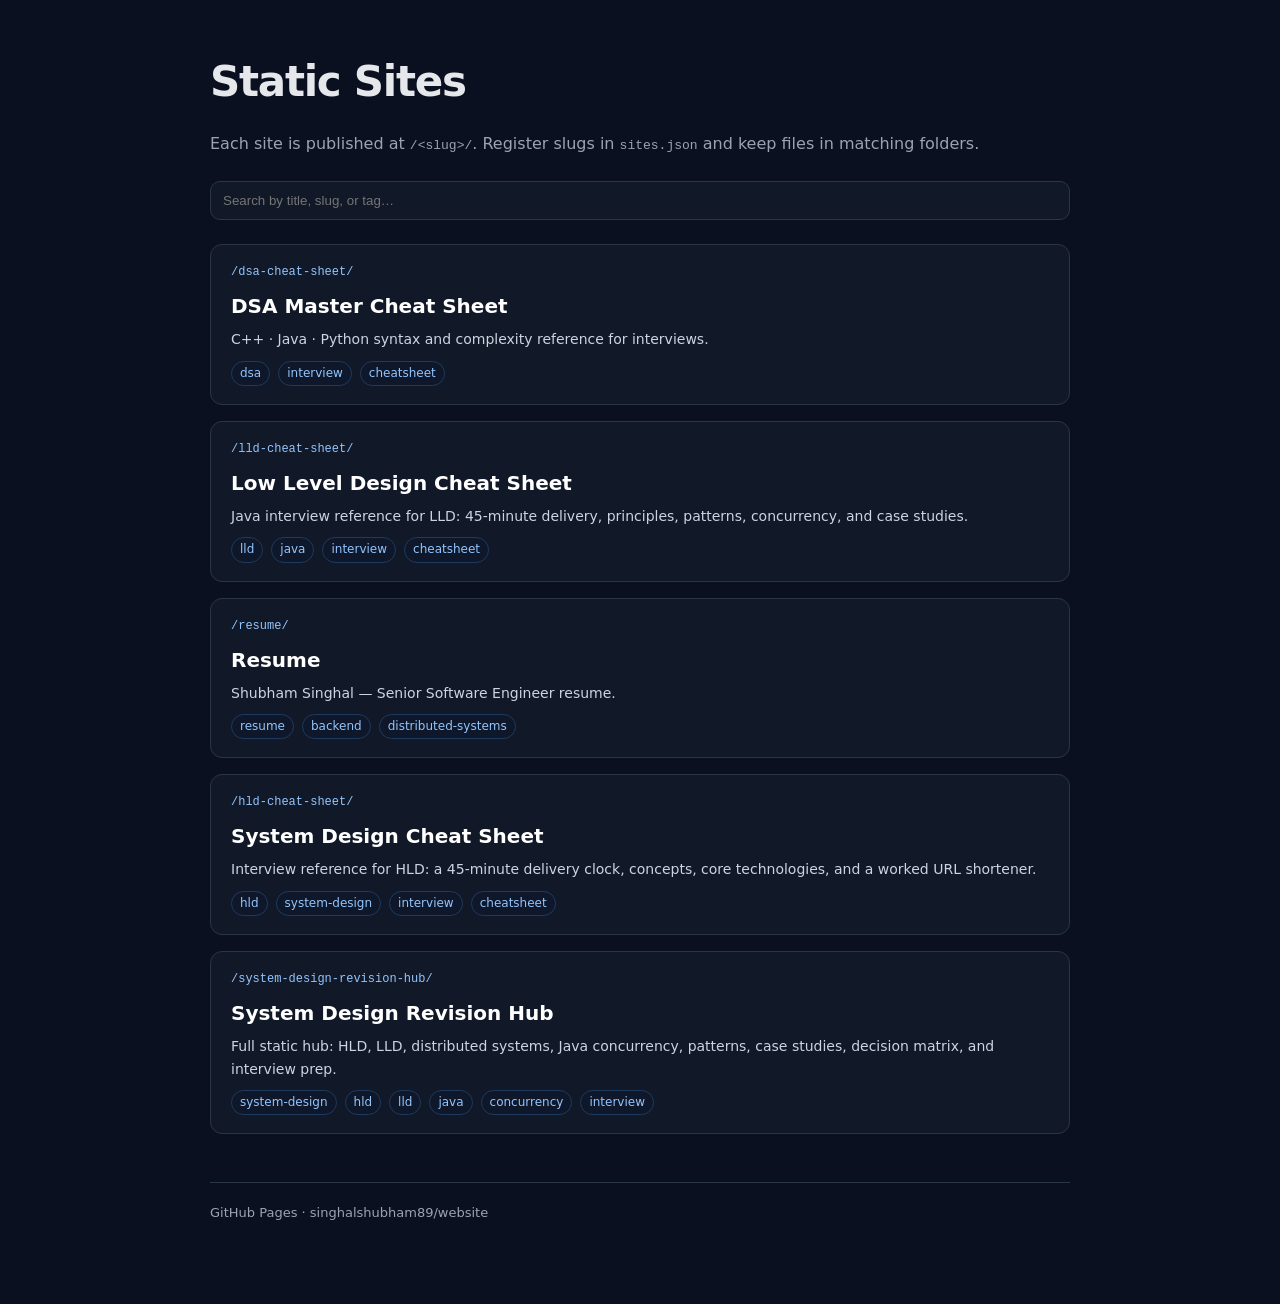
<file: index.html>
<!doctype html>
<html lang="en">
<head>
  <meta charset="utf-8">
  <meta name="viewport" content="width=device-width, initial-scale=1">
  <title>Static Sites</title>
  <style>
    :root {
      --bg: #0b1020;
      --panel: #111827;
      --text: #e5e7eb;
      --muted: #9ca3af;
      --line: #2b3548;
      --accent: #60a5fa;
    }
    * { box-sizing: border-box; }
    body {
      margin: 0;
      font-family: Inter, ui-sans-serif, system-ui, -apple-system, BlinkMacSystemFont, "Segoe UI", sans-serif;
      background: var(--bg);
      color: var(--text);
      line-height: 1.6;
      min-height: 100vh;
    }
    .wrap {
      max-width: 900px;
      margin: 0 auto;
      padding: 48px 20px 80px;
    }
    h1 {
      margin: 0 0 8px;
      font-size: clamp(28px, 4vw, 42px);
      letter-spacing: -0.03em;
    }
    .sub {
      color: var(--muted);
      margin-bottom: 24px;
    }
    .search {
      width: 100%;
      padding: 11px 12px;
      border-radius: 10px;
      border: 1px solid var(--line);
      background: var(--panel);
      color: var(--text);
      outline: none;
      margin-bottom: 24px;
    }
    .search:focus { border-color: var(--accent); }
    .grid {
      display: grid;
      gap: 16px;
    }
    .card {
      display: block;
      padding: 18px 20px;
      border: 1px solid var(--line);
      border-radius: 12px;
      background: var(--panel);
      color: inherit;
      text-decoration: none;
      transition: border-color 0.15s ease, transform 0.15s ease;
    }
    .card:hover {
      border-color: var(--accent);
      transform: translateY(-1px);
    }
    .card h2 {
      margin: 0 0 6px;
      font-size: 20px;
      color: #fff;
    }
    .slug {
      font-family: ui-monospace, SFMono-Regular, Menlo, monospace;
      font-size: 12px;
      color: #93c5fd;
      margin-bottom: 8px;
    }
    .card p {
      margin: 0;
      color: #cbd5e1;
      font-size: 14px;
    }
    .tags {
      margin-top: 10px;
      display: flex;
      flex-wrap: wrap;
      gap: 8px;
    }
    .tag {
      font-size: 12px;
      color: #93c5fd;
      border: 1px solid #1e3a5f;
      background: #0f172a;
      border-radius: 999px;
      padding: 2px 8px;
    }
    .empty, .error, .hidden {
      display: none;
    }
    .empty.show, .error.show {
      display: block;
      color: var(--muted);
      border: 1px dashed var(--line);
      border-radius: 12px;
      padding: 20px;
    }
    footer {
      margin-top: 48px;
      padding-top: 20px;
      border-top: 1px solid var(--line);
      color: var(--muted);
      font-size: 13px;
    }
  </style>
</head>
<body>
  <main class="wrap">
    <h1>Static Sites</h1>
    <p class="sub">Each site is published at <code>/&lt;slug&gt;/</code>. Register slugs in <code>sites.json</code> and keep files in matching folders.</p>
    <input id="search" class="search" type="search" placeholder="Search by title, slug, or tag…" aria-label="Search sites">
    <div id="sites" class="grid" aria-live="polite"></div>
    <div id="empty" class="empty">No sites match your search.</div>
    <div id="error" class="error">Could not load <code>sites.json</code>.</div>
    <footer>GitHub Pages · singhalshubham89/website</footer>
  </main>
  <script>
    const sitesEl = document.getElementById("sites");
    const emptyEl = document.getElementById("empty");
    const errorEl = document.getElementById("error");
    const searchEl = document.getElementById("search");
    let sites = [];

    function siteUrl(slug) {
      return `${slug}/`;
    }

    function render(list) {
      if (!list.length) {
        sitesEl.innerHTML = "";
        emptyEl.classList.add("show");
        return;
      }

      emptyEl.classList.remove("show");
      sitesEl.innerHTML = list.map((site) => `
        <a class="card" href="${siteUrl(site.slug)}" data-slug="${site.slug}">
          <div class="slug">/${site.slug}/</div>
          <h2>${site.title}</h2>
          <p>${site.description || ""}</p>
          ${site.tags?.length ? `<div class="tags">${site.tags.map((t) => `<span class="tag">${t}</span>`).join("")}</div>` : ""}
        </a>
      `).join("");
    }

    function filterSites(query) {
      const q = query.trim().toLowerCase();
      if (!q) return sites;
      return sites.filter((site) => {
        const haystack = [
          site.slug,
          site.title,
          site.description || "",
          ...(site.tags || []),
        ].join(" ").toLowerCase();
        return haystack.includes(q);
      });
    }

    async function loadSites() {
      try {
        const res = await fetch("sites.json", { cache: "no-store" });
        if (!res.ok) throw new Error("Failed to load sites.json");
        const data = await res.json();
        sites = (data.sites || data).slice().sort((a, b) =>
          (a.title || a.slug).localeCompare(b.title || b.slug)
        );
        render(sites);
      } catch (err) {
        errorEl.classList.add("show");
      }
    }

    searchEl.addEventListener("input", () => {
      render(filterSites(searchEl.value));
    });

    loadSites();
  </script>
</body>
</html>
</file>
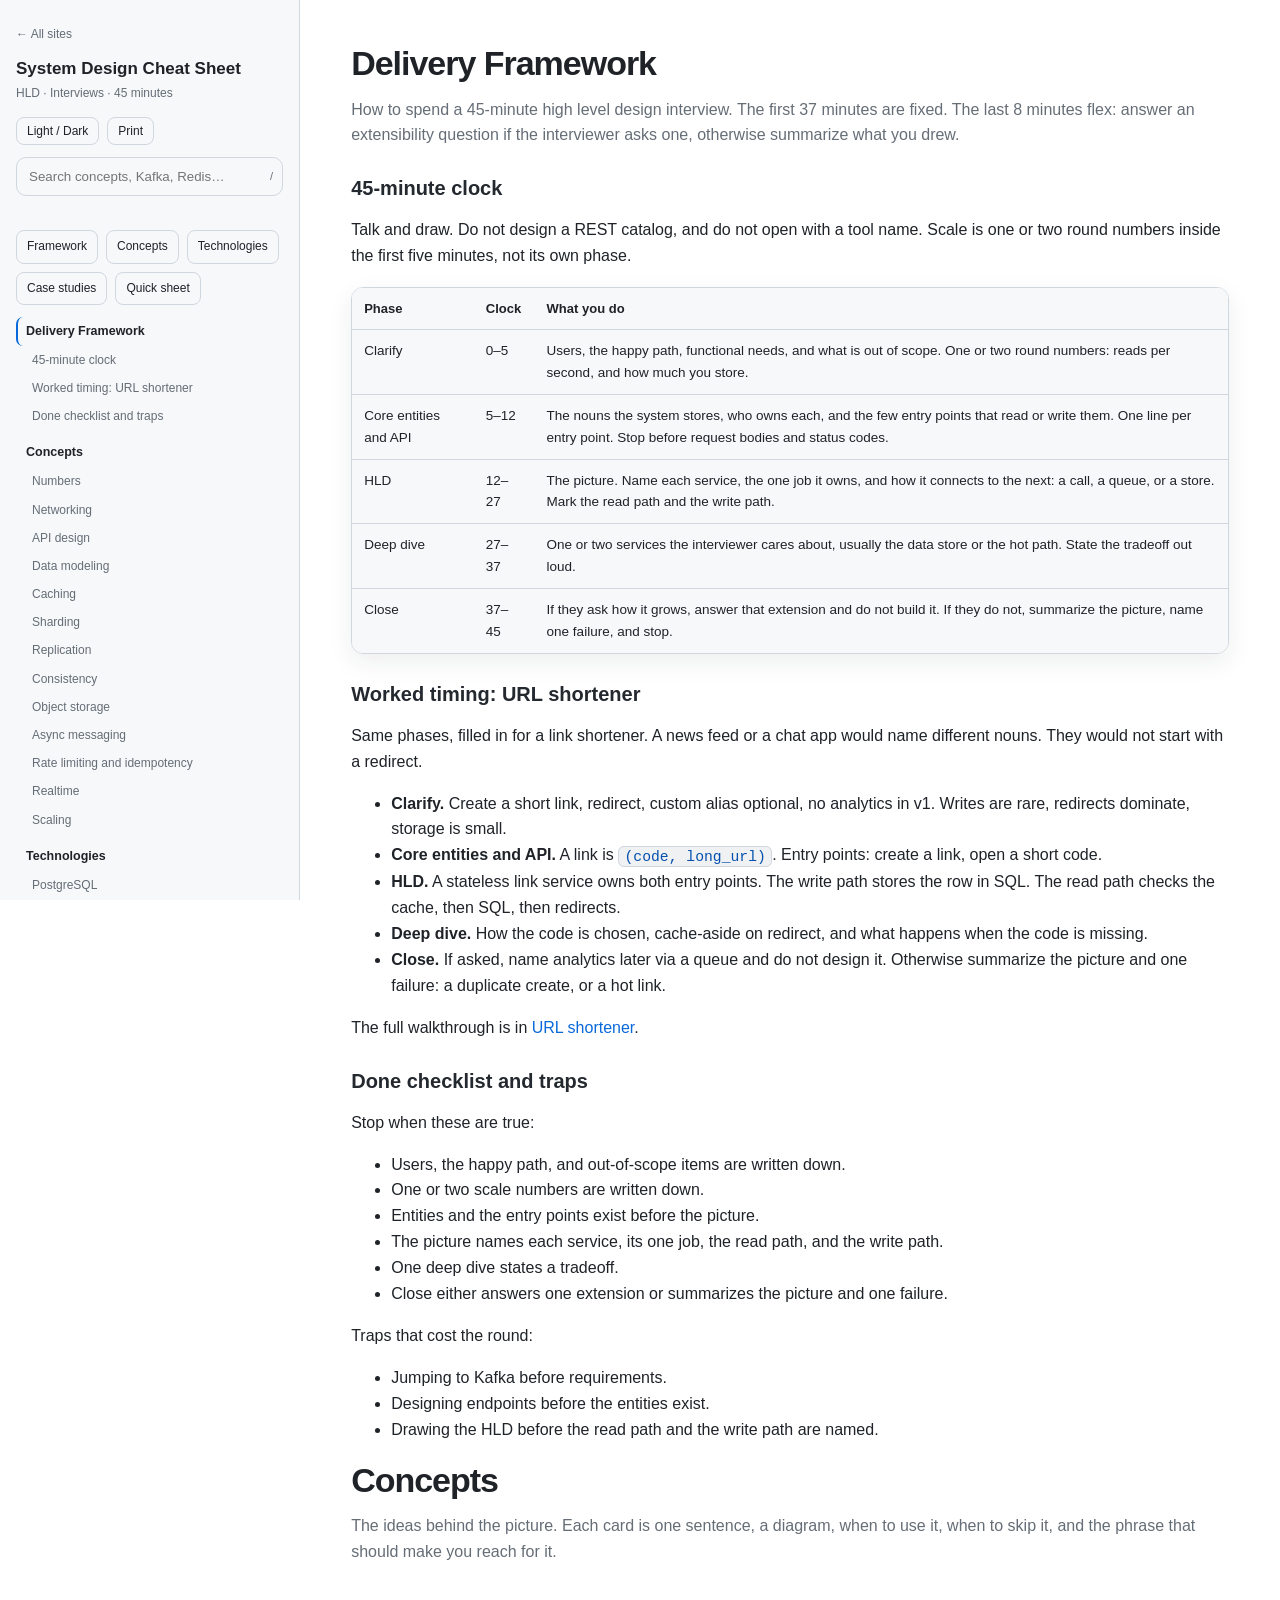
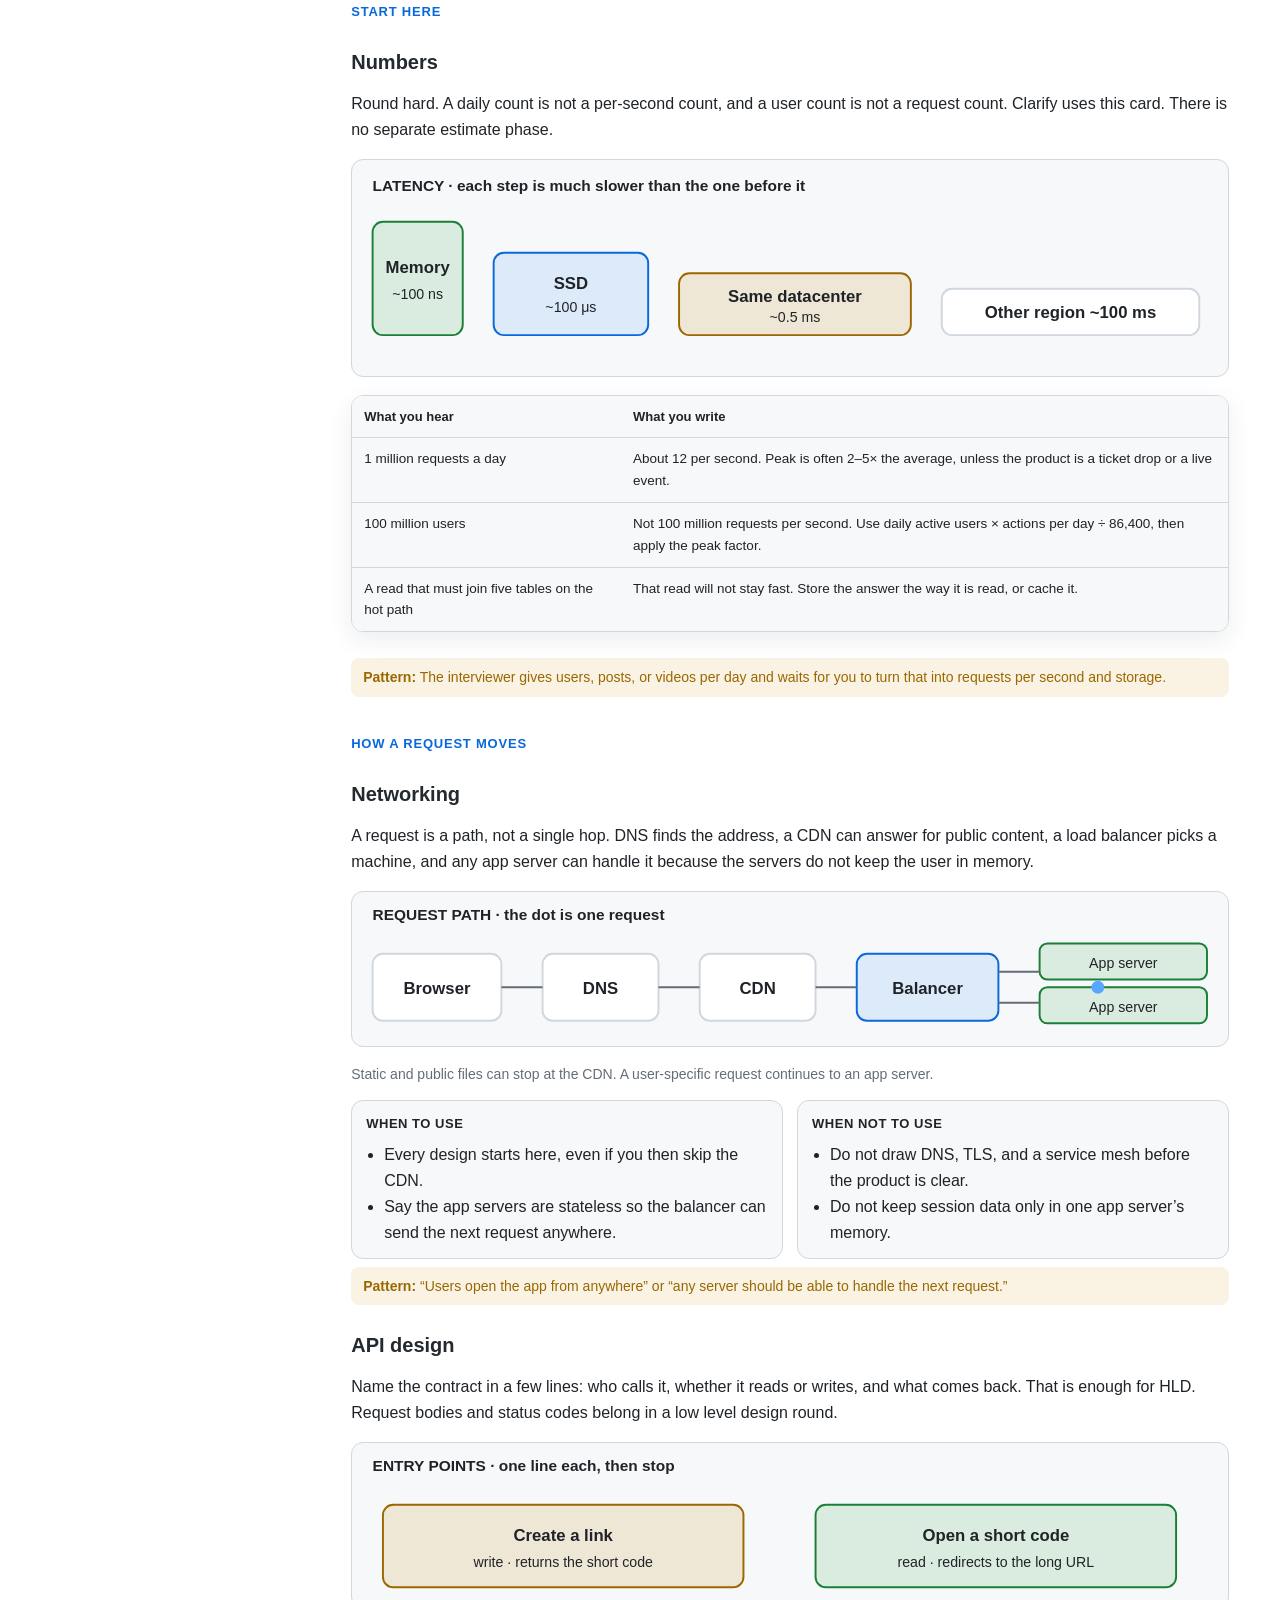
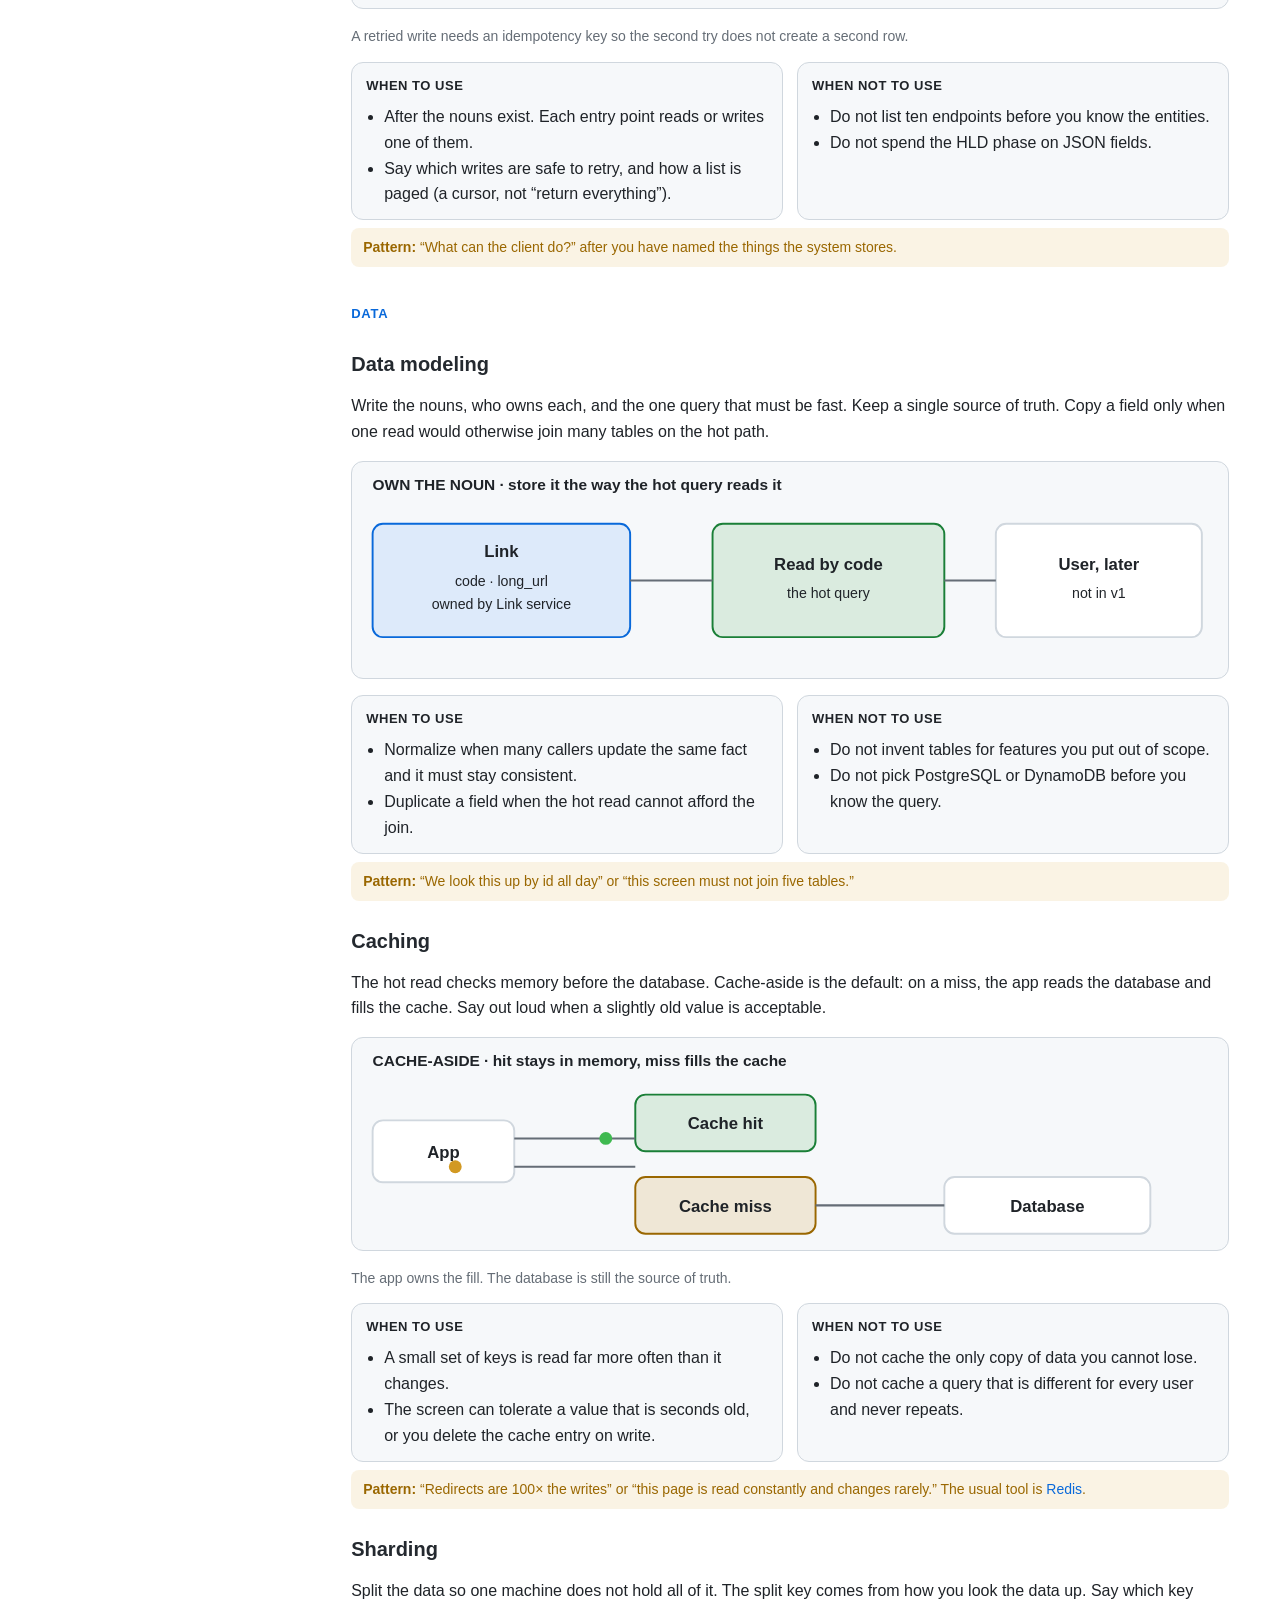
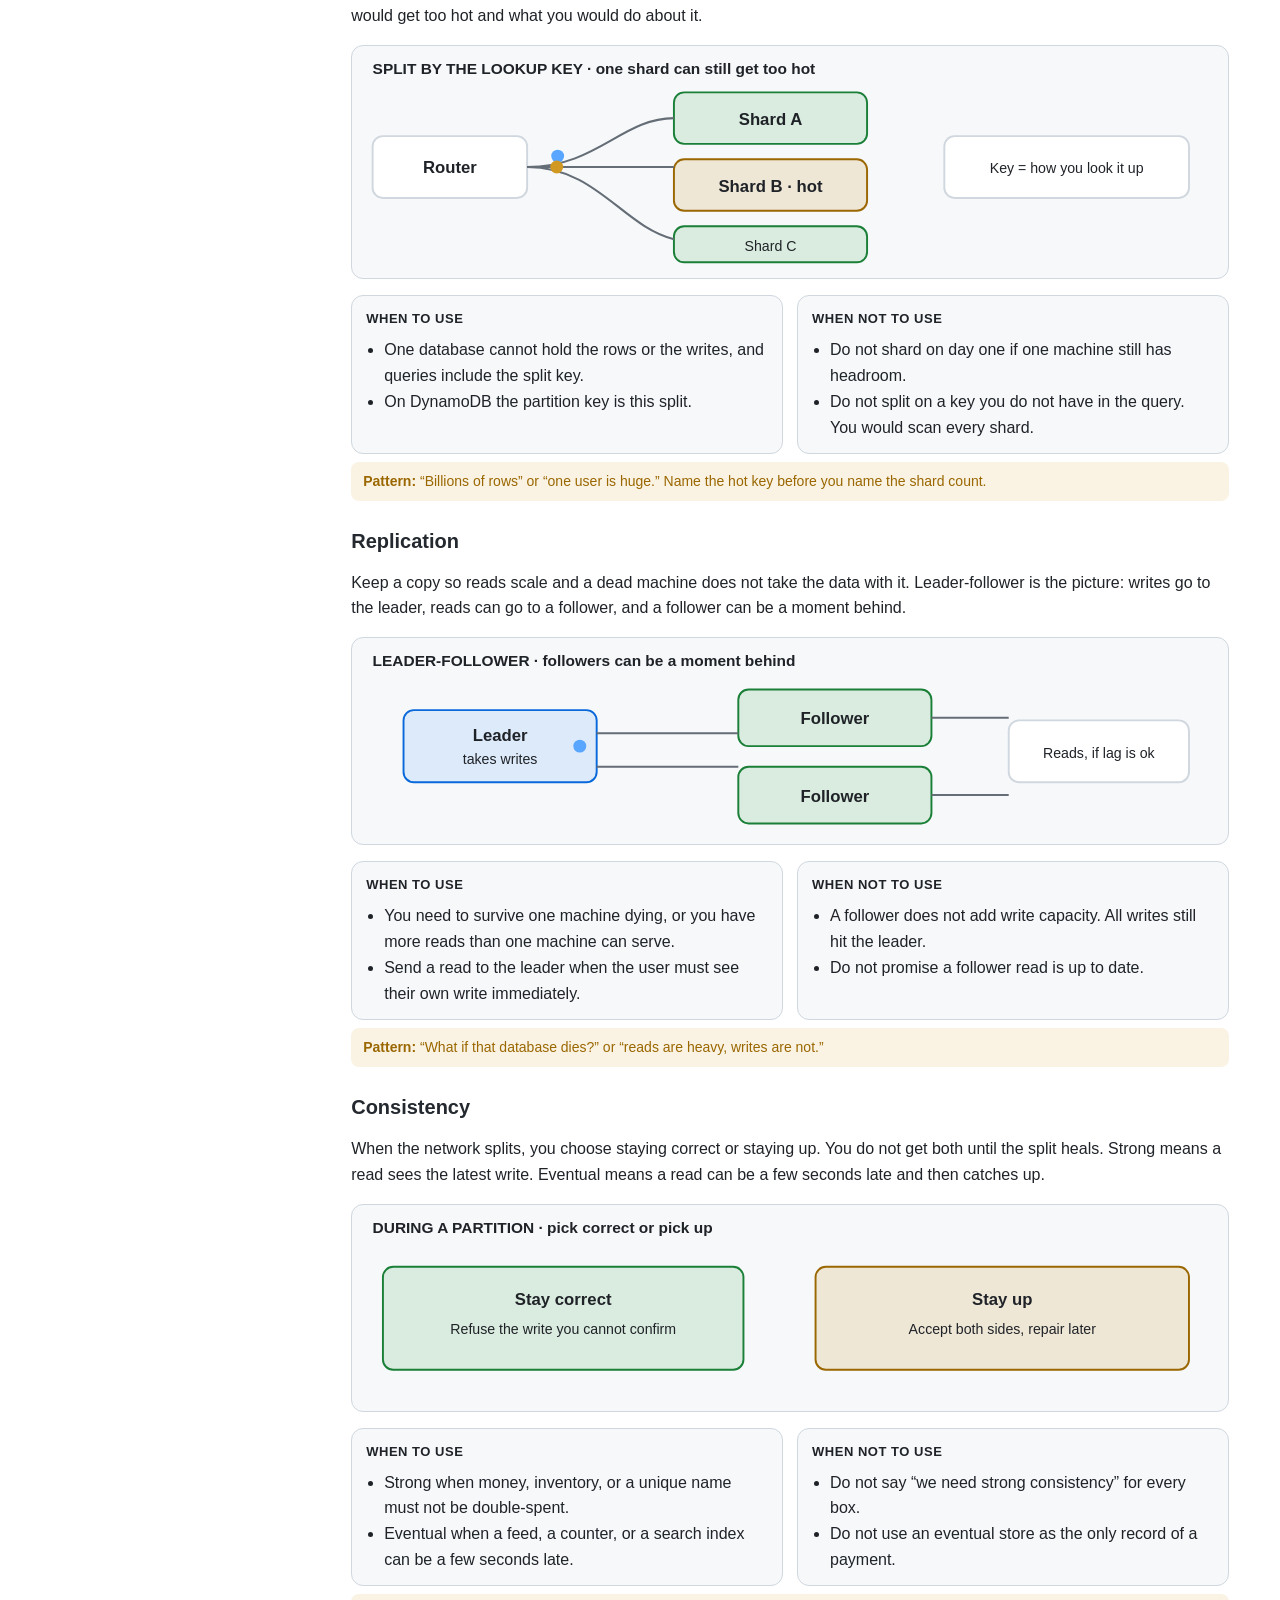
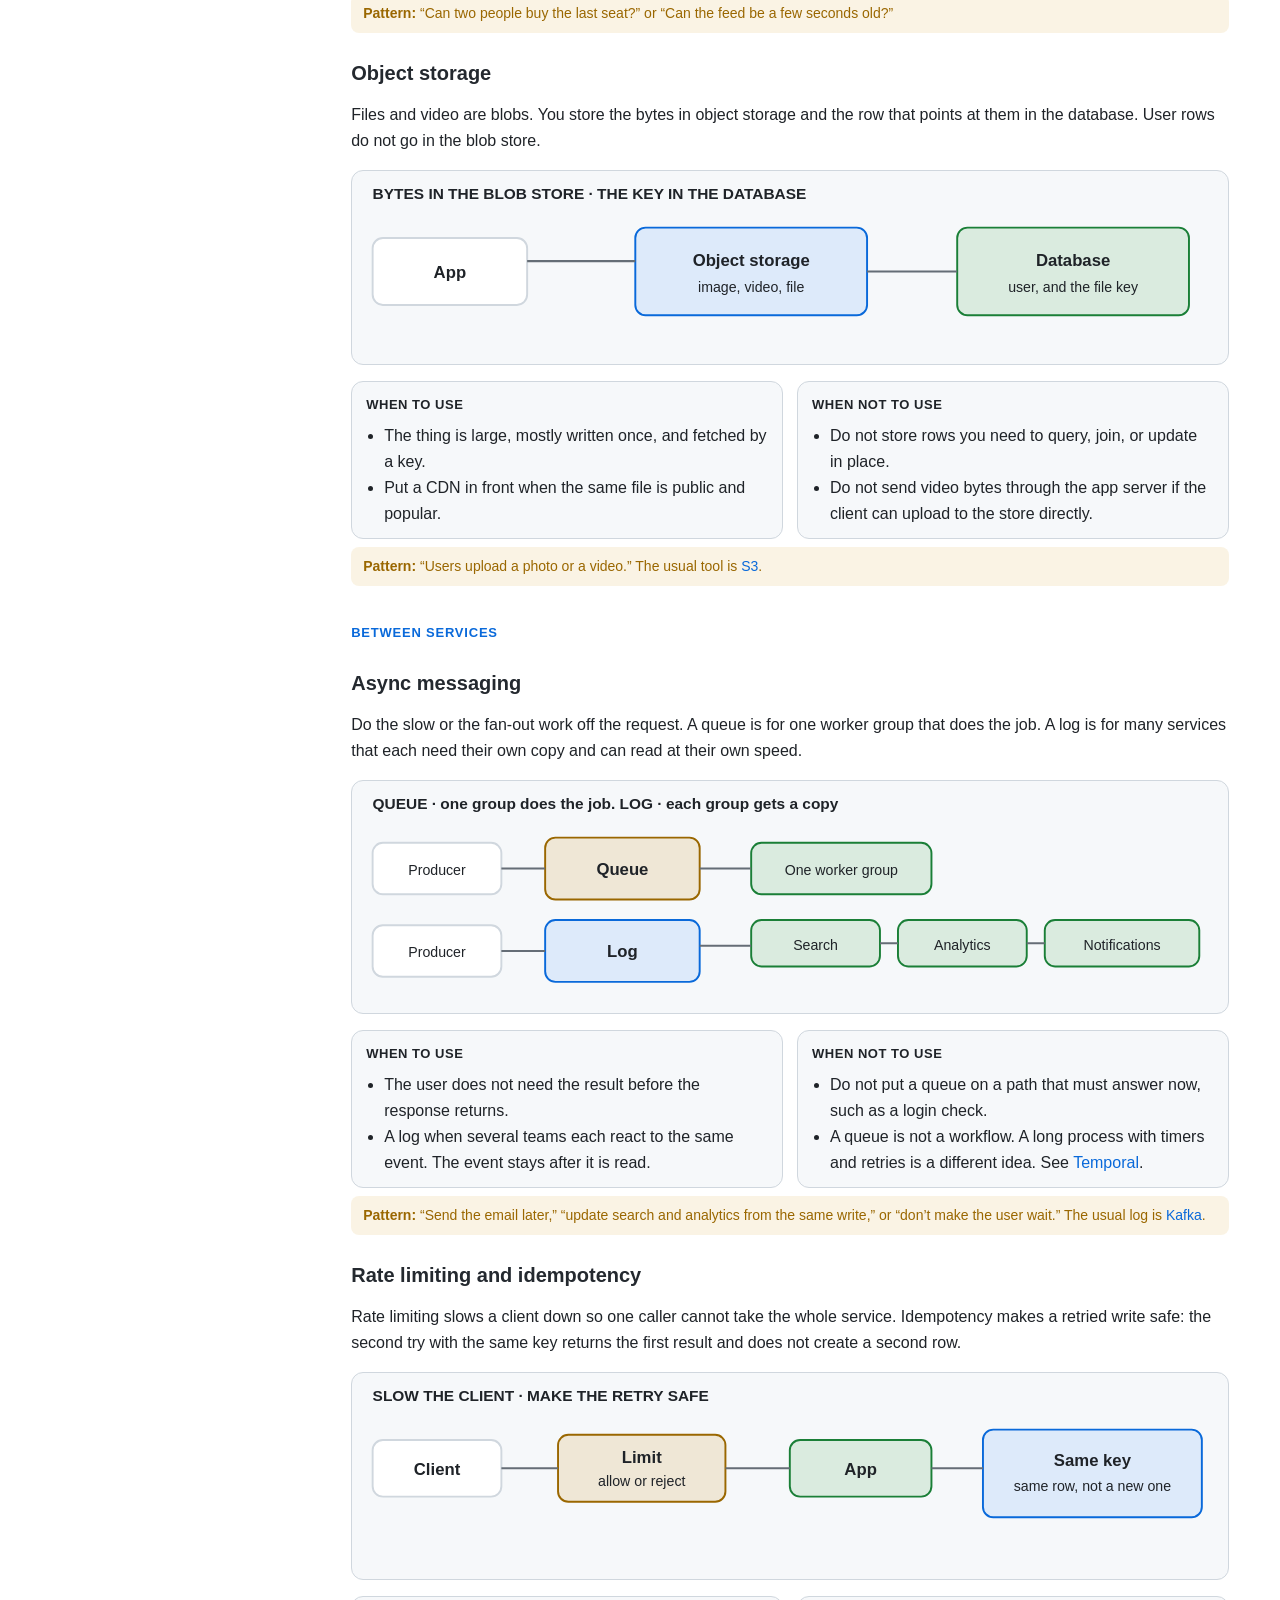
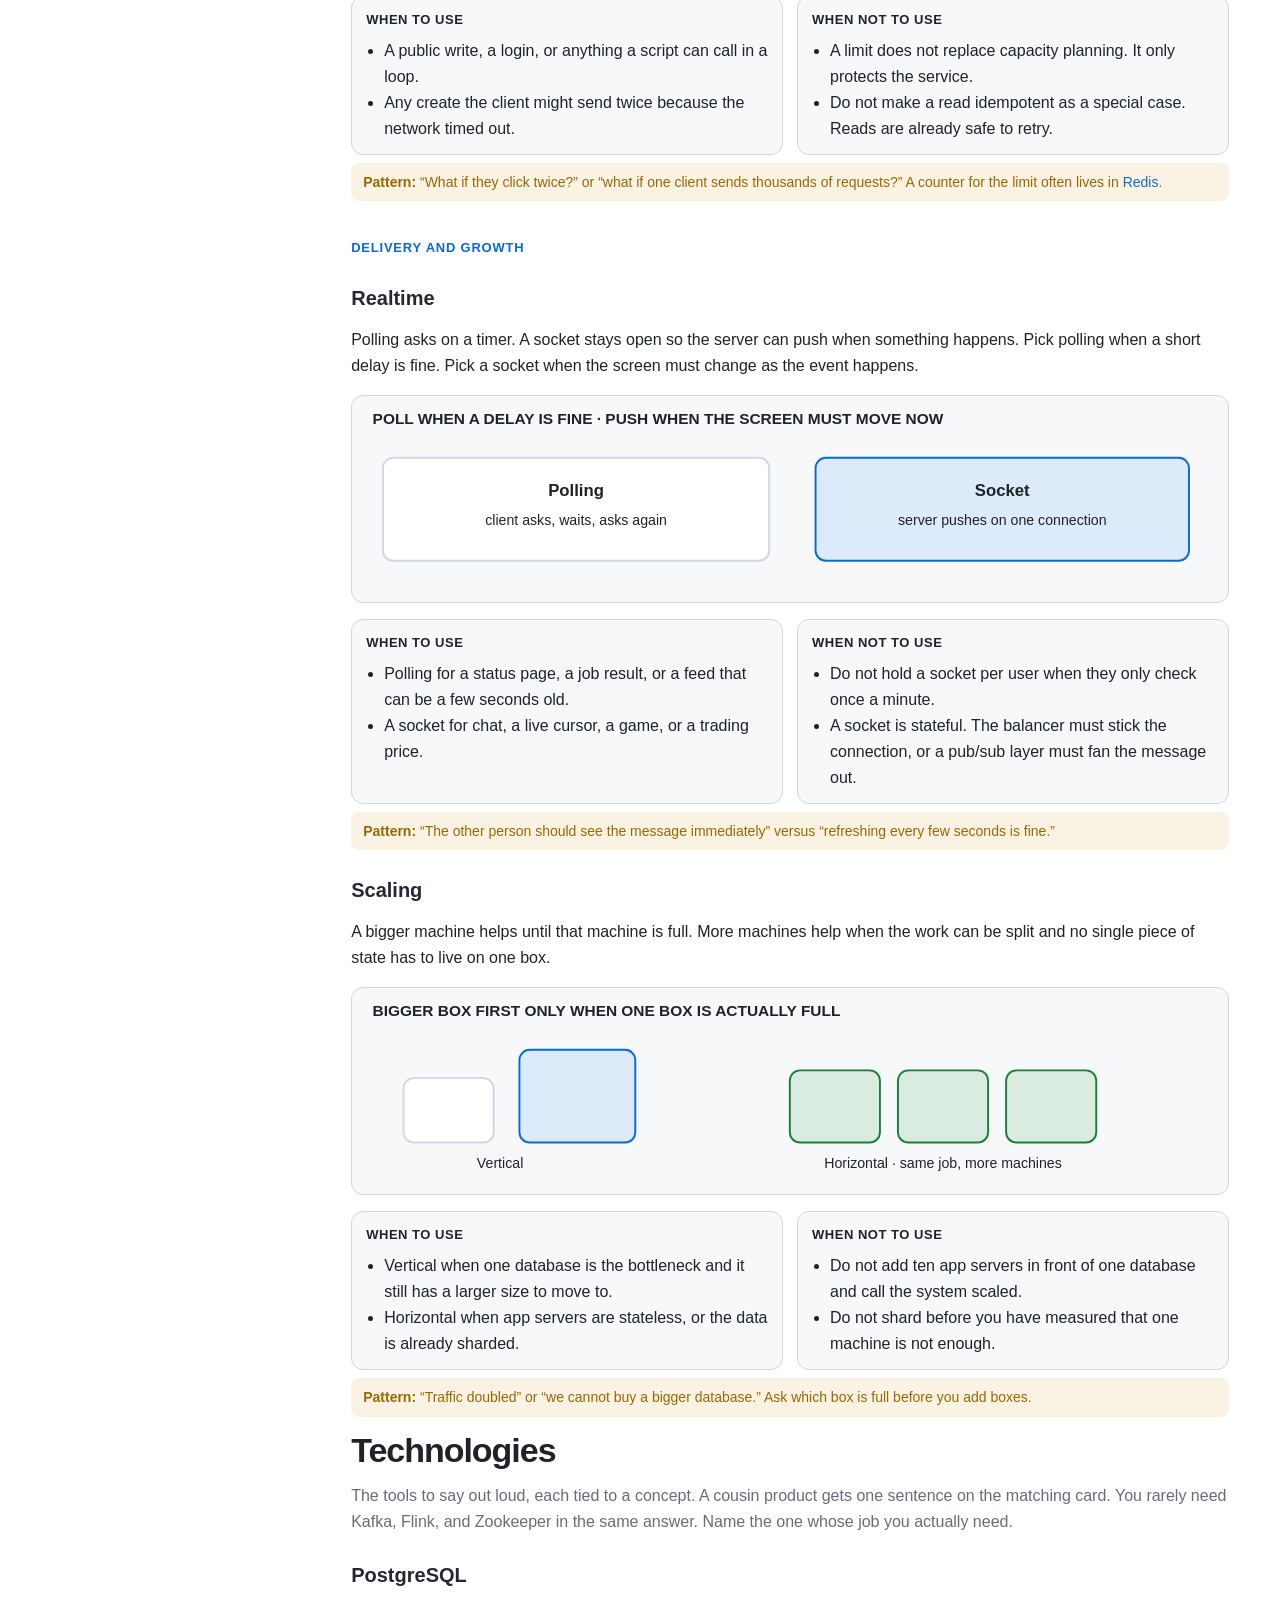
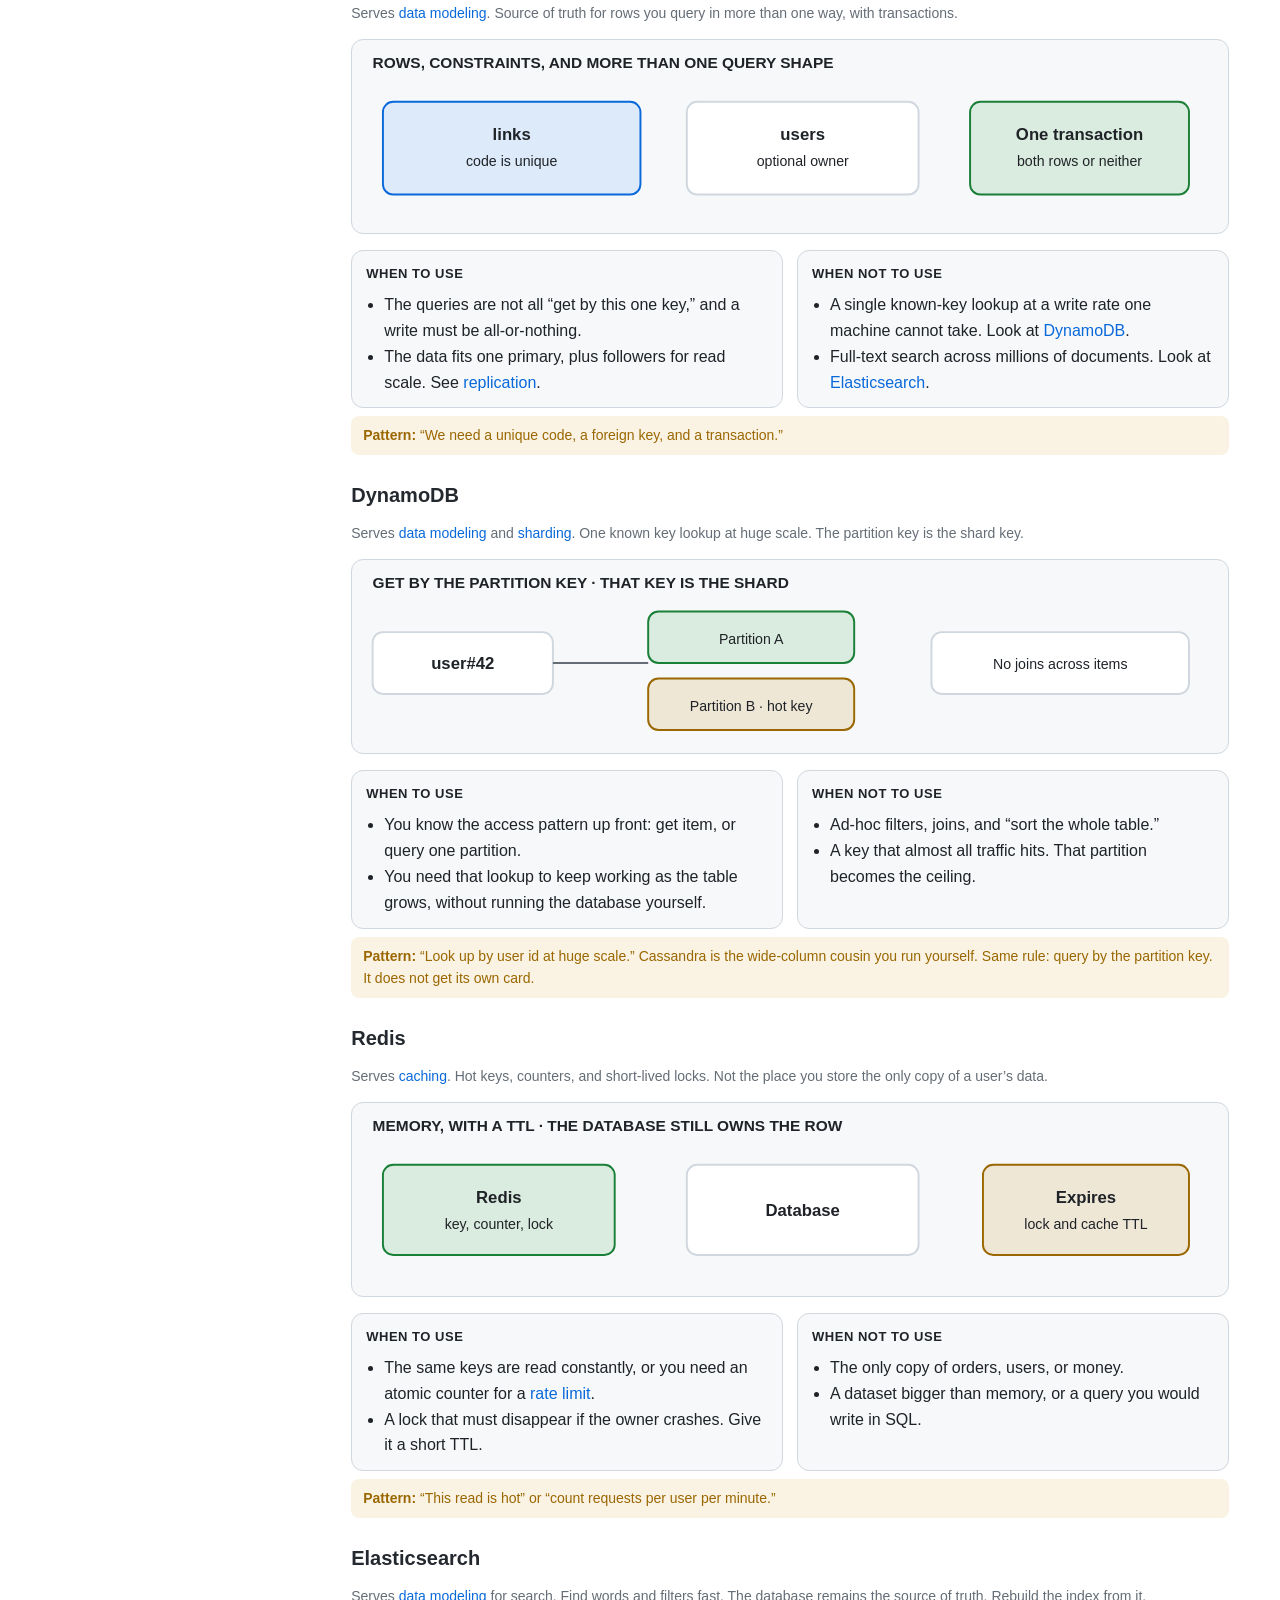
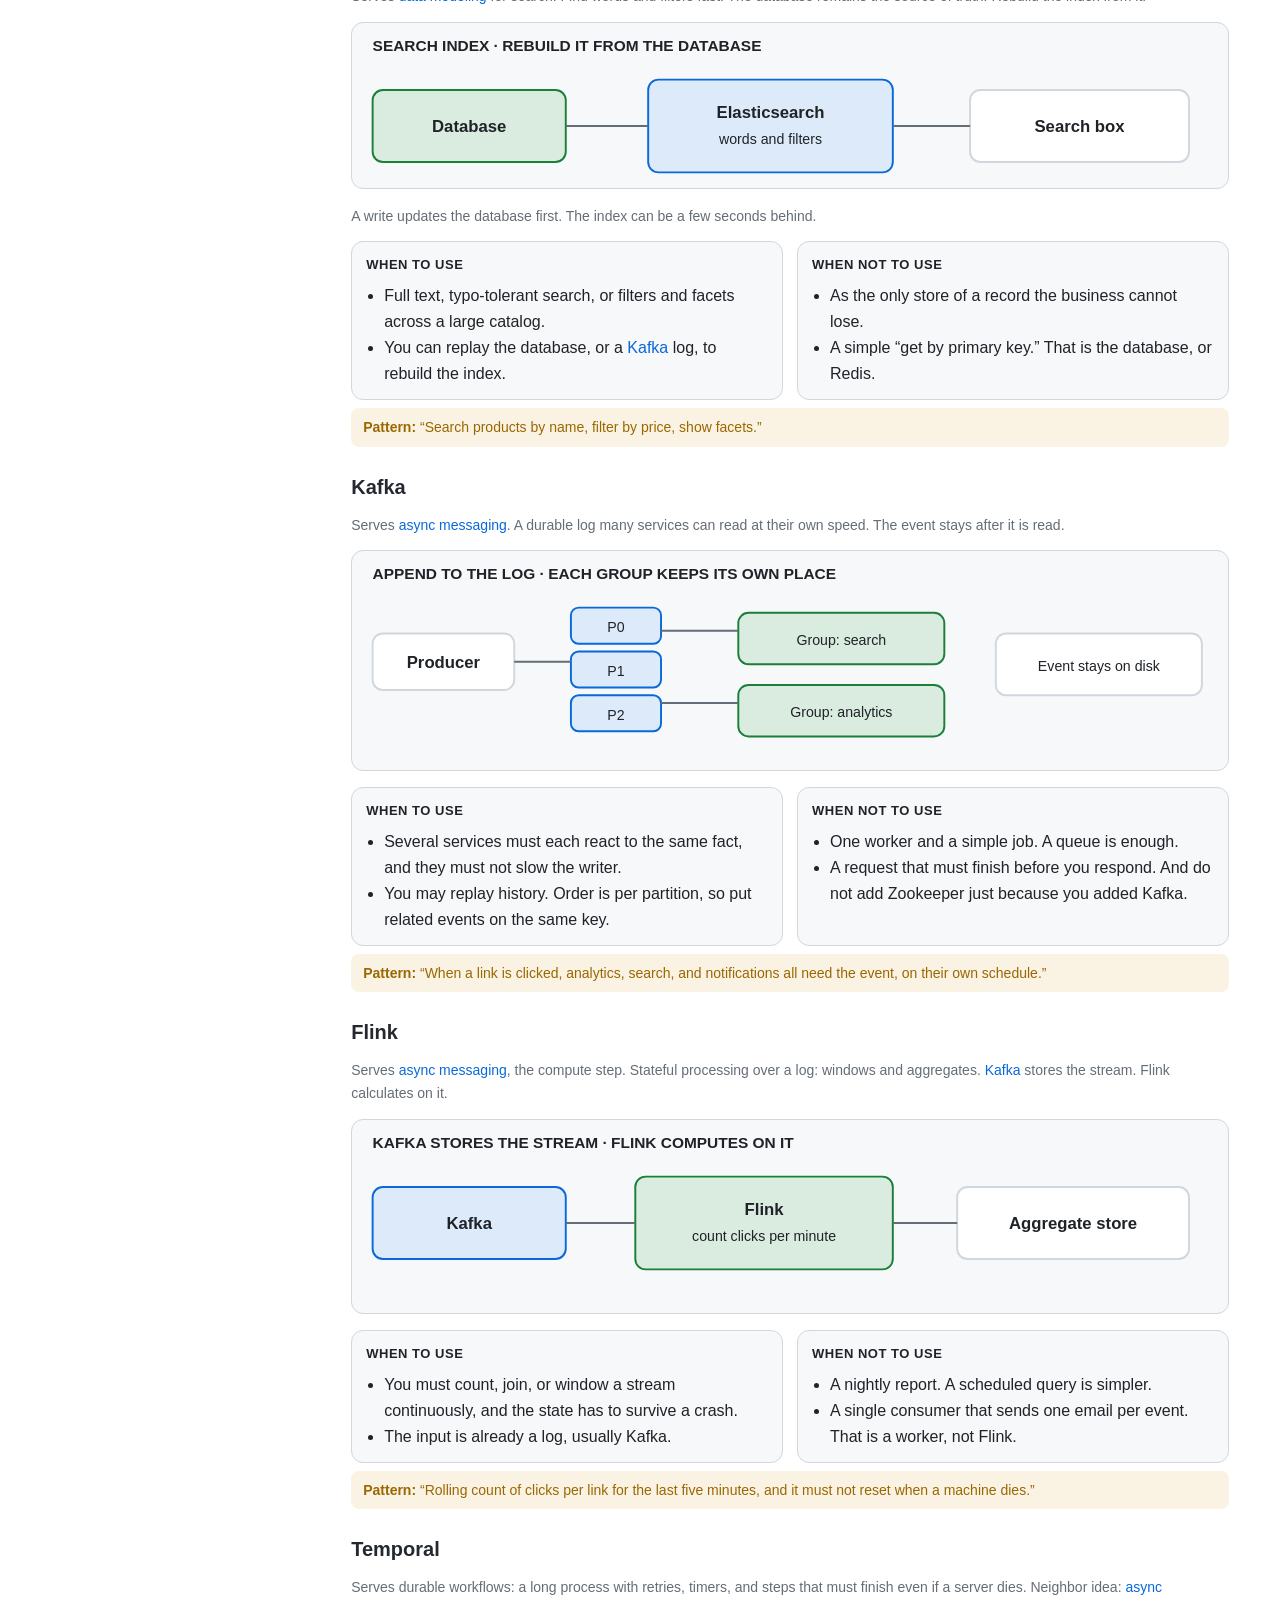
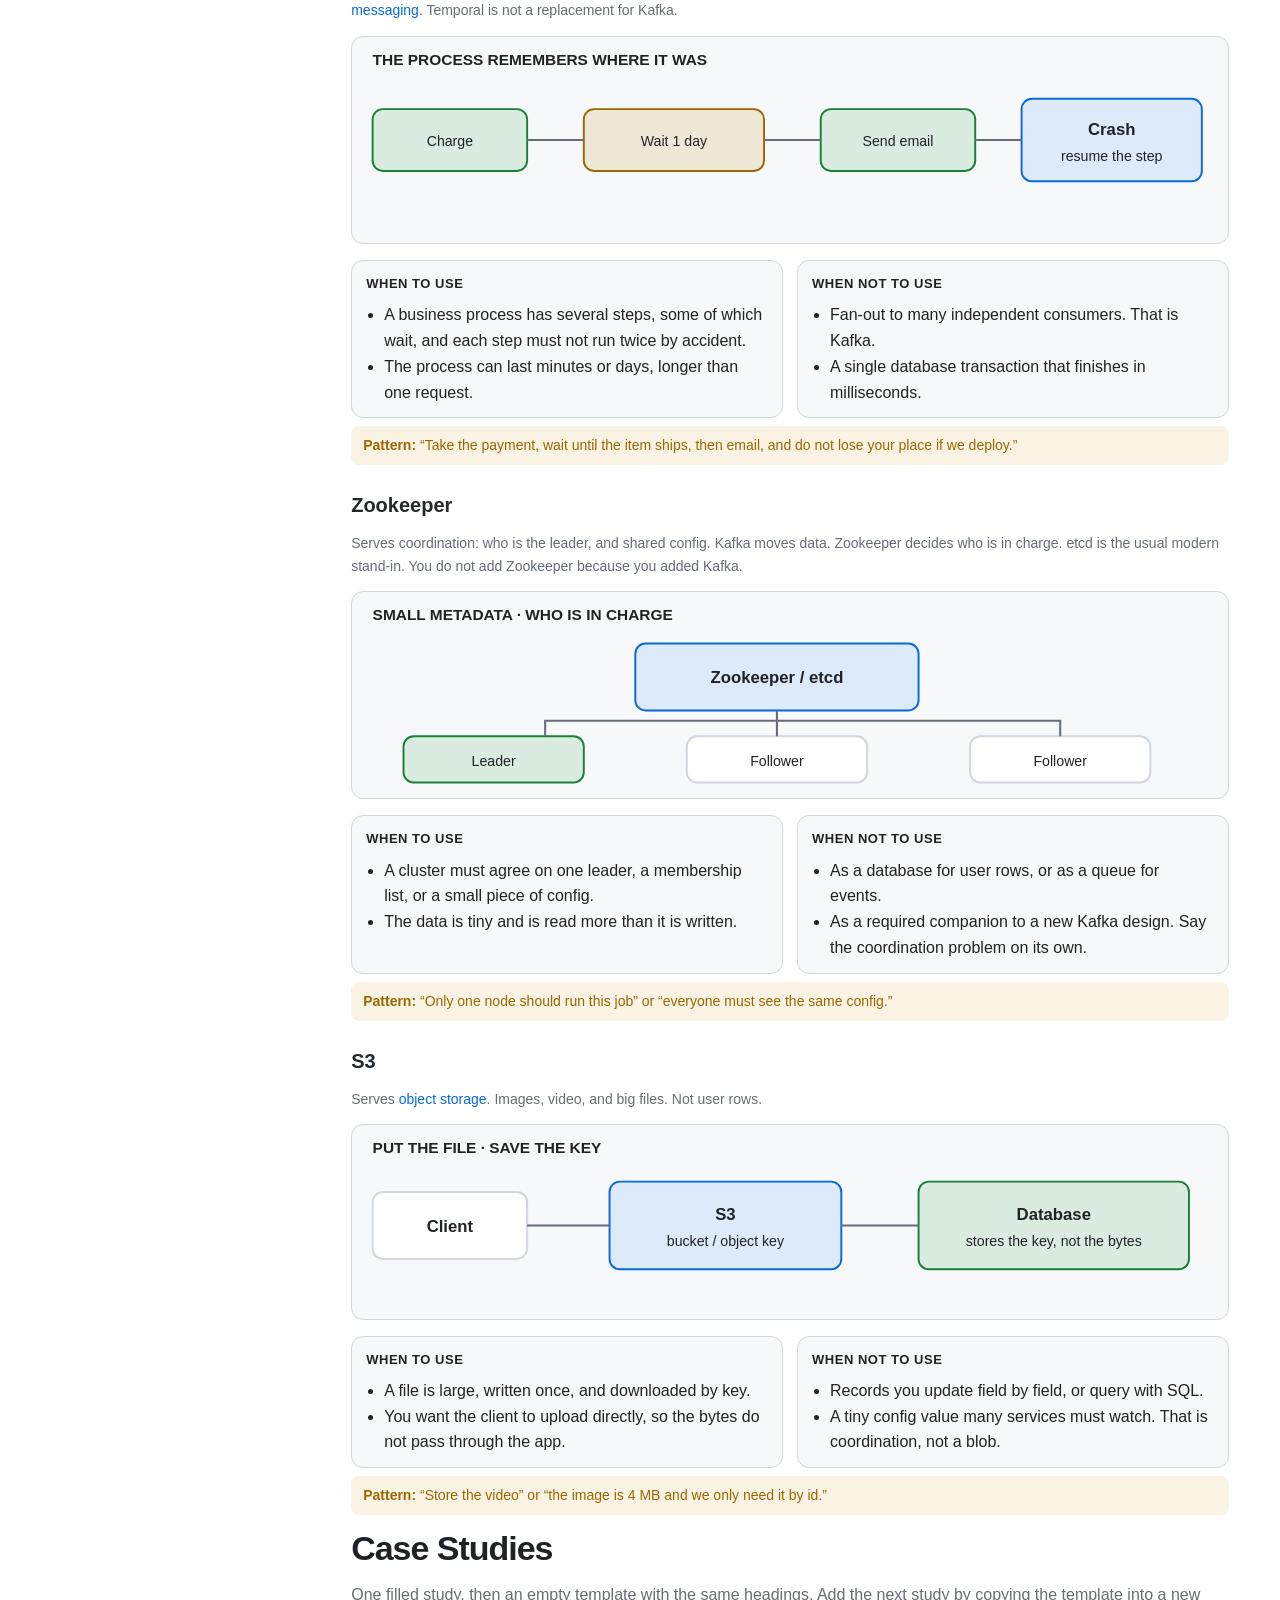
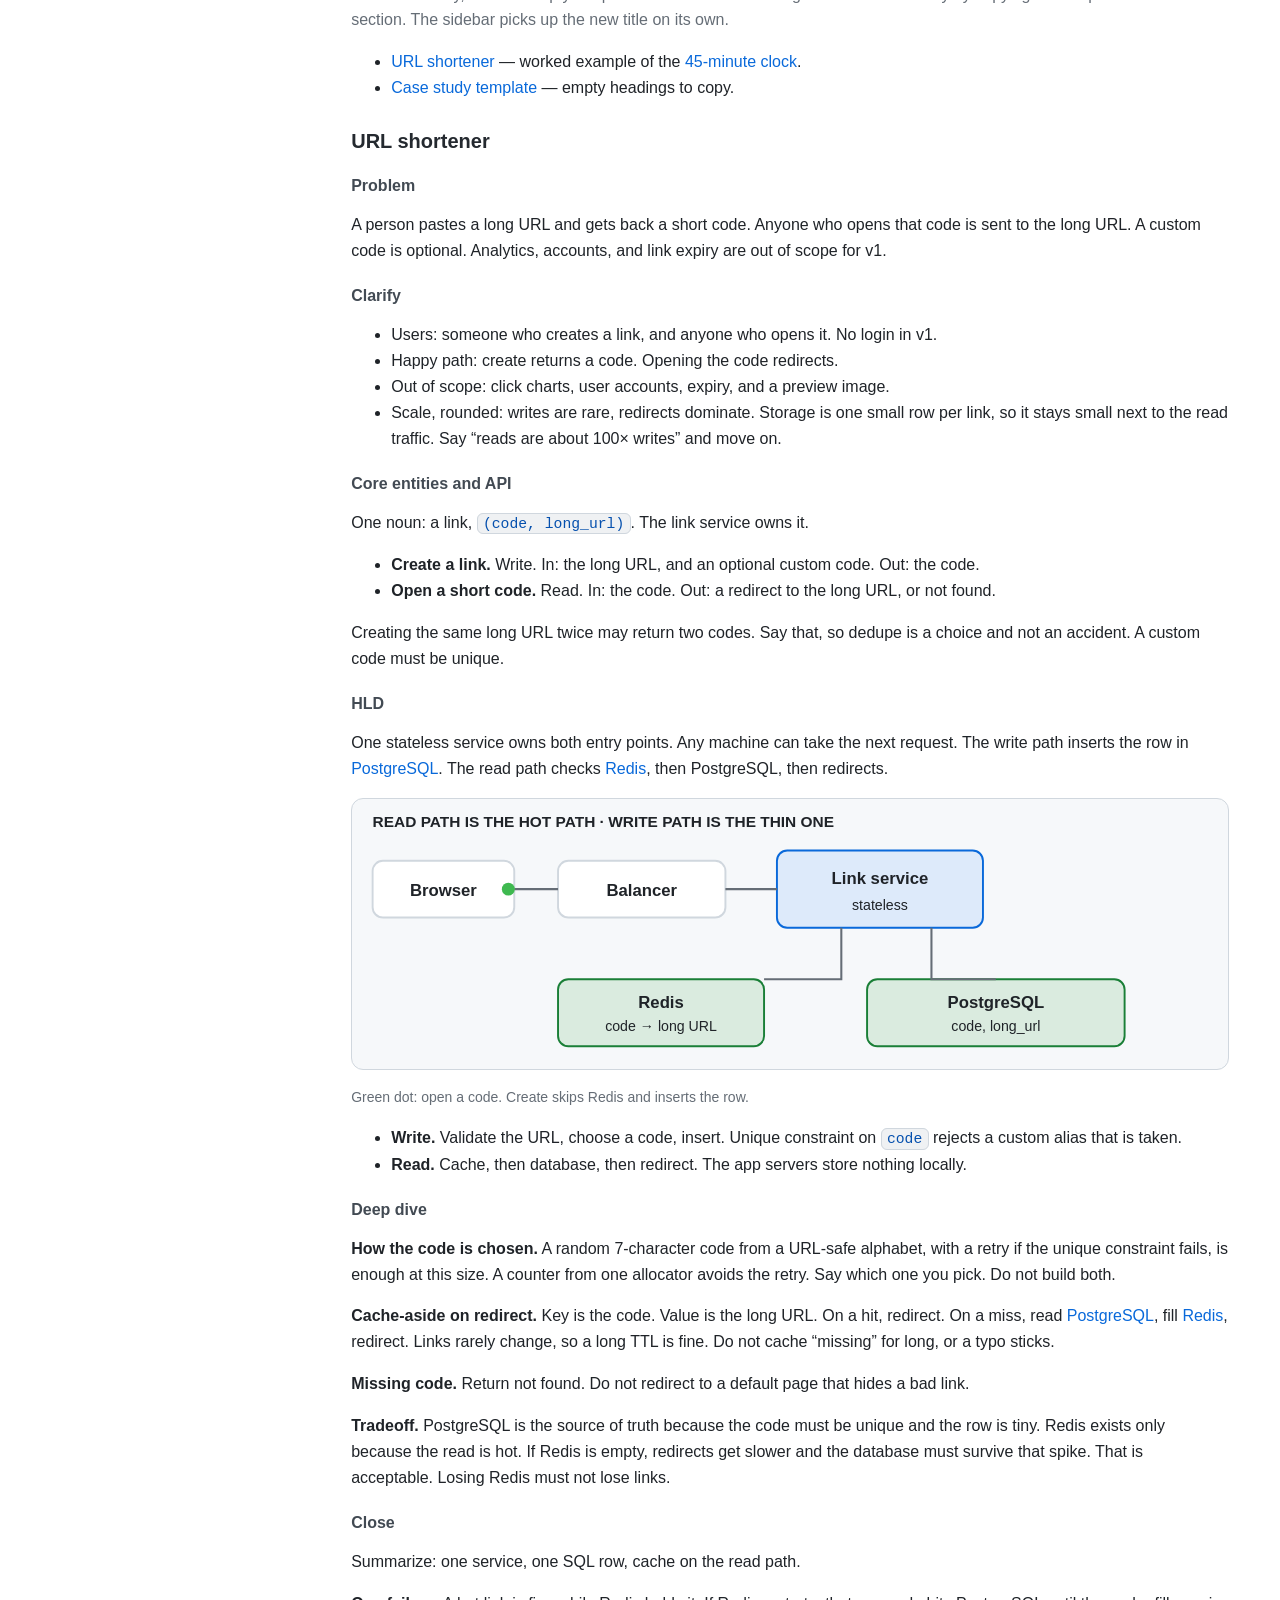
<file: hld-cheat-sheet/index.html>
<!doctype html>
<html lang="en">
<head>
<meta charset="utf-8">
<meta name="viewport" content="width=device-width, initial-scale=1">
<title>System Design Cheat Sheet — HLD</title>
<meta name="description" content="Interview reference for high level design: a 45-minute delivery clock, concepts, core technologies, and a worked URL shortener.">
<meta name="theme-color" content="#0d1117">
<style>
:root{--bg:#0d1117;--panel:#161b22;--panel2:#010409;--text:#e6edf3;--muted:#8b949e;--line:#30363d;--accent:#58a6ff;--code:#0d1117;--good:#3fb950;--warn:#d29922;--bad:#f85149;--heading:#f0f6fc;--heading-2:#c9d1d9;--heading-3:#b1bac4;--toc:#c9d1d9;--toc-muted:#8b949e;--code-inline-bg:rgba(110,118,129,.2);--code-inline-border:#30363d;--code-inline-text:#79c0ff;--chip-active-bg:rgba(56,139,253,.15);--chip-active-border:#388bfd;--chip-active-text:#58a6ff;--shadow:0 8px 24px rgba(1,4,9,.35);--scroll:72px}
html[data-theme="light"]{--bg:#ffffff;--panel:#f6f8fa;--panel2:#f6f8fa;--text:#1f2328;--muted:#656d76;--line:#d0d7de;--accent:#0969da;--code:#f6f8fa;--good:#1a7f37;--warn:#9a6700;--bad:#cf222e;--heading:#1f2328;--heading-2:#24292f;--heading-3:#424a53;--toc:#24292f;--toc-muted:#656d76;--code-inline-bg:rgba(175,184,193,.2);--code-inline-border:#d0d7de;--code-inline-text:#0550ae;--chip-active-bg:#ddf4ff;--chip-active-border:#0969da;--chip-active-text:#0969da;--shadow:0 8px 24px rgba(31,35,40,.08)}
*{box-sizing:border-box}html{scroll-behavior:smooth}body{margin:0;font-family:-apple-system,BlinkMacSystemFont,"Segoe UI",Helvetica,Arial,sans-serif;background:var(--bg);color:var(--text);line-height:1.62}
a{color:var(--accent);text-decoration:none}a:hover{text-decoration:underline}
.progress{position:fixed;top:0;left:0;right:0;height:3px;z-index:30;background:transparent}
.progress>span{display:block;height:100%;width:0;background:linear-gradient(90deg,#58a6ff,#3fb950)}
.shell{display:grid;grid-template-columns:300px minmax(0,1fr);min-height:100vh}
.sidebar{position:sticky;top:0;height:100vh;overflow:auto;padding:20px 16px 28px;border-right:1px solid var(--line);background:var(--panel2)}
.back{display:inline-flex;align-items:center;gap:6px;font-size:12px;color:var(--muted);margin-bottom:14px}
.back:hover{color:var(--accent);text-decoration:none}
.brand{font-size:17px;font-weight:800;margin-bottom:4px;line-height:1.25}
.sub{font-size:12px;color:var(--muted);margin-bottom:14px}
.toolbar{display:flex;flex-wrap:wrap;gap:8px;margin-bottom:12px}
.btn,.chip{border:1px solid var(--line);background:var(--panel);color:var(--text);border-radius:8px;padding:6px 10px;font-size:12px;cursor:pointer}
a.chip{text-decoration:none;display:inline-block}
.btn:hover,.chip:hover{border-color:var(--accent);text-decoration:none}
.search-wrap{position:relative;margin-bottom:10px}
.search{width:100%;padding:11px 12px;border-radius:10px;border:1px solid var(--line);background:var(--panel);color:var(--text);outline:none}
.search:focus{border-color:var(--accent);box-shadow:0 0 0 3px rgba(88,166,255,.2)}
.search-hint{position:absolute;right:10px;top:50%;transform:translateY(-50%);font-size:11px;color:var(--muted);pointer-events:none}
.search-meta{font-size:11px;color:var(--muted);margin:-4px 0 12px;min-height:16px}
#toc a{display:block;padding:6px 8px;border-radius:7px;color:var(--toc);font-size:12.5px;line-height:1.35;border-left:2px solid transparent}
#toc a:hover{background:var(--panel);text-decoration:none}
#toc a.active{background:var(--panel);border-left-color:var(--accent);color:var(--heading)}
#toc a.h1{font-weight:700;margin-top:8px;color:var(--heading)}
#toc a.h2{padding-left:14px;font-size:12px;color:var(--toc-muted)}
#toc a.h3{padding-left:22px;font-size:11.5px;color:var(--muted)}
.main{min-width:0;padding:42px clamp(20px,4vw,62px) 80px}
.content{max-width:1100px;margin:0 auto}
h1,h2,h3{scroll-margin-top:var(--scroll);line-height:1.25}
h1{font-size:clamp(28px,3.5vw,40px);letter-spacing:-.03em;margin:0 0 12px;font-weight:800;color:var(--heading)}
section.level1>h1{font-size:clamp(26px,3vw,34px)}
section.level1:not(:first-of-type)>h1{margin-top:8px}
h2{font-size:20px;margin:28px 0 10px;color:var(--heading-2);font-weight:700}
h3{font-size:16px;margin:22px 0 8px;font-weight:650;color:var(--heading-3)}
p,li{color:var(--text)}
.lead{color:var(--muted);margin-top:0}
blockquote{margin:16px 0;padding:12px 16px;border-left:4px solid var(--accent);background:var(--panel);border-radius:0 10px 10px 0}
blockquote p{margin:0}
.group-label{margin:36px 0 4px;font-size:13px;font-weight:700;letter-spacing:.06em;text-transform:uppercase;color:var(--accent)}
.smell{margin:8px 0 12px;padding:8px 12px;border-radius:8px;background:rgba(210,153,34,.12);color:var(--warn);font-size:14px}
.pair,.pros-cons{display:grid;grid-template-columns:1fr 1fr;gap:14px;margin:12px 0 8px}
.pros-cons .box{border:1px solid var(--line);border-radius:12px;background:var(--panel);padding:12px 14px}
.mini-title{margin:0 0 8px;font-size:13px;font-weight:700;text-transform:uppercase;letter-spacing:.04em;color:var(--heading)}
.pros-cons ul{margin:0;padding-left:18px}
.note,.serves{font-size:14px;color:var(--muted)}
.table-wrap{overflow-x:auto;margin:18px 0 26px;border:1px solid var(--line);border-radius:12px;box-shadow:var(--shadow)}
table{border-collapse:collapse;width:100%;min-width:640px;background:var(--panel)}
th,td{text-align:left;padding:10px 12px;border-bottom:1px solid var(--line);vertical-align:top}
th{background:var(--panel2);font-size:13px;color:var(--heading)}
td{font-size:13.5px}tr:last-child td{border-bottom:0}
code{font-family:"SFMono-Regular",Consolas,"Liberation Mono",monospace;background:var(--code-inline-bg);border:1px solid var(--code-inline-border);padding:.12em .36em;border-radius:6px;color:var(--code-inline-text);font-size:.92em}
.diagram{margin:12px 0 16px;border:1px solid var(--line);border-radius:12px;background:var(--panel);overflow-x:auto}
.diagram svg{width:100%;height:auto;display:block;min-width:640px}
.diagram svg text{font-family:-apple-system,BlinkMacSystemFont,"Segoe UI",Helvetica,Arial,sans-serif;fill:var(--text)}
.d-box{fill:var(--bg);stroke:var(--line);stroke-width:1.5}
.d-hot{fill:color-mix(in srgb,var(--accent) 14%,var(--bg));stroke:var(--accent);stroke-width:1.5}
.d-good{fill:color-mix(in srgb,var(--good) 16%,var(--bg));stroke:var(--good);stroke-width:1.5}
.d-warn{fill:color-mix(in srgb,var(--warn) 16%,var(--bg));stroke:var(--warn);stroke-width:1.5}
.d-line{stroke:var(--muted);stroke-width:1.6;fill:none}
.d-title{font-size:12px;font-weight:700;fill:var(--muted)}
.d-label{font-size:13px;font-weight:650}
.d-small{font-size:11px;fill:var(--muted)}
.hidden-by-search{display:none!important}
.footer{margin-top:70px;border-top:1px solid var(--line);padding-top:22px;color:var(--muted);font-size:13px}
.topbar{display:none}
.overlay{display:none}
kbd{font-family:inherit;font-size:11px;border:1px solid var(--line);border-bottom-width:2px;border-radius:4px;padding:0 5px;background:var(--panel)}
@media(max-width:900px){
.shell{display:block}
.sidebar{position:fixed;z-index:25;left:-320px;width:300px;transition:left .2s;box-shadow:var(--shadow)}
.sidebar.open{left:0}
.overlay.open{display:block;position:fixed;inset:0;background:rgba(1,4,9,.65);z-index:24}
.main{padding-top:72px}
.topbar{display:flex;position:fixed;top:0;left:0;right:0;z-index:15;height:54px;align-items:center;justify-content:space-between;padding:0 15px;background:color-mix(in srgb,var(--bg) 92%,transparent);backdrop-filter:blur(8px);border-bottom:1px solid var(--line)}
.menu{border:1px solid var(--line);background:var(--panel);color:var(--text);border-radius:8px;padding:7px 10px}
.pair,.pros-cons{grid-template-columns:1fr}
}
@media(prefers-reduced-motion:reduce){.motion{display:none}}
@media print{
.sidebar,.topbar,.progress,.overlay,.toolbar,.search-wrap,.search-meta,.motion{display:none!important}
.shell{display:block}.main{padding:0}.content{max-width:none}
body{background:white;color:#000}p,li{color:#111}
.pair,.pros-cons{grid-template-columns:1fr}
}
</style>
</head>
<body>
<div class="progress" aria-hidden="true"><span id="progressBar"></span></div>
<div class="overlay" id="overlay" onclick="closeSidebar()"></div>
<div class="topbar"><strong>HLD Cheat Sheet</strong><div><button class="btn" type="button" onclick="toggleTheme()">Theme</button> <button class="menu" type="button" onclick="toggleSidebar()">☰ Contents</button></div></div>
<div class="shell">
<aside class="sidebar" id="sidebar">
<a class="back" href="../">← All sites</a>
<div class="brand">System Design Cheat Sheet</div>
<div class="sub">HLD · Interviews · 45 minutes</div>
<div class="toolbar">
<button class="btn" type="button" onclick="toggleTheme()">Light / Dark</button>
<button class="btn" type="button" onclick="window.print()">Print</button>
</div>
<div class="search-wrap">
<input id="search" class="search" type="search" placeholder="Search concepts, Kafka, Redis…" autocomplete="off" aria-label="Search cheat sheet">
<span class="search-hint">/</span>
</div>
<div class="search-meta" id="searchMeta"></div>
<div class="toolbar" aria-label="Section jumps">
<a class="chip" href="#delivery-framework">Framework</a>
<a class="chip" href="#concepts">Concepts</a>
<a class="chip" href="#technologies">Technologies</a>
<a class="chip" href="#case-studies">Case studies</a>
<a class="chip" href="#quick-sheet">Quick sheet</a>
</div>
<nav id="toc" aria-label="Table of contents"></nav>
</aside>
<main class="main"><article class="content" id="content">

<section id="delivery-framework" class="level1">
<h1>Delivery Framework</h1>
<p class="lead">How to spend a 45-minute high level design interview. The first 37 minutes are fixed. The last 8 minutes flex: answer an extensibility question if the interviewer asks one, otherwise summarize what you drew.</p>

<section id="forty-five-minute-clock" class="level2">
<h2>45-minute clock</h2>
<p>Talk and draw. Do not design a REST catalog, and do not open with a tool name. Scale is one or two round numbers inside the first five minutes, not its own phase.</p>
<div class="table-wrap"><table>
<thead><tr><th>Phase</th><th>Clock</th><th>What you do</th></tr></thead>
<tbody>
<tr><td>Clarify</td><td>0–5</td><td>Users, the happy path, functional needs, and what is out of scope. One or two round numbers: reads per second, and how much you store.</td></tr>
<tr><td>Core entities and API</td><td>5–12</td><td>The nouns the system stores, who owns each, and the few entry points that read or write them. One line per entry point. Stop before request bodies and status codes.</td></tr>
<tr><td>HLD</td><td>12–27</td><td>The picture. Name each service, the one job it owns, and how it connects to the next: a call, a queue, or a store. Mark the read path and the write path.</td></tr>
<tr><td>Deep dive</td><td>27–37</td><td>One or two services the interviewer cares about, usually the data store or the hot path. State the tradeoff out loud.</td></tr>
<tr><td>Close</td><td>37–45</td><td>If they ask how it grows, answer that extension and do not build it. If they do not, summarize the picture, name one failure, and stop.</td></tr>
</tbody>
</table></div>
</section>

<section id="worked-timing-url-shortener" class="level2">
<h2>Worked timing: URL shortener</h2>
<p>Same phases, filled in for a link shortener. A news feed or a chat app would name different nouns. They would not start with a redirect.</p>
<ul>
<li><strong>Clarify.</strong> Create a short link, redirect, custom alias optional, no analytics in v1. Writes are rare, redirects dominate, storage is small.</li>
<li><strong>Core entities and API.</strong> A link is <code>(code, long_url)</code>. Entry points: create a link, open a short code.</li>
<li><strong>HLD.</strong> A stateless link service owns both entry points. The write path stores the row in SQL. The read path checks the cache, then SQL, then redirects.</li>
<li><strong>Deep dive.</strong> How the code is chosen, cache-aside on redirect, and what happens when the code is missing.</li>
<li><strong>Close.</strong> If asked, name analytics later via a queue and do not design it. Otherwise summarize the picture and one failure: a duplicate create, or a hot link.</li>
</ul>
<p>The full walkthrough is in <a href="#url-shortener">URL shortener</a>.</p>
</section>

<section id="done-checklist-and-traps" class="level2">
<h2>Done checklist and traps</h2>
<p>Stop when these are true:</p>
<ul>
<li>Users, the happy path, and out-of-scope items are written down.</li>
<li>One or two scale numbers are written down.</li>
<li>Entities and the entry points exist before the picture.</li>
<li>The picture names each service, its one job, the read path, and the write path.</li>
<li>One deep dive states a tradeoff.</li>
<li>Close either answers one extension or summarizes the picture and one failure.</li>
</ul>
<p>Traps that cost the round:</p>
<ul>
<li>Jumping to Kafka before requirements.</li>
<li>Designing endpoints before the entities exist.</li>
<li>Drawing the HLD before the read path and the write path are named.</li>
</ul>
</section>
</section>

<section id="concepts" class="level1">
<h1>Concepts</h1>
<p class="lead">The ideas behind the picture. Each card is one sentence, a diagram, when to use it, when to skip it, and the phrase that should make you reach for it.</p>

<p class="group-label">Start here</p>

<section id="numbers" class="level2">
<h2>Numbers</h2>
<p>Round hard. A daily count is not a per-second count, and a user count is not a request count. Clarify uses this card. There is no separate estimate phase.</p>
<div class="diagram">
<svg viewBox="0 0 680 168" role="img" aria-label="Latency grows from memory, to SSD, to the same datacenter, to another region">
<text class="d-title" x="16" y="24">LATENCY · each step is much slower than the one before it</text>
<rect class="d-good" x="16" y="48" width="70" height="88" rx="8"/>
<rect class="d-hot" x="110" y="72" width="120" height="64" rx="8"/>
<rect class="d-warn" x="254" y="88" width="180" height="48" rx="8"/>
<rect class="d-box" x="458" y="100" width="200" height="36" rx="8"/>
<text class="d-label" x="51" y="88" text-anchor="middle">Memory</text>
<text class="d-small" x="51" y="108" text-anchor="middle">~100 ns</text>
<text class="d-label" x="170" y="100" text-anchor="middle">SSD</text>
<text class="d-small" x="170" y="118" text-anchor="middle">~100 μs</text>
<text class="d-label" x="344" y="110" text-anchor="middle">Same datacenter</text>
<text class="d-small" x="344" y="126" text-anchor="middle">~0.5 ms</text>
<text class="d-label" x="558" y="123" text-anchor="middle">Other region ~100 ms</text>
</svg>
</div>
<div class="table-wrap"><table>
<thead><tr><th>What you hear</th><th>What you write</th></tr></thead>
<tbody>
<tr><td>1 million requests a day</td><td>About 12 per second. Peak is often 2–5× the average, unless the product is a ticket drop or a live event.</td></tr>
<tr><td>100 million users</td><td>Not 100 million requests per second. Use daily active users × actions per day ÷ 86,400, then apply the peak factor.</td></tr>
<tr><td>A read that must join five tables on the hot path</td><td>That read will not stay fast. Store the answer the way it is read, or cache it.</td></tr>
</tbody>
</table></div>
<p class="smell"><strong>Pattern:</strong> The interviewer gives users, posts, or videos per day and waits for you to turn that into requests per second and storage.</p>
</section>

<p class="group-label">How a request moves</p>

<section id="networking" class="level2">
<h2>Networking</h2>
<p>A request is a path, not a single hop. DNS finds the address, a CDN can answer for public content, a load balancer picks a machine, and any app server can handle it because the servers do not keep the user in memory.</p>
<div class="diagram">
<svg viewBox="0 0 680 120" role="img" aria-label="A request moves from the browser through DNS, a CDN, and a load balancer to any app server">
<text class="d-title" x="16" y="22">REQUEST PATH · the dot is one request</text>
<rect class="d-box" x="16" y="48" width="100" height="52" rx="8"/><text class="d-label" x="66" y="79" text-anchor="middle">Browser</text>
<rect class="d-box" x="148" y="48" width="90" height="52" rx="8"/><text class="d-label" x="193" y="79" text-anchor="middle">DNS</text>
<rect class="d-box" x="270" y="48" width="90" height="52" rx="8"/><text class="d-label" x="315" y="79" text-anchor="middle">CDN</text>
<rect class="d-hot" x="392" y="48" width="110" height="52" rx="8"/><text class="d-label" x="447" y="79" text-anchor="middle">Balancer</text>
<rect class="d-good" x="534" y="40" width="130" height="28" rx="6"/><text class="d-small" x="599" y="59" text-anchor="middle">App server</text>
<rect class="d-good" x="534" y="74" width="130" height="28" rx="6"/><text class="d-small" x="599" y="93" text-anchor="middle">App server</text>
<path class="d-line" d="M116 74 H148 M238 74 H270 M360 74 H392 M502 62 H534 M502 86 H534"/>
<circle class="motion" r="5" fill="#58a6ff"><animateMotion dur="3.6s" repeatCount="indefinite" path="M66 74 H447 H599"/></circle>
</svg>
</div>
<p class="note">Static and public files can stop at the CDN. A user-specific request continues to an app server.</p>
<div class="pros-cons">
<div class="box"><p class="mini-title">When to use</p><ul><li>Every design starts here, even if you then skip the CDN.</li><li>Say the app servers are stateless so the balancer can send the next request anywhere.</li></ul></div>
<div class="box"><p class="mini-title">When not to use</p><ul><li>Do not draw DNS, TLS, and a service mesh before the product is clear.</li><li>Do not keep session data only in one app server’s memory.</li></ul></div>
</div>
<p class="smell"><strong>Pattern:</strong> “Users open the app from anywhere” or “any server should be able to handle the next request.”</p>
</section>

<section id="api-design" class="level2">
<h2>API design</h2>
<p>Name the contract in a few lines: who calls it, whether it reads or writes, and what comes back. That is enough for HLD. Request bodies and status codes belong in a low level design round.</p>
<div class="diagram">
<svg viewBox="0 0 680 128" role="img" aria-label="Two entry points: a write that creates a link, and a read that opens a short code">
<text class="d-title" x="16" y="22">ENTRY POINTS · one line each, then stop</text>
<rect class="d-warn" x="24" y="48" width="280" height="64" rx="8"/>
<text class="d-label" x="164" y="76" text-anchor="middle">Create a link</text>
<text class="d-small" x="164" y="96" text-anchor="middle">write · returns the short code</text>
<rect class="d-good" x="360" y="48" width="280" height="64" rx="8"/>
<text class="d-label" x="500" y="76" text-anchor="middle">Open a short code</text>
<text class="d-small" x="500" y="96" text-anchor="middle">read · redirects to the long URL</text>
</svg>
</div>
<p class="note">A retried write needs an idempotency key so the second try does not create a second row.</p>
<div class="pros-cons">
<div class="box"><p class="mini-title">When to use</p><ul><li>After the nouns exist. Each entry point reads or writes one of them.</li><li>Say which writes are safe to retry, and how a list is paged (a cursor, not “return everything”).</li></ul></div>
<div class="box"><p class="mini-title">When not to use</p><ul><li>Do not list ten endpoints before you know the entities.</li><li>Do not spend the HLD phase on JSON fields.</li></ul></div>
</div>
<p class="smell"><strong>Pattern:</strong> “What can the client do?” after you have named the things the system stores.</p>
</section>

<p class="group-label">Data</p>

<section id="data-modeling" class="level2">
<h2>Data modeling</h2>
<p>Write the nouns, who owns each, and the one query that must be fast. Keep a single source of truth. Copy a field only when one read would otherwise join many tables on the hot path.</p>
<div class="diagram">
<svg viewBox="0 0 680 168" role="img" aria-label="A link row owned by the link service, read by code">
<text class="d-title" x="16" y="22">OWN THE NOUN · store it the way the hot query reads it</text>
<rect class="d-hot" x="16" y="48" width="200" height="88" rx="8"/>
<text class="d-label" x="116" y="74" text-anchor="middle">Link</text>
<text class="d-small" x="116" y="96" text-anchor="middle">code · long_url</text>
<text class="d-small" x="116" y="114" text-anchor="middle">owned by Link service</text>
<rect class="d-good" x="280" y="48" width="180" height="88" rx="8"/>
<text class="d-label" x="370" y="84" text-anchor="middle">Read by code</text>
<text class="d-small" x="370" y="106" text-anchor="middle">the hot query</text>
<rect class="d-box" x="500" y="48" width="160" height="88" rx="8"/>
<text class="d-label" x="580" y="84" text-anchor="middle">User, later</text>
<text class="d-small" x="580" y="106" text-anchor="middle">not in v1</text>
<path class="d-line" d="M216 92 H280 M460 92 H500"/>
</svg>
</div>
<div class="pros-cons">
<div class="box"><p class="mini-title">When to use</p><ul><li>Normalize when many callers update the same fact and it must stay consistent.</li><li>Duplicate a field when the hot read cannot afford the join.</li></ul></div>
<div class="box"><p class="mini-title">When not to use</p><ul><li>Do not invent tables for features you put out of scope.</li><li>Do not pick PostgreSQL or DynamoDB before you know the query.</li></ul></div>
</div>
<p class="smell"><strong>Pattern:</strong> “We look this up by id all day” or “this screen must not join five tables.”</p>
</section>

<section id="caching" class="level2">
<h2>Caching</h2>
<p>The hot read checks memory before the database. Cache-aside is the default: on a miss, the app reads the database and fills the cache. Say out loud when a slightly old value is acceptable.</p>
<div class="diagram">
<svg viewBox="0 0 680 164" role="img" aria-label="A cache hit returns from memory. A cache miss continues to the database and then fills the cache.">
<text class="d-title" x="16" y="22">CACHE-ASIDE · hit stays in memory, miss fills the cache</text>
<rect class="d-box" x="16" y="64" width="110" height="48" rx="8"/><text class="d-label" x="71" y="93" text-anchor="middle">App</text>
<rect class="d-good" x="220" y="44" width="140" height="44" rx="8"/><text class="d-label" x="290" y="71" text-anchor="middle">Cache hit</text>
<rect class="d-warn" x="220" y="108" width="140" height="44" rx="8"/><text class="d-label" x="290" y="135" text-anchor="middle">Cache miss</text>
<rect class="d-box" x="460" y="108" width="160" height="44" rx="8"/><text class="d-label" x="540" y="135" text-anchor="middle">Database</text>
<path class="d-line" d="M126 78 H220"/>
<path class="d-line" d="M126 100 H220"/>
<path class="d-line" d="M360 130 H460"/>
<circle class="motion" r="5" fill="#3fb950"><animateMotion dur="2.2s" repeatCount="indefinite" path="M71 78 H290"/></circle>
<circle class="motion" r="5" fill="#d29922"><animateMotion dur="3.4s" repeatCount="indefinite" path="M71 100 H290 H540"/></circle>
</svg>
</div>
<p class="note">The app owns the fill. The database is still the source of truth.</p>
<div class="pros-cons">
<div class="box"><p class="mini-title">When to use</p><ul><li>A small set of keys is read far more often than it changes.</li><li>The screen can tolerate a value that is seconds old, or you delete the cache entry on write.</li></ul></div>
<div class="box"><p class="mini-title">When not to use</p><ul><li>Do not cache the only copy of data you cannot lose.</li><li>Do not cache a query that is different for every user and never repeats.</li></ul></div>
</div>
<p class="smell"><strong>Pattern:</strong> “Redirects are 100× the writes” or “this page is read constantly and changes rarely.” The usual tool is <a href="#redis">Redis</a>.</p>
</section>

<section id="sharding" class="level2">
<h2>Sharding</h2>
<p>Split the data so one machine does not hold all of it. The split key comes from how you look the data up. Say which key would get too hot and what you would do about it.</p>
<div class="diagram">
<svg viewBox="0 0 680 180" role="img" aria-label="Keys move from one router to different shards. One shard is hot.">
<text class="d-title" x="16" y="22">SPLIT BY THE LOOKUP KEY · one shard can still get too hot</text>
<rect class="d-box" x="16" y="70" width="120" height="48" rx="8"/><text class="d-label" x="76" y="99" text-anchor="middle">Router</text>
<rect class="d-good" x="250" y="36" width="150" height="40" rx="8"/><text class="d-label" x="325" y="61" text-anchor="middle">Shard A</text>
<rect class="d-warn" x="250" y="88" width="150" height="40" rx="8"/><text class="d-label" x="325" y="113" text-anchor="middle">Shard B · hot</text>
<rect class="d-good" x="250" y="140" width="150" height="28" rx="8"/><text class="d-small" x="325" y="159" text-anchor="middle">Shard C</text>
<rect class="d-box" x="460" y="70" width="190" height="48" rx="8"/><text class="d-small" x="555" y="99" text-anchor="middle">Key = how you look it up</text>
<path class="d-line" d="M136 94 C 190 94 210 56 250 56"/>
<path class="d-line" d="M136 94 H250"/>
<path class="d-line" d="M136 94 C 190 94 210 140 250 150"/>
<circle class="motion" r="5" fill="#58a6ff"><animateMotion dur="2.6s" repeatCount="indefinite" path="M76 94 C 190 94 210 56 325 56"/></circle>
<circle class="motion" r="5" fill="#d29922"><animateMotion dur="2.6s" repeatCount="indefinite" path="M76 94 H325"/></circle>
</svg>
</div>
<div class="pros-cons">
<div class="box"><p class="mini-title">When to use</p><ul><li>One database cannot hold the rows or the writes, and queries include the split key.</li><li>On DynamoDB the partition key is this split.</li></ul></div>
<div class="box"><p class="mini-title">When not to use</p><ul><li>Do not shard on day one if one machine still has headroom.</li><li>Do not split on a key you do not have in the query. You would scan every shard.</li></ul></div>
</div>
<p class="smell"><strong>Pattern:</strong> “Billions of rows” or “one user is huge.” Name the hot key before you name the shard count.</p>
</section>

<section id="replication" class="level2">
<h2>Replication</h2>
<p>Keep a copy so reads scale and a dead machine does not take the data with it. Leader-follower is the picture: writes go to the leader, reads can go to a follower, and a follower can be a moment behind.</p>
<div class="diagram">
<svg viewBox="0 0 680 160" role="img" aria-label="Writes go to the leader. The leader copies them to followers, which can lag.">
<text class="d-title" x="16" y="22">LEADER-FOLLOWER · followers can be a moment behind</text>
<rect class="d-hot" x="40" y="56" width="150" height="56" rx="8"/>
<text class="d-label" x="115" y="80" text-anchor="middle">Leader</text>
<text class="d-small" x="115" y="98" text-anchor="middle">takes writes</text>
<rect class="d-good" x="300" y="40" width="150" height="44" rx="8"/><text class="d-label" x="375" y="67" text-anchor="middle">Follower</text>
<rect class="d-good" x="300" y="100" width="150" height="44" rx="8"/><text class="d-label" x="375" y="127" text-anchor="middle">Follower</text>
<rect class="d-box" x="510" y="64" width="140" height="48" rx="8"/><text class="d-small" x="580" y="93" text-anchor="middle">Reads, if lag is ok</text>
<path class="d-line" d="M190 74 H300 M190 100 H300 M450 62 H510 M450 122 H510"/>
<circle class="motion" r="5" fill="#58a6ff"><animateMotion dur="2.8s" repeatCount="indefinite" path="M115 84 H375"/></circle>
</svg>
</div>
<div class="pros-cons">
<div class="box"><p class="mini-title">When to use</p><ul><li>You need to survive one machine dying, or you have more reads than one machine can serve.</li><li>Send a read to the leader when the user must see their own write immediately.</li></ul></div>
<div class="box"><p class="mini-title">When not to use</p><ul><li>A follower does not add write capacity. All writes still hit the leader.</li><li>Do not promise a follower read is up to date.</li></ul></div>
</div>
<p class="smell"><strong>Pattern:</strong> “What if that database dies?” or “reads are heavy, writes are not.”</p>
</section>

<section id="consistency" class="level2">
<h2>Consistency</h2>
<p>When the network splits, you choose staying correct or staying up. You do not get both until the split heals. Strong means a read sees the latest write. Eventual means a read can be a few seconds late and then catches up.</p>
<div class="diagram">
<svg viewBox="0 0 680 160" role="img" aria-label="During a partition, one side can stay correct and refuse writes, or both sides can stay up and diverge">
<text class="d-title" x="16" y="22">DURING A PARTITION · pick correct or pick up</text>
<rect class="d-good" x="24" y="48" width="280" height="80" rx="8"/>
<text class="d-label" x="164" y="78" text-anchor="middle">Stay correct</text>
<text class="d-small" x="164" y="100" text-anchor="middle">Refuse the write you cannot confirm</text>
<rect class="d-warn" x="360" y="48" width="290" height="80" rx="8"/>
<text class="d-label" x="505" y="78" text-anchor="middle">Stay up</text>
<text class="d-small" x="505" y="100" text-anchor="middle">Accept both sides, repair later</text>
</svg>
</div>
<div class="pros-cons">
<div class="box"><p class="mini-title">When to use</p><ul><li>Strong when money, inventory, or a unique name must not be double-spent.</li><li>Eventual when a feed, a counter, or a search index can be a few seconds late.</li></ul></div>
<div class="box"><p class="mini-title">When not to use</p><ul><li>Do not say “we need strong consistency” for every box.</li><li>Do not use an eventual store as the only record of a payment.</li></ul></div>
</div>
<p class="smell"><strong>Pattern:</strong> “Can two people buy the last seat?” or “Can the feed be a few seconds old?”</p>
</section>

<section id="object-storage" class="level2">
<h2>Object storage</h2>
<p>Files and video are blobs. You store the bytes in object storage and the row that points at them in the database. User rows do not go in the blob store.</p>
<div class="diagram">
<svg viewBox="0 0 680 150" role="img" aria-label="The app stores a file in object storage and saves only the key in the database">
<text class="d-title" x="16" y="22">BYTES IN THE BLOB STORE · THE KEY IN THE DATABASE</text>
<rect class="d-box" x="16" y="52" width="120" height="52" rx="8"/><text class="d-label" x="76" y="83" text-anchor="middle">App</text>
<rect class="d-hot" x="220" y="44" width="180" height="68" rx="8"/>
<text class="d-label" x="310" y="74" text-anchor="middle">Object storage</text>
<text class="d-small" x="310" y="94" text-anchor="middle">image, video, file</text>
<rect class="d-good" x="470" y="44" width="180" height="68" rx="8"/>
<text class="d-label" x="560" y="74" text-anchor="middle">Database</text>
<text class="d-small" x="560" y="94" text-anchor="middle">user, and the file key</text>
<path class="d-line" d="M136 70 H220 M400 78 H470"/>
</svg>
</div>
<div class="pros-cons">
<div class="box"><p class="mini-title">When to use</p><ul><li>The thing is large, mostly written once, and fetched by a key.</li><li>Put a CDN in front when the same file is public and popular.</li></ul></div>
<div class="box"><p class="mini-title">When not to use</p><ul><li>Do not store rows you need to query, join, or update in place.</li><li>Do not send video bytes through the app server if the client can upload to the store directly.</li></ul></div>
</div>
<p class="smell"><strong>Pattern:</strong> “Users upload a photo or a video.” The usual tool is <a href="#s3">S3</a>.</p>
</section>

<p class="group-label">Between services</p>

<section id="async-messaging" class="level2">
<h2>Async messaging</h2>
<p>Do the slow or the fan-out work off the request. A queue is for one worker group that does the job. A log is for many services that each need their own copy and can read at their own speed.</p>
<div class="diagram">
<svg viewBox="0 0 680 180" role="img" aria-label="A queue has one consumer group. A log has many independent readers.">
<text class="d-title" x="16" y="22">QUEUE · one group does the job. LOG · each group gets a copy</text>
<rect class="d-box" x="16" y="48" width="100" height="40" rx="8"/><text class="d-small" x="66" y="73" text-anchor="middle">Producer</text>
<rect class="d-warn" x="150" y="44" width="120" height="48" rx="8"/><text class="d-label" x="210" y="73" text-anchor="middle">Queue</text>
<rect class="d-good" x="310" y="48" width="140" height="40" rx="8"/><text class="d-small" x="380" y="73" text-anchor="middle">One worker group</text>
<rect class="d-box" x="16" y="112" width="100" height="40" rx="8"/><text class="d-small" x="66" y="137" text-anchor="middle">Producer</text>
<rect class="d-hot" x="150" y="108" width="120" height="48" rx="8"/><text class="d-label" x="210" y="137" text-anchor="middle">Log</text>
<rect class="d-good" x="310" y="108" width="100" height="36" rx="8"/><text class="d-small" x="360" y="131" text-anchor="middle">Search</text>
<rect class="d-good" x="424" y="108" width="100" height="36" rx="8"/><text class="d-small" x="474" y="131" text-anchor="middle">Analytics</text>
<rect class="d-good" x="538" y="108" width="120" height="36" rx="8"/><text class="d-small" x="598" y="131" text-anchor="middle">Notifications</text>
<path class="d-line" d="M116 68 H150 M270 68 H310 M116 132 H150 M270 128 H310 M410 126 H424 M524 126 H538"/>
</svg>
</div>
<div class="pros-cons">
<div class="box"><p class="mini-title">When to use</p><ul><li>The user does not need the result before the response returns.</li><li>A log when several teams each react to the same event. The event stays after it is read.</li></ul></div>
<div class="box"><p class="mini-title">When not to use</p><ul><li>Do not put a queue on a path that must answer now, such as a login check.</li><li>A queue is not a workflow. A long process with timers and retries is a different idea. See <a href="#temporal">Temporal</a>.</li></ul></div>
</div>
<p class="smell"><strong>Pattern:</strong> “Send the email later,” “update search and analytics from the same write,” or “don’t make the user wait.” The usual log is <a href="#kafka">Kafka</a>.</p>
</section>

<section id="rate-limiting" class="level2">
<h2>Rate limiting and idempotency</h2>
<p>Rate limiting slows a client down so one caller cannot take the whole service. Idempotency makes a retried write safe: the second try with the same key returns the first result and does not create a second row.</p>
<div class="diagram">
<svg viewBox="0 0 680 160" role="img" aria-label="A gate lets some requests through and rejects the rest. A retried write with the same key hits the same row.">
<text class="d-title" x="16" y="22">SLOW THE CLIENT · MAKE THE RETRY SAFE</text>
<rect class="d-box" x="16" y="52" width="100" height="44" rx="8"/><text class="d-label" x="66" y="79" text-anchor="middle">Client</text>
<rect class="d-warn" x="160" y="48" width="130" height="52" rx="8"/>
<text class="d-label" x="225" y="70" text-anchor="middle">Limit</text>
<text class="d-small" x="225" y="88" text-anchor="middle">allow or reject</text>
<rect class="d-good" x="340" y="52" width="110" height="44" rx="8"/><text class="d-label" x="395" y="79" text-anchor="middle">App</text>
<rect class="d-hot" x="490" y="44" width="170" height="68" rx="8"/>
<text class="d-label" x="575" y="72" text-anchor="middle">Same key</text>
<text class="d-small" x="575" y="92" text-anchor="middle">same row, not a new one</text>
<path class="d-line" d="M116 74 H160 M290 74 H340 M450 74 H490"/>
</svg>
</div>
<div class="pros-cons">
<div class="box"><p class="mini-title">When to use</p><ul><li>A public write, a login, or anything a script can call in a loop.</li><li>Any create the client might send twice because the network timed out.</li></ul></div>
<div class="box"><p class="mini-title">When not to use</p><ul><li>A limit does not replace capacity planning. It only protects the service.</li><li>Do not make a read idempotent as a special case. Reads are already safe to retry.</li></ul></div>
</div>
<p class="smell"><strong>Pattern:</strong> “What if they click twice?” or “what if one client sends thousands of requests?” A counter for the limit often lives in <a href="#redis">Redis</a>.</p>
</section>

<p class="group-label">Delivery and growth</p>

<section id="realtime" class="level2">
<h2>Realtime</h2>
<p>Polling asks on a timer. A socket stays open so the server can push when something happens. Pick polling when a short delay is fine. Pick a socket when the screen must change as the event happens.</p>
<div class="diagram">
<svg viewBox="0 0 680 160" role="img" aria-label="Polling is repeated questions. A socket is one open connection that receives pushes.">
<text class="d-title" x="16" y="22">POLL WHEN A DELAY IS FINE · PUSH WHEN THE SCREEN MUST MOVE NOW</text>
<rect class="d-box" x="24" y="48" width="300" height="80" rx="8"/>
<text class="d-label" x="174" y="78" text-anchor="middle">Polling</text>
<text class="d-small" x="174" y="100" text-anchor="middle">client asks, waits, asks again</text>
<rect class="d-hot" x="360" y="48" width="290" height="80" rx="8"/>
<text class="d-label" x="505" y="78" text-anchor="middle">Socket</text>
<text class="d-small" x="505" y="100" text-anchor="middle">server pushes on one connection</text>
</svg>
</div>
<div class="pros-cons">
<div class="box"><p class="mini-title">When to use</p><ul><li>Polling for a status page, a job result, or a feed that can be a few seconds old.</li><li>A socket for chat, a live cursor, a game, or a trading price.</li></ul></div>
<div class="box"><p class="mini-title">When not to use</p><ul><li>Do not hold a socket per user when they only check once a minute.</li><li>A socket is stateful. The balancer must stick the connection, or a pub/sub layer must fan the message out.</li></ul></div>
</div>
<p class="smell"><strong>Pattern:</strong> “The other person should see the message immediately” versus “refreshing every few seconds is fine.”</p>
</section>

<section id="scaling" class="level2">
<h2>Scaling</h2>
<p>A bigger machine helps until that machine is full. More machines help when the work can be split and no single piece of state has to live on one box.</p>
<div class="diagram">
<svg viewBox="0 0 680 160" role="img" aria-label="Vertical scaling makes one machine bigger. Horizontal scaling adds more machines.">
<text class="d-title" x="16" y="22">BIGGER BOX FIRST ONLY WHEN ONE BOX IS ACTUALLY FULL</text>
<rect class="d-box" x="40" y="70" width="70" height="50" rx="8"/>
<rect class="d-hot" x="130" y="48" width="90" height="72" rx="8"/>
<text class="d-small" x="115" y="140" text-anchor="middle">Vertical</text>
<rect class="d-good" x="340" y="64" width="70" height="56" rx="8"/>
<rect class="d-good" x="424" y="64" width="70" height="56" rx="8"/>
<rect class="d-good" x="508" y="64" width="70" height="56" rx="8"/>
<text class="d-small" x="459" y="140" text-anchor="middle">Horizontal · same job, more machines</text>
</svg>
</div>
<div class="pros-cons">
<div class="box"><p class="mini-title">When to use</p><ul><li>Vertical when one database is the bottleneck and it still has a larger size to move to.</li><li>Horizontal when app servers are stateless, or the data is already sharded.</li></ul></div>
<div class="box"><p class="mini-title">When not to use</p><ul><li>Do not add ten app servers in front of one database and call the system scaled.</li><li>Do not shard before you have measured that one machine is not enough.</li></ul></div>
</div>
<p class="smell"><strong>Pattern:</strong> “Traffic doubled” or “we cannot buy a bigger database.” Ask which box is full before you add boxes.</p>
</section>
</section>

<section id="technologies" class="level1">
<h1>Technologies</h1>
<p class="lead">The tools to say out loud, each tied to a concept. A cousin product gets one sentence on the matching card. You rarely need Kafka, Flink, and Zookeeper in the same answer. Name the one whose job you actually need.</p>

<section id="postgresql" class="level2">
<h2>PostgreSQL</h2>
<p class="serves">Serves <a href="#data-modeling">data modeling</a>. Source of truth for rows you query in more than one way, with transactions.</p>
<div class="diagram">
<svg viewBox="0 0 680 150" role="img" aria-label="PostgreSQL stores related rows and can answer more than one kind of query">
<text class="d-title" x="16" y="22">ROWS, CONSTRAINTS, AND MORE THAN ONE QUERY SHAPE</text>
<rect class="d-hot" x="24" y="48" width="200" height="72" rx="8"/>
<text class="d-label" x="124" y="78" text-anchor="middle">links</text>
<text class="d-small" x="124" y="98" text-anchor="middle">code is unique</text>
<rect class="d-box" x="260" y="48" width="180" height="72" rx="8"/>
<text class="d-label" x="350" y="78" text-anchor="middle">users</text>
<text class="d-small" x="350" y="98" text-anchor="middle">optional owner</text>
<rect class="d-good" x="480" y="48" width="170" height="72" rx="8"/>
<text class="d-label" x="565" y="78" text-anchor="middle">One transaction</text>
<text class="d-small" x="565" y="98" text-anchor="middle">both rows or neither</text>
</svg>
</div>
<div class="pros-cons">
<div class="box"><p class="mini-title">When to use</p><ul><li>The queries are not all “get by this one key,” and a write must be all-or-nothing.</li><li>The data fits one primary, plus followers for read scale. See <a href="#replication">replication</a>.</li></ul></div>
<div class="box"><p class="mini-title">When not to use</p><ul><li>A single known-key lookup at a write rate one machine cannot take. Look at <a href="#dynamodb">DynamoDB</a>.</li><li>Full-text search across millions of documents. Look at <a href="#elasticsearch">Elasticsearch</a>.</li></ul></div>
</div>
<p class="smell"><strong>Pattern:</strong> “We need a unique code, a foreign key, and a transaction.”</p>
</section>

<section id="dynamodb" class="level2">
<h2>DynamoDB</h2>
<p class="serves">Serves <a href="#data-modeling">data modeling</a> and <a href="#sharding">sharding</a>. One known key lookup at huge scale. The partition key is the shard key.</p>
<div class="diagram">
<svg viewBox="0 0 680 150" role="img" aria-label="A partition key sends each item to one partition. A hot key lands on one partition.">
<text class="d-title" x="16" y="22">GET BY THE PARTITION KEY · THAT KEY IS THE SHARD</text>
<rect class="d-box" x="16" y="56" width="140" height="48" rx="8"/><text class="d-label" x="86" y="85" text-anchor="middle">user#42</text>
<rect class="d-good" x="230" y="40" width="160" height="40" rx="8"/><text class="d-small" x="310" y="65" text-anchor="middle">Partition A</text>
<rect class="d-warn" x="230" y="92" width="160" height="40" rx="8"/><text class="d-small" x="310" y="117" text-anchor="middle">Partition B · hot key</text>
<rect class="d-box" x="450" y="56" width="200" height="48" rx="8"/><text class="d-small" x="550" y="85" text-anchor="middle">No joins across items</text>
<path class="d-line" d="M156 80 H230"/>
</svg>
</div>
<div class="pros-cons">
<div class="box"><p class="mini-title">When to use</p><ul><li>You know the access pattern up front: get item, or query one partition.</li><li>You need that lookup to keep working as the table grows, without running the database yourself.</li></ul></div>
<div class="box"><p class="mini-title">When not to use</p><ul><li>Ad-hoc filters, joins, and “sort the whole table.”</li><li>A key that almost all traffic hits. That partition becomes the ceiling.</li></ul></div>
</div>
<p class="smell"><strong>Pattern:</strong> “Look up by user id at huge scale.” Cassandra is the wide-column cousin you run yourself. Same rule: query by the partition key. It does not get its own card.</p>
</section>

<section id="redis" class="level2">
<h2>Redis</h2>
<p class="serves">Serves <a href="#caching">caching</a>. Hot keys, counters, and short-lived locks. Not the place you store the only copy of a user’s data.</p>
<div class="diagram">
<svg viewBox="0 0 680 150" role="img" aria-label="Redis sits in front of the database for hot keys, counters, and locks that expire">
<text class="d-title" x="16" y="22">MEMORY, WITH A TTL · THE DATABASE STILL OWNS THE ROW</text>
<rect class="d-good" x="24" y="48" width="180" height="70" rx="8"/>
<text class="d-label" x="114" y="78" text-anchor="middle">Redis</text>
<text class="d-small" x="114" y="98" text-anchor="middle">key, counter, lock</text>
<rect class="d-box" x="260" y="48" width="180" height="70" rx="8"/>
<text class="d-label" x="350" y="88" text-anchor="middle">Database</text>
<rect class="d-warn" x="490" y="48" width="160" height="70" rx="8"/>
<text class="d-label" x="570" y="78" text-anchor="middle">Expires</text>
<text class="d-small" x="570" y="98" text-anchor="middle">lock and cache TTL</text>
</svg>
</div>
<div class="pros-cons">
<div class="box"><p class="mini-title">When to use</p><ul><li>The same keys are read constantly, or you need an atomic counter for a <a href="#rate-limiting">rate limit</a>.</li><li>A lock that must disappear if the owner crashes. Give it a short TTL.</li></ul></div>
<div class="box"><p class="mini-title">When not to use</p><ul><li>The only copy of orders, users, or money.</li><li>A dataset bigger than memory, or a query you would write in SQL.</li></ul></div>
</div>
<p class="smell"><strong>Pattern:</strong> “This read is hot” or “count requests per user per minute.”</p>
</section>

<section id="elasticsearch" class="level2">
<h2>Elasticsearch</h2>
<p class="serves">Serves <a href="#data-modeling">data modeling</a> for search. Find words and filters fast. The database remains the source of truth. Rebuild the index from it.</p>
<div class="diagram">
<svg viewBox="0 0 680 128" role="img" aria-label="Writes land in the database, then a copy is indexed so search can find words">
<text class="d-title" x="16" y="22">SEARCH INDEX · REBUILD IT FROM THE DATABASE</text>
<rect class="d-good" x="16" y="52" width="150" height="56" rx="8"/><text class="d-label" x="91" y="85" text-anchor="middle">Database</text>
<rect class="d-hot" x="230" y="44" width="190" height="72" rx="8"/>
<text class="d-label" x="325" y="74" text-anchor="middle">Elasticsearch</text>
<text class="d-small" x="325" y="94" text-anchor="middle">words and filters</text>
<rect class="d-box" x="480" y="52" width="170" height="56" rx="8"/><text class="d-label" x="565" y="85" text-anchor="middle">Search box</text>
<path class="d-line" d="M166 80 H230 M420 80 H480"/>
</svg>
</div>
<p class="note">A write updates the database first. The index can be a few seconds behind.</p>
<div class="pros-cons">
<div class="box"><p class="mini-title">When to use</p><ul><li>Full text, typo-tolerant search, or filters and facets across a large catalog.</li><li>You can replay the database, or a <a href="#kafka">Kafka</a> log, to rebuild the index.</li></ul></div>
<div class="box"><p class="mini-title">When not to use</p><ul><li>As the only store of a record the business cannot lose.</li><li>A simple “get by primary key.” That is the database, or Redis.</li></ul></div>
</div>
<p class="smell"><strong>Pattern:</strong> “Search products by name, filter by price, show facets.”</p>
</section>

<section id="kafka" class="level2">
<h2>Kafka</h2>
<p class="serves">Serves <a href="#async-messaging">async messaging</a>. A durable log many services can read at their own speed. The event stays after it is read.</p>
<div class="diagram">
<svg viewBox="0 0 680 170" role="img" aria-label="Producers append to a log split into partitions. Two consumer groups each read the full log.">
<text class="d-title" x="16" y="22">APPEND TO THE LOG · EACH GROUP KEEPS ITS OWN PLACE</text>
<rect class="d-box" x="16" y="64" width="110" height="44" rx="8"/><text class="d-label" x="71" y="91" text-anchor="middle">Producer</text>
<rect class="d-hot" x="170" y="44" width="70" height="28" rx="6"/><text class="d-small" x="205" y="63" text-anchor="middle">P0</text>
<rect class="d-hot" x="170" y="78" width="70" height="28" rx="6"/><text class="d-small" x="205" y="97" text-anchor="middle">P1</text>
<rect class="d-hot" x="170" y="112" width="70" height="28" rx="6"/><text class="d-small" x="205" y="131" text-anchor="middle">P2</text>
<rect class="d-good" x="300" y="48" width="160" height="40" rx="8"/><text class="d-small" x="380" y="73" text-anchor="middle">Group: search</text>
<rect class="d-good" x="300" y="104" width="160" height="40" rx="8"/><text class="d-small" x="380" y="129" text-anchor="middle">Group: analytics</text>
<rect class="d-box" x="500" y="64" width="160" height="48" rx="8"/><text class="d-small" x="580" y="93" text-anchor="middle">Event stays on disk</text>
<path class="d-line" d="M126 86 H170 M240 62 H300 M240 118 H300"/>
</svg>
</div>
<div class="pros-cons">
<div class="box"><p class="mini-title">When to use</p><ul><li>Several services must each react to the same fact, and they must not slow the writer.</li><li>You may replay history. Order is per partition, so put related events on the same key.</li></ul></div>
<div class="box"><p class="mini-title">When not to use</p><ul><li>One worker and a simple job. A queue is enough.</li><li>A request that must finish before you respond. And do not add Zookeeper just because you added Kafka.</li></ul></div>
</div>
<p class="smell"><strong>Pattern:</strong> “When a link is clicked, analytics, search, and notifications all need the event, on their own schedule.”</p>
</section>

<section id="flink" class="level2">
<h2>Flink</h2>
<p class="serves">Serves <a href="#async-messaging">async messaging</a>, the compute step. Stateful processing over a log: windows and aggregates. <a href="#kafka">Kafka</a> stores the stream. Flink calculates on it.</p>
<div class="diagram">
<svg viewBox="0 0 680 150" role="img" aria-label="Kafka stores events. Flink groups them into a window and writes an aggregate.">
<text class="d-title" x="16" y="22">KAFKA STORES THE STREAM · FLINK COMPUTES ON IT</text>
<rect class="d-hot" x="16" y="52" width="150" height="56" rx="8"/><text class="d-label" x="91" y="85" text-anchor="middle">Kafka</text>
<rect class="d-good" x="220" y="44" width="200" height="72" rx="8"/>
<text class="d-label" x="320" y="74" text-anchor="middle">Flink</text>
<text class="d-small" x="320" y="94" text-anchor="middle">count clicks per minute</text>
<rect class="d-box" x="470" y="52" width="180" height="56" rx="8"/><text class="d-label" x="560" y="85" text-anchor="middle">Aggregate store</text>
<path class="d-line" d="M166 80 H220 M420 80 H470"/>
</svg>
</div>
<div class="pros-cons">
<div class="box"><p class="mini-title">When to use</p><ul><li>You must count, join, or window a stream continuously, and the state has to survive a crash.</li><li>The input is already a log, usually Kafka.</li></ul></div>
<div class="box"><p class="mini-title">When not to use</p><ul><li>A nightly report. A scheduled query is simpler.</li><li>A single consumer that sends one email per event. That is a worker, not Flink.</li></ul></div>
</div>
<p class="smell"><strong>Pattern:</strong> “Rolling count of clicks per link for the last five minutes, and it must not reset when a machine dies.”</p>
</section>

<section id="temporal" class="level2">
<h2>Temporal</h2>
<p class="serves">Serves durable workflows: a long process with retries, timers, and steps that must finish even if a server dies. Neighbor idea: <a href="#async-messaging">async messaging</a>. Temporal is not a replacement for Kafka.</p>
<div class="diagram">
<svg viewBox="0 0 680 160" role="img" aria-label="A workflow runs steps in order, waits on a timer, and resumes after a crash">
<text class="d-title" x="16" y="22">THE PROCESS REMEMBERS WHERE IT WAS</text>
<rect class="d-good" x="16" y="56" width="120" height="48" rx="8"/><text class="d-small" x="76" y="85" text-anchor="middle">Charge</text>
<rect class="d-warn" x="180" y="56" width="140" height="48" rx="8"/><text class="d-small" x="250" y="85" text-anchor="middle">Wait 1 day</text>
<rect class="d-good" x="364" y="56" width="120" height="48" rx="8"/><text class="d-small" x="424" y="85" text-anchor="middle">Send email</text>
<rect class="d-hot" x="520" y="48" width="140" height="64" rx="8"/>
<text class="d-label" x="590" y="76" text-anchor="middle">Crash</text>
<text class="d-small" x="590" y="96" text-anchor="middle">resume the step</text>
<path class="d-line" d="M136 80 H180 M320 80 H364 M484 80 H520"/>
</svg>
</div>
<div class="pros-cons">
<div class="box"><p class="mini-title">When to use</p><ul><li>A business process has several steps, some of which wait, and each step must not run twice by accident.</li><li>The process can last minutes or days, longer than one request.</li></ul></div>
<div class="box"><p class="mini-title">When not to use</p><ul><li>Fan-out to many independent consumers. That is Kafka.</li><li>A single database transaction that finishes in milliseconds.</li></ul></div>
</div>
<p class="smell"><strong>Pattern:</strong> “Take the payment, wait until the item ships, then email, and do not lose your place if we deploy.”</p>
</section>

<section id="zookeeper" class="level2">
<h2>Zookeeper</h2>
<p class="serves">Serves coordination: who is the leader, and shared config. Kafka moves data. Zookeeper decides who is in charge. etcd is the usual modern stand-in. You do not add Zookeeper because you added Kafka.</p>
<div class="diagram">
<svg viewBox="0 0 680 160" role="img" aria-label="Zookeeper marks one node as leader. The other nodes are followers.">
<text class="d-title" x="16" y="22">SMALL METADATA · WHO IS IN CHARGE</text>
<rect class="d-hot" x="220" y="40" width="220" height="52" rx="8"/>
<text class="d-label" x="330" y="71" text-anchor="middle">Zookeeper / etcd</text>
<rect class="d-good" x="40" y="112" width="140" height="36" rx="8"/><text class="d-small" x="110" y="135" text-anchor="middle">Leader</text>
<rect class="d-box" x="260" y="112" width="140" height="36" rx="8"/><text class="d-small" x="330" y="135" text-anchor="middle">Follower</text>
<rect class="d-box" x="480" y="112" width="140" height="36" rx="8"/><text class="d-small" x="550" y="135" text-anchor="middle">Follower</text>
<path class="d-line" d="M330 92 V112 M150 112 V100 H330 M550 112 V100 H330"/>
</svg>
</div>
<div class="pros-cons">
<div class="box"><p class="mini-title">When to use</p><ul><li>A cluster must agree on one leader, a membership list, or a small piece of config.</li><li>The data is tiny and is read more than it is written.</li></ul></div>
<div class="box"><p class="mini-title">When not to use</p><ul><li>As a database for user rows, or as a queue for events.</li><li>As a required companion to a new Kafka design. Say the coordination problem on its own.</li></ul></div>
</div>
<p class="smell"><strong>Pattern:</strong> “Only one node should run this job” or “everyone must see the same config.”</p>
</section>

<section id="s3" class="level2">
<h2>S3</h2>
<p class="serves">Serves <a href="#object-storage">object storage</a>. Images, video, and big files. Not user rows.</p>
<div class="diagram">
<svg viewBox="0 0 680 150" role="img" aria-label="The client uploads a file to S3. The app stores the object key in the database.">
<text class="d-title" x="16" y="22">PUT THE FILE · SAVE THE KEY</text>
<rect class="d-box" x="16" y="52" width="120" height="52" rx="8"/><text class="d-label" x="76" y="83" text-anchor="middle">Client</text>
<rect class="d-hot" x="200" y="44" width="180" height="68" rx="8"/>
<text class="d-label" x="290" y="74" text-anchor="middle">S3</text>
<text class="d-small" x="290" y="94" text-anchor="middle">bucket / object key</text>
<rect class="d-good" x="440" y="44" width="210" height="68" rx="8"/>
<text class="d-label" x="545" y="74" text-anchor="middle">Database</text>
<text class="d-small" x="545" y="94" text-anchor="middle">stores the key, not the bytes</text>
<path class="d-line" d="M136 78 H200 M380 78 H440"/>
</svg>
</div>
<div class="pros-cons">
<div class="box"><p class="mini-title">When to use</p><ul><li>A file is large, written once, and downloaded by key.</li><li>You want the client to upload directly, so the bytes do not pass through the app.</li></ul></div>
<div class="box"><p class="mini-title">When not to use</p><ul><li>Records you update field by field, or query with SQL.</li><li>A tiny config value many services must watch. That is coordination, not a blob.</li></ul></div>
</div>
<p class="smell"><strong>Pattern:</strong> “Store the video” or “the image is 4 MB and we only need it by id.”</p>
</section>
</section>

<section id="case-studies" class="level1">
<h1>Case Studies</h1>
<p class="lead">One filled study, then an empty template with the same headings. Add the next study by copying the template into a new section. The sidebar picks up the new title on its own.</p>
<ul>
<li><a href="#url-shortener">URL shortener</a> — worked example of the <a href="#forty-five-minute-clock">45-minute clock</a>.</li>
<li><a href="#case-study-template">Case study template</a> — empty headings to copy.</li>
</ul>

<section id="url-shortener" class="level2">
<h2>URL shortener</h2>

<h3>Problem</h3>
<p>A person pastes a long URL and gets back a short code. Anyone who opens that code is sent to the long URL. A custom code is optional. Analytics, accounts, and link expiry are out of scope for v1.</p>

<h3>Clarify</h3>
<ul>
<li>Users: someone who creates a link, and anyone who opens it. No login in v1.</li>
<li>Happy path: create returns a code. Opening the code redirects.</li>
<li>Out of scope: click charts, user accounts, expiry, and a preview image.</li>
<li>Scale, rounded: writes are rare, redirects dominate. Storage is one small row per link, so it stays small next to the read traffic. Say “reads are about 100× writes” and move on.</li>
</ul>

<h3>Core entities and API</h3>
<p>One noun: a link, <code>(code, long_url)</code>. The link service owns it.</p>
<ul>
<li><strong>Create a link.</strong> Write. In: the long URL, and an optional custom code. Out: the code.</li>
<li><strong>Open a short code.</strong> Read. In: the code. Out: a redirect to the long URL, or not found.</li>
</ul>
<p>Creating the same long URL twice may return two codes. Say that, so dedupe is a choice and not an accident. A custom code must be unique.</p>

<h3>HLD</h3>
<p>One stateless service owns both entry points. Any machine can take the next request. The write path inserts the row in <a href="#postgresql">PostgreSQL</a>. The read path checks <a href="#redis">Redis</a>, then PostgreSQL, then redirects.</p>
<div class="diagram">
<svg viewBox="0 0 680 210" role="img" aria-label="Browser to load balancer to link service. Writes go to PostgreSQL. Reads check Redis, then PostgreSQL, then redirect.">
<text class="d-title" x="16" y="22">READ PATH IS THE HOT PATH · WRITE PATH IS THE THIN ONE</text>
<rect class="d-box" x="16" y="48" width="110" height="44" rx="8"/><text class="d-label" x="71" y="75" text-anchor="middle">Browser</text>
<rect class="d-box" x="160" y="48" width="130" height="44" rx="8"/><text class="d-label" x="225" y="75" text-anchor="middle">Balancer</text>
<rect class="d-hot" x="330" y="40" width="160" height="60" rx="8"/>
<text class="d-label" x="410" y="66" text-anchor="middle">Link service</text>
<text class="d-small" x="410" y="86" text-anchor="middle">stateless</text>
<rect class="d-good" x="160" y="140" width="160" height="52" rx="8"/>
<text class="d-label" x="240" y="162" text-anchor="middle">Redis</text>
<text class="d-small" x="240" y="180" text-anchor="middle">code → long URL</text>
<rect class="d-good" x="400" y="140" width="200" height="52" rx="8"/>
<text class="d-label" x="500" y="162" text-anchor="middle">PostgreSQL</text>
<text class="d-small" x="500" y="180" text-anchor="middle">code, long_url</text>
<path class="d-line" d="M126 70 H160 M290 70 H330"/>
<path class="d-line" d="M380 100 V140 H320"/>
<path class="d-line" d="M450 100 V140 H500"/>
<circle class="motion" r="5" fill="#3fb950"><animateMotion dur="3.2s" repeatCount="indefinite" path="M71 70 H410 V166 H240"/></circle>
</svg>
</div>
<p class="note">Green dot: open a code. Create skips Redis and inserts the row.</p>
<ul>
<li><strong>Write.</strong> Validate the URL, choose a code, insert. Unique constraint on <code>code</code> rejects a custom alias that is taken.</li>
<li><strong>Read.</strong> Cache, then database, then redirect. The app servers store nothing locally.</li>
</ul>

<h3>Deep dive</h3>
<p><strong>How the code is chosen.</strong> A random 7-character code from a URL-safe alphabet, with a retry if the unique constraint fails, is enough at this size. A counter from one allocator avoids the retry. Say which one you pick. Do not build both.</p>
<p><strong>Cache-aside on redirect.</strong> Key is the code. Value is the long URL. On a hit, redirect. On a miss, read <a href="#postgresql">PostgreSQL</a>, fill <a href="#redis">Redis</a>, redirect. Links rarely change, so a long TTL is fine. Do not cache “missing” for long, or a typo sticks.</p>
<p><strong>Missing code.</strong> Return not found. Do not redirect to a default page that hides a bad link.</p>
<p><strong>Tradeoff.</strong> PostgreSQL is the source of truth because the code must be unique and the row is tiny. Redis exists only because the read is hot. If Redis is empty, redirects get slower and the database must survive that spike. That is acceptable. Losing Redis must not lose links.</p>

<h3>Close</h3>
<p>Summarize: one service, one SQL row, cache on the read path.</p>
<p><strong>One failure.</strong> A hot link is fine while Redis holds it. If Redis restarts, that one code hits PostgreSQL until the cache fills again. A second failure to mention if asked: two creates of the same long URL produce two codes, unless you decided to dedupe.</p>
<p><strong>If they ask how it grows.</strong> Click analytics is a write on the read path, so do not count it in PostgreSQL during the redirect. Publish a click event to <a href="#kafka">Kafka</a> and let a consumer count it. Name that. Do not design the pipeline unless they ask you to stay there. <a href="#flink">Flink</a> is the follow-up only if they want a rolling count.</p>
</section>

<p class="group-label">Add the next one</p>

<section id="case-study-template" class="level2">
<h2>Case study template</h2>
<p>Copy this section, give it a new id and title, and fill the same headings. Leave a study empty rather than inventing a second design in the template.</p>

<h3>Problem</h3>
<p>Not written yet. One paragraph: who uses it, and the happy path.</p>

<h3>Clarify</h3>
<ul>
<li>Not written yet. Users, happy path, out of scope, and one or two round numbers.</li>
</ul>

<h3>Core entities and API</h3>
<ul>
<li>Not written yet. The nouns, who owns each, and one line per entry point.</li>
</ul>

<h3>HLD</h3>
<p>Not written yet. Each service, its one job, the read path, and the write path. Add a diagram.</p>

<h3>Deep dive</h3>
<p>Not written yet. One or two services, the tradeoff, and links to the concept or technology cards instead of re-teaching them.</p>

<h3>Close</h3>
<p>Not written yet. A one-paragraph summary, one failure, and one extension you will not build unless asked.</p>
</section>
</section>

<section id="quick-sheet" class="level1">
<h1>Quick sheet</h1>
<p class="lead">Last five minutes. The cards above are the explanation. These rows are only the reminder.</p>

<section id="concept-quick-sheet" class="level2">
<h2>Concepts</h2>
<div class="table-wrap"><table>
<thead><tr><th>Concept</th><th>Pros</th><th>Cons</th><th>Pattern to identify</th></tr></thead>
<tbody>
<tr><td><a href="#numbers">Numbers</a></td><td>Turns users and daily counts into requests per second.</td><td>Fake precision. Round and move on.</td><td>“100 million users” is not 100 million requests per second.</td></tr>
<tr><td><a href="#networking">Networking</a></td><td>Any server can take the next request. Public files can stop at the CDN.</td><td>Easy to draw boxes you will not talk about.</td><td>“Users open it from anywhere.”</td></tr>
<tr><td><a href="#api-design">API design</a></td><td>Makes the read path and the write path obvious.</td><td>A long endpoint list eats the drawing time.</td><td>“What can the client do?” after the nouns exist.</td></tr>
<tr><td><a href="#data-modeling">Data modeling</a></td><td>The hot query decides the store.</td><td>Extra tables for out-of-scope features.</td><td>“We look this up by id all day.”</td></tr>
<tr><td><a href="#caching">Caching</a></td><td>Hot reads skip the database.</td><td>Stale values, and a stampede when the cache dies.</td><td>Reads dwarf writes, and a slightly old value is fine.</td></tr>
<tr><td><a href="#sharding">Sharding</a></td><td>Data and writes spread across machines.</td><td>A hot key still lands on one shard. Cross-shard queries get hard.</td><td>“Billions of rows” or “one user is huge.”</td></tr>
<tr><td><a href="#replication">Replication</a></td><td>Survives a dead machine. Scales reads.</td><td>Followers lag. Writes still hit the leader.</td><td>“What if that database dies?”</td></tr>
<tr><td><a href="#consistency">Consistency</a></td><td>You can say what a read is allowed to miss.</td><td>Strong and always-up conflict during a partition.</td><td>“Can two people buy the last seat?”</td></tr>
<tr><td><a href="#object-storage">Object storage</a></td><td>Cheap, durable bytes addressed by key.</td><td>No row queries, no in-place field updates.</td><td>“Users upload a photo or a video.”</td></tr>
<tr><td><a href="#async-messaging">Async messaging</a></td><td>The request stays fast. Many consumers can each keep their own place.</td><td>The user does not see the work finish. Ops get harder.</td><td>“Don’t make the user wait” or “several teams need the same event.”</td></tr>
<tr><td><a href="#rate-limiting">Rate limiting and idempotency</a></td><td>One client cannot melt the service. A retry does not double-write.</td><td>A limit is not extra capacity.</td><td>“What if they click twice?”</td></tr>
<tr><td><a href="#realtime">Realtime</a></td><td>A socket updates the screen as the event happens.</td><td>Open connections are state the balancer must respect.</td><td>“The other person should see it immediately.”</td></tr>
<tr><td><a href="#scaling">Scaling</a></td><td>More machines when the work splits.</td><td>More app servers do not help a full database.</td><td>“Which box is actually full?”</td></tr>
</tbody>
</table></div>
</section>

<section id="technology-quick-sheet" class="level2">
<h2>Technologies</h2>
<div class="table-wrap"><table>
<thead><tr><th>Technology</th><th>Pros</th><th>Cons</th><th>Pattern to identify</th></tr></thead>
<tbody>
<tr><td><a href="#postgresql">PostgreSQL</a></td><td>Transactions, uniqueness, queries you did not fully predict.</td><td>One primary still takes the writes.</td><td>“Unique code and a transaction.”</td></tr>
<tr><td><a href="#dynamodb">DynamoDB</a></td><td>Known-key lookups at huge scale. Partition key is the shard key.</td><td>No joins. A hot key caps the table. Cassandra is the self-hosted cousin.</td><td>“Get by user id, and it must keep growing.”</td></tr>
<tr><td><a href="#redis">Redis</a></td><td>Very fast hot keys, counters, and locks with a TTL.</td><td>Memory-sized. Not the only copy of business data.</td><td>“This read is hot” or “count per minute.”</td></tr>
<tr><td><a href="#elasticsearch">Elasticsearch</a></td><td>Words, typos, filters, and facets.</td><td>Not the source of truth. The index lags and must be rebuildable.</td><td>“Search by name and filter by price.”</td></tr>
<tr><td><a href="#kafka">Kafka</a></td><td>A durable log. Many groups read at their own speed. Replay is possible.</td><td>Heavy for one simple job. Order is only per partition.</td><td>“Search, analytics, and mail all need this event.”</td></tr>
<tr><td><a href="#flink">Flink</a></td><td>Windows and aggregates that survive a crash.</td><td>Too much for one email per event or a nightly report.</td><td>“Rolling count over the last five minutes.”</td></tr>
<tr><td><a href="#temporal">Temporal</a></td><td>A long process remembers its step, retries, and timers.</td><td>Not a bus for many consumers. Not a millisecond transaction.</td><td>“Wait until it ships, then email, and do not lose your place.”</td></tr>
<tr><td><a href="#zookeeper">Zookeeper</a></td><td>Leader election and small shared config. etcd is the usual stand-in.</td><td>Not a database and not a queue. Not required just because you use Kafka.</td><td>“Only one node should run this job.”</td></tr>
<tr><td><a href="#s3">S3</a></td><td>Durable large files, fetched by key. Clients can upload directly.</td><td>Not for rows you query or update in place.</td><td>“Store the video. Keep the key in the database.”</td></tr>
</tbody>
</table></div>
</section>
</section>

<div class="footer">HLD interview reference · Press <kbd>/</kbd> to search · <a href="../lld-cheat-sheet/">LLD cheat sheet</a> · <a href="../">Back to portal</a></div>
</article></main>
</div>
<script>
(function () {
  const content = document.getElementById('content');
  const toc = document.getElementById('toc');
  const search = document.getElementById('search');
  const searchMeta = document.getElementById('searchMeta');
  const progressBar = document.getElementById('progressBar');
  const themeKey = 'hld-cheat-sheet-theme';
  let headings = [];

  window.toggleSidebar = function () {
    document.getElementById('sidebar').classList.toggle('open');
    document.getElementById('overlay').classList.toggle('open');
  };
  window.closeSidebar = function () {
    document.getElementById('sidebar').classList.remove('open');
    document.getElementById('overlay').classList.remove('open');
  };
  window.toggleTheme = function () {
    const next = document.documentElement.getAttribute('data-theme') === 'light' ? 'dark' : 'light';
    document.documentElement.setAttribute('data-theme', next === 'light' ? 'light' : '');
    localStorage.setItem(themeKey, next);
  };

  function initTheme() {
    const saved = localStorage.getItem(themeKey);
    if (saved === 'light' || (!saved && window.matchMedia('(prefers-color-scheme: light)').matches)) {
      document.documentElement.setAttribute('data-theme', 'light');
    }
  }

  function buildToc() {
    content.querySelectorAll('h1, h2, h3').forEach((heading, index) => {
      if (!heading.id) heading.id = 'section-' + index;
      const link = document.createElement('a');
      link.href = '#' + heading.id;
      link.dataset.target = heading.id;
      link.textContent = heading.textContent;
      link.className = heading.tagName.toLowerCase();
      link.addEventListener('click', closeSidebar);
      toc.appendChild(link);
      headings.push({ heading, link });
    });
  }

  function updateActiveHeading() {
    const offset = window.innerWidth <= 900 ? 90 : 24;
    let current = headings[0];
    for (const item of headings) {
      if (item.heading.getBoundingClientRect().top <= offset + 8) current = item;
    }
    headings.forEach((item) => item.link.classList.toggle('active', item === current));
  }

  function clearSearchMarks() {
    content.querySelectorAll('mark.search-hit').forEach((mark) => {
      mark.replaceWith(document.createTextNode(mark.textContent));
    });
  }

  function hideOrphanLabels(query) {
    content.querySelectorAll('.group-label').forEach((label) => {
      let sib = label.nextElementSibling;
      let any = false;
      while (sib && !sib.classList.contains('group-label')) {
        if (sib.classList.contains('level1')) break;
        if (sib.matches('section.level2, section.level3') && !sib.classList.contains('hidden-by-search')) any = true;
        sib = sib.nextElementSibling;
      }
      label.classList.toggle('hidden-by-search', Boolean(query) && !any);
    });
  }

  function runSearch() {
    const query = search.value.trim().toLowerCase();
    clearSearchMarks();
    const sections = [...content.querySelectorAll('section.level1, section.level2, section.level3')];
    if (!query) {
      sections.forEach((section) => section.classList.remove('hidden-by-search'));
      hideOrphanLabels('');
      searchMeta.textContent = '';
      return;
    }
    let visible = 0;
    sections.forEach((section) => {
      const match = section.textContent.toLowerCase().includes(query);
      const childMatch = [...section.querySelectorAll('section')].some((child) => child.textContent.toLowerCase().includes(query));
      const show = match || childMatch;
      section.classList.toggle('hidden-by-search', !show);
      if (show && section.classList.contains('level3')) visible += 1;
      if (show && section.classList.contains('level2') && !section.querySelector('section.level3')) visible += 1;
    });
    hideOrphanLabels(query);
    searchMeta.textContent = visible ? visible + ' section(s) matched' : 'No matches';
  }

  search.addEventListener('input', runSearch);
  window.addEventListener('scroll', () => {
    const max = document.documentElement.scrollHeight - window.innerHeight;
    progressBar.style.width = max > 0 ? ((window.scrollY / max) * 100) + '%' : '0%';
    updateActiveHeading();
  }, { passive: true });
  window.addEventListener('keydown', (event) => {
    if (event.key === '/' && document.activeElement !== search) {
      event.preventDefault();
      search.focus();
    }
    if (event.key === 'Escape') {
      search.value = '';
      runSearch();
      search.blur();
      closeSidebar();
    }
  });

  initTheme();
  buildToc();
  updateActiveHeading();
})();
</script>
</body>
</html>
</file>
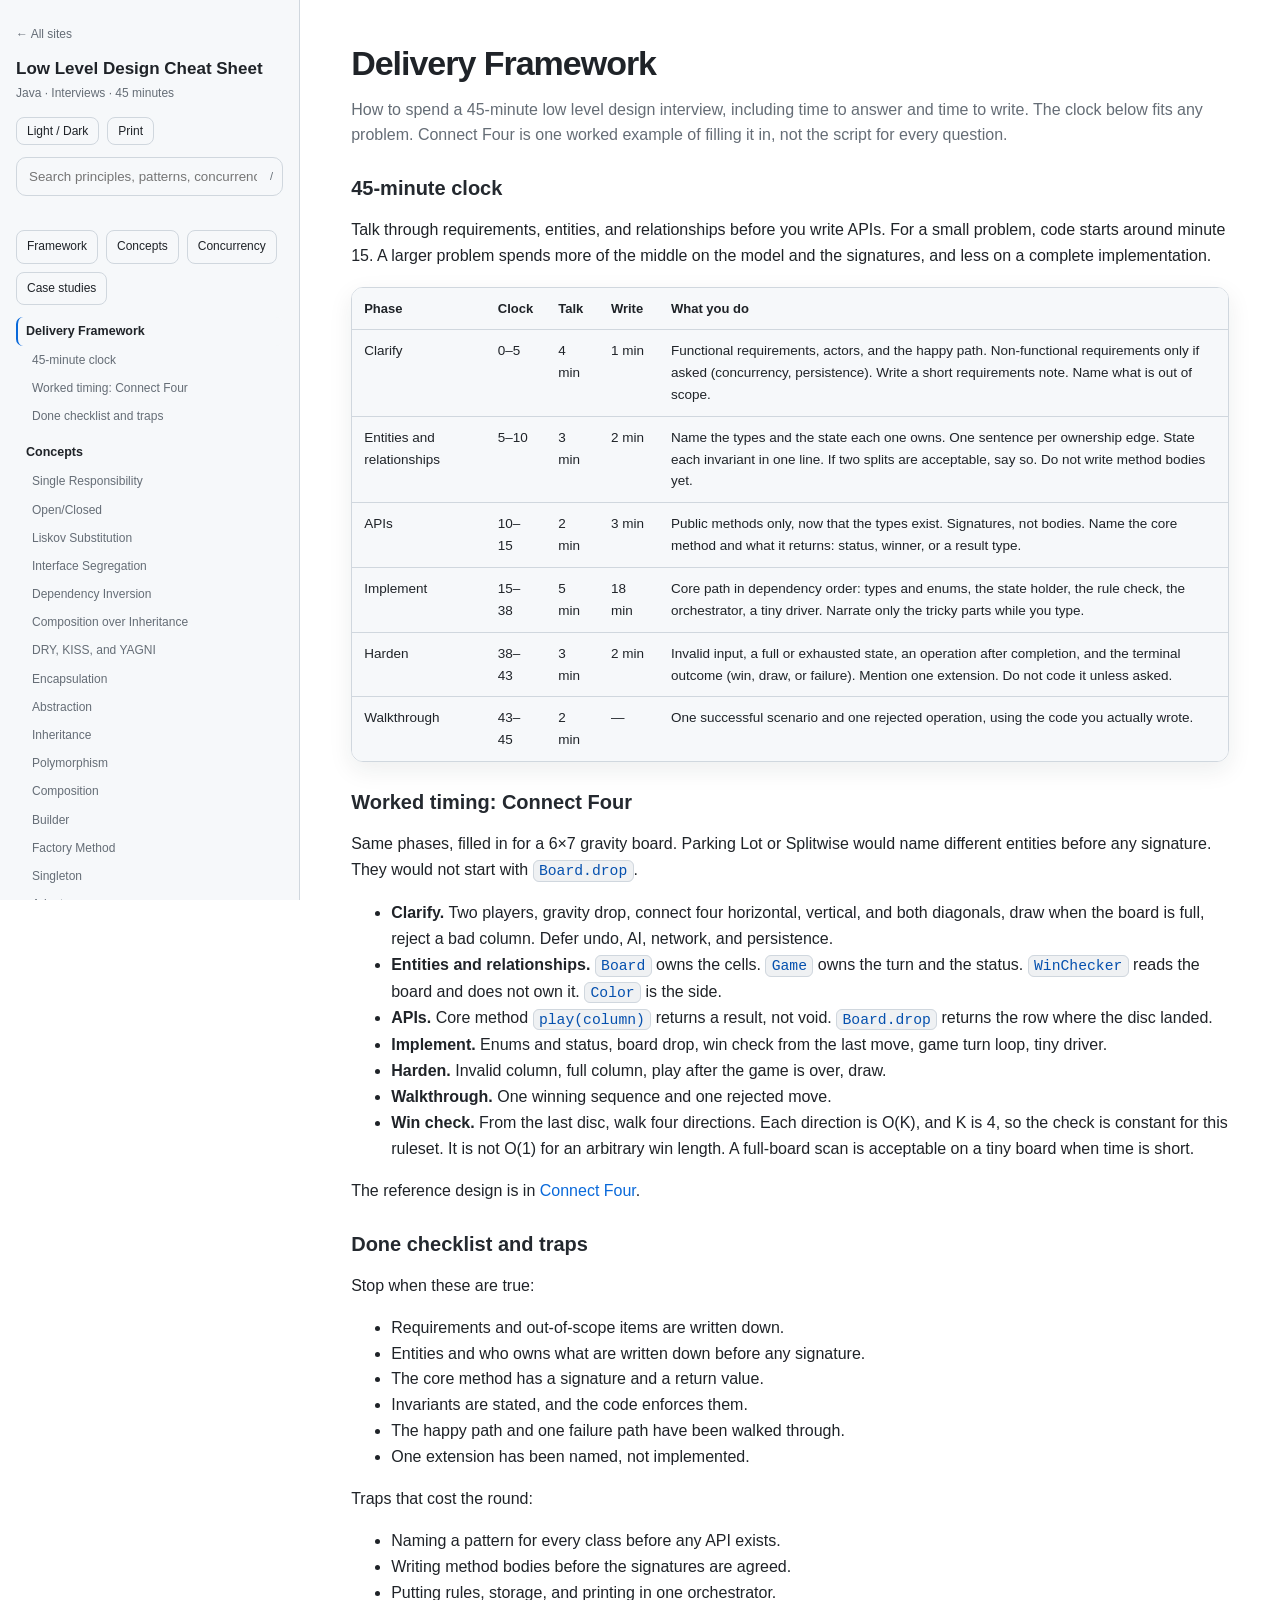
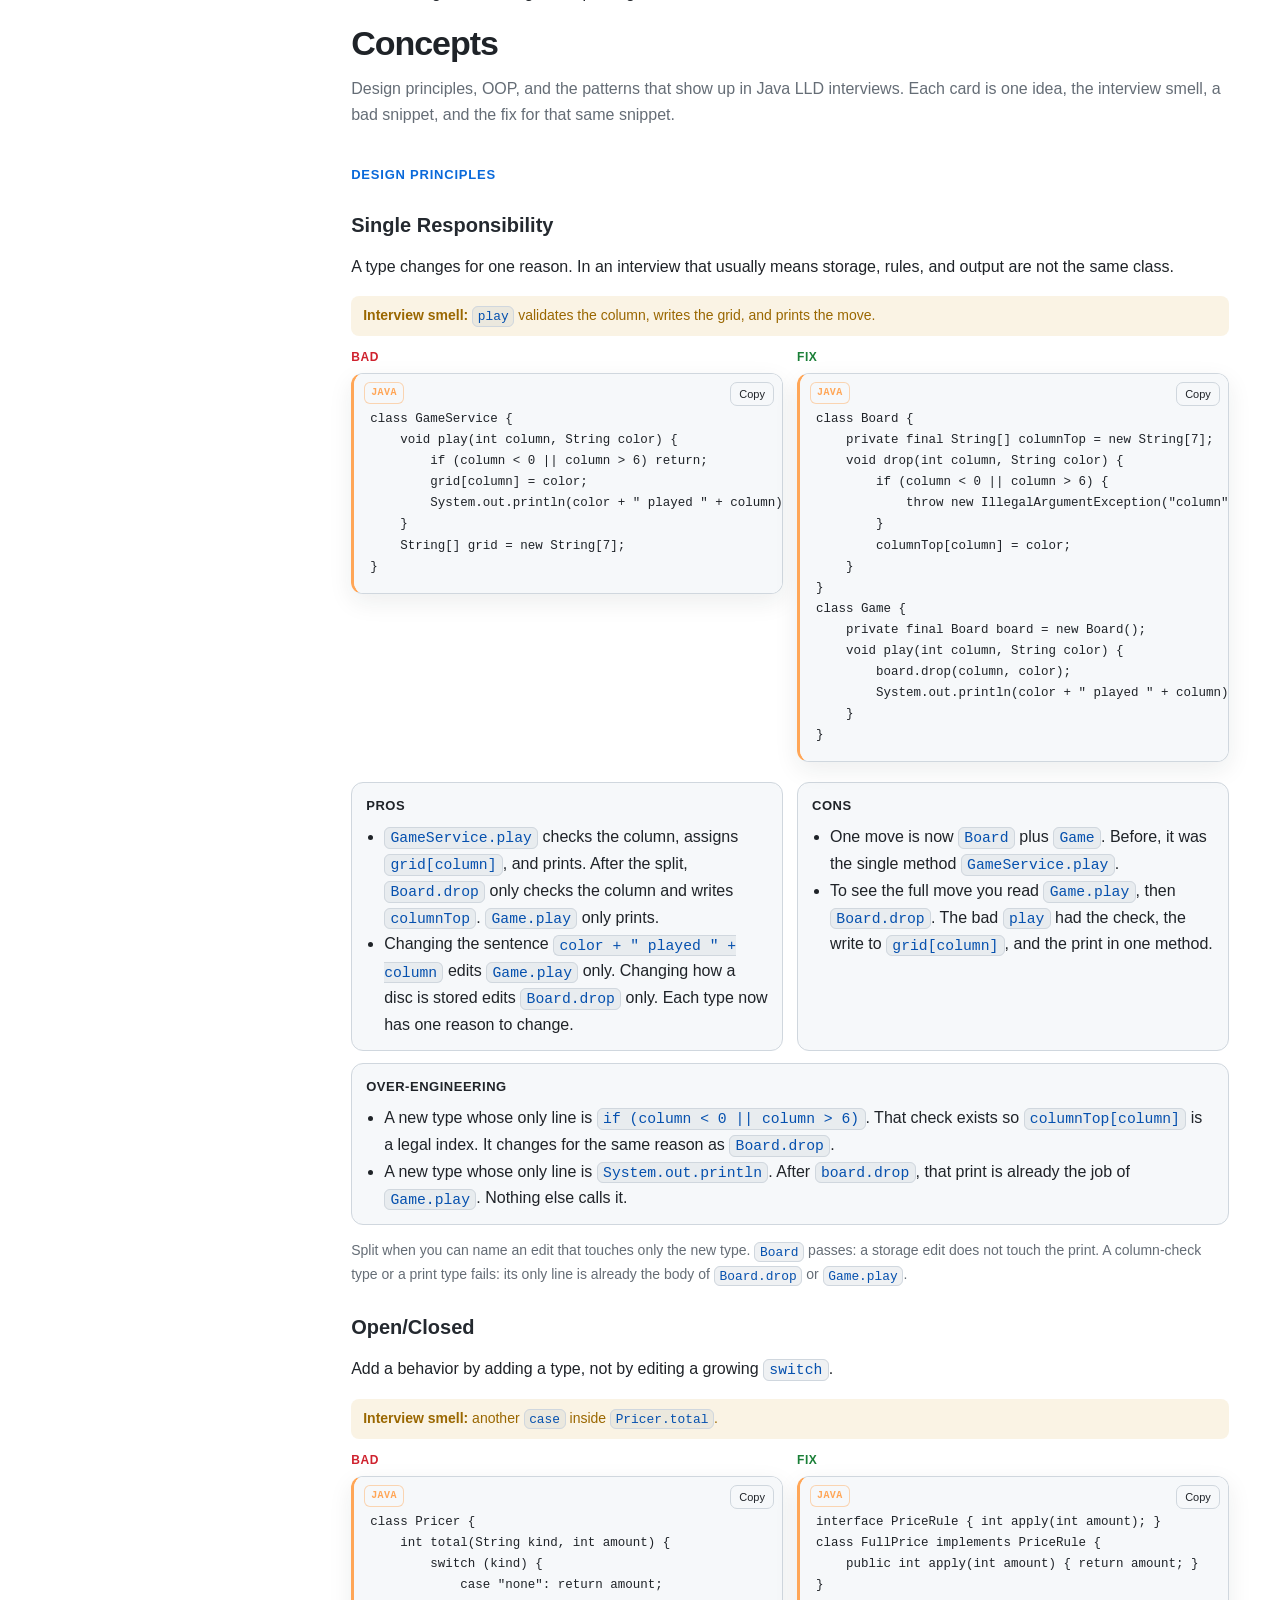
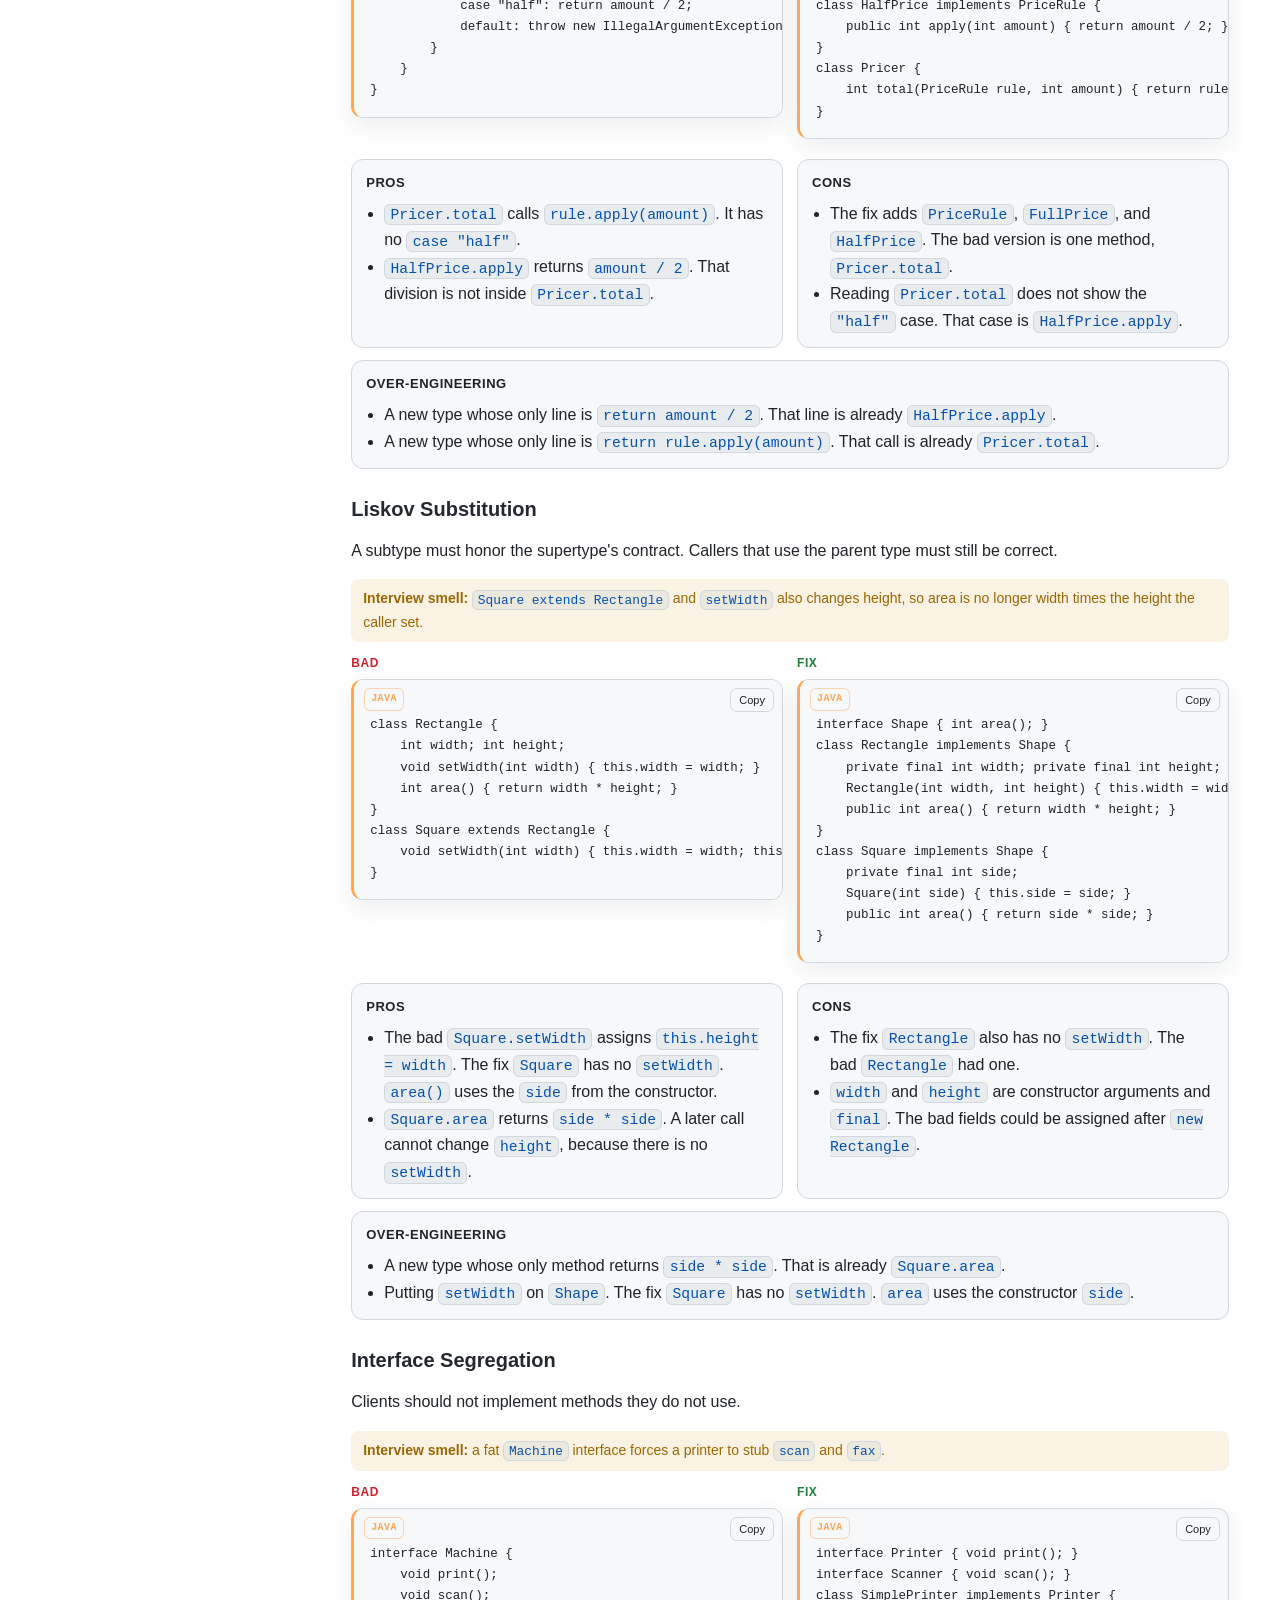
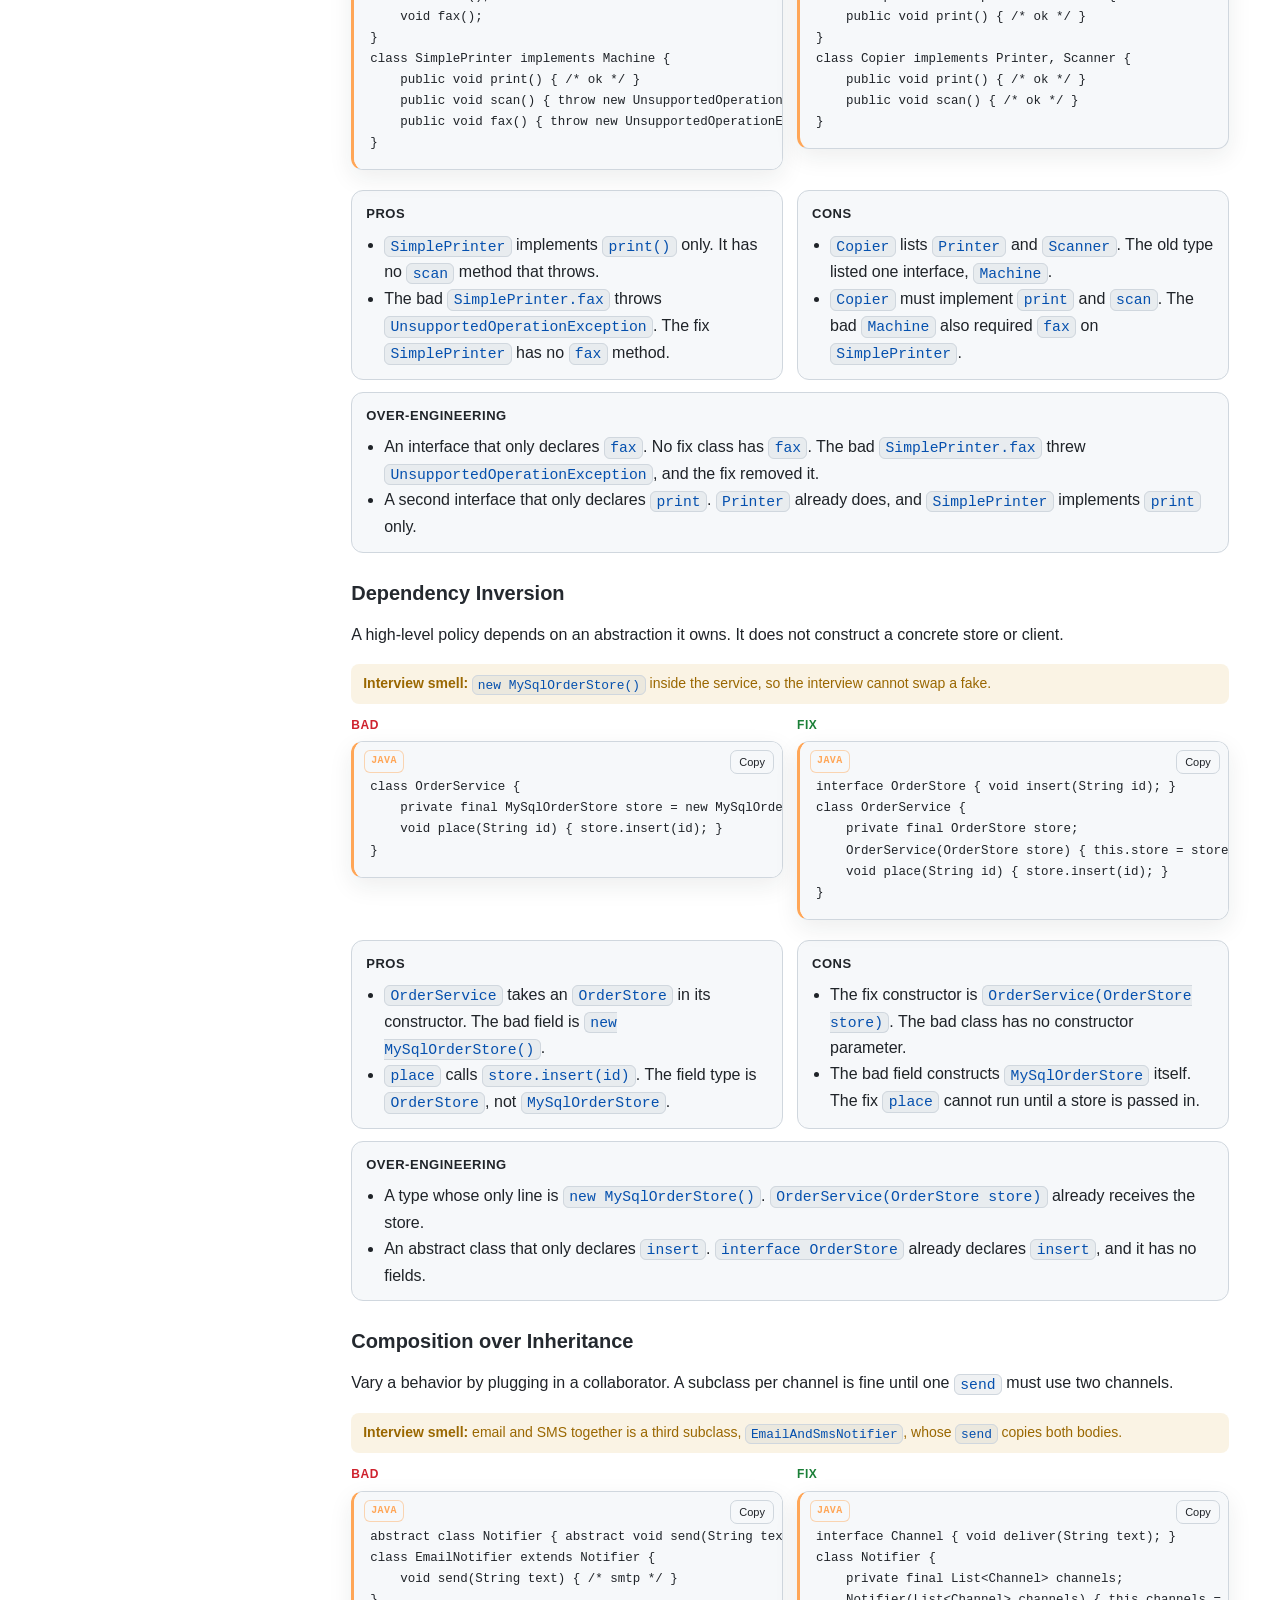
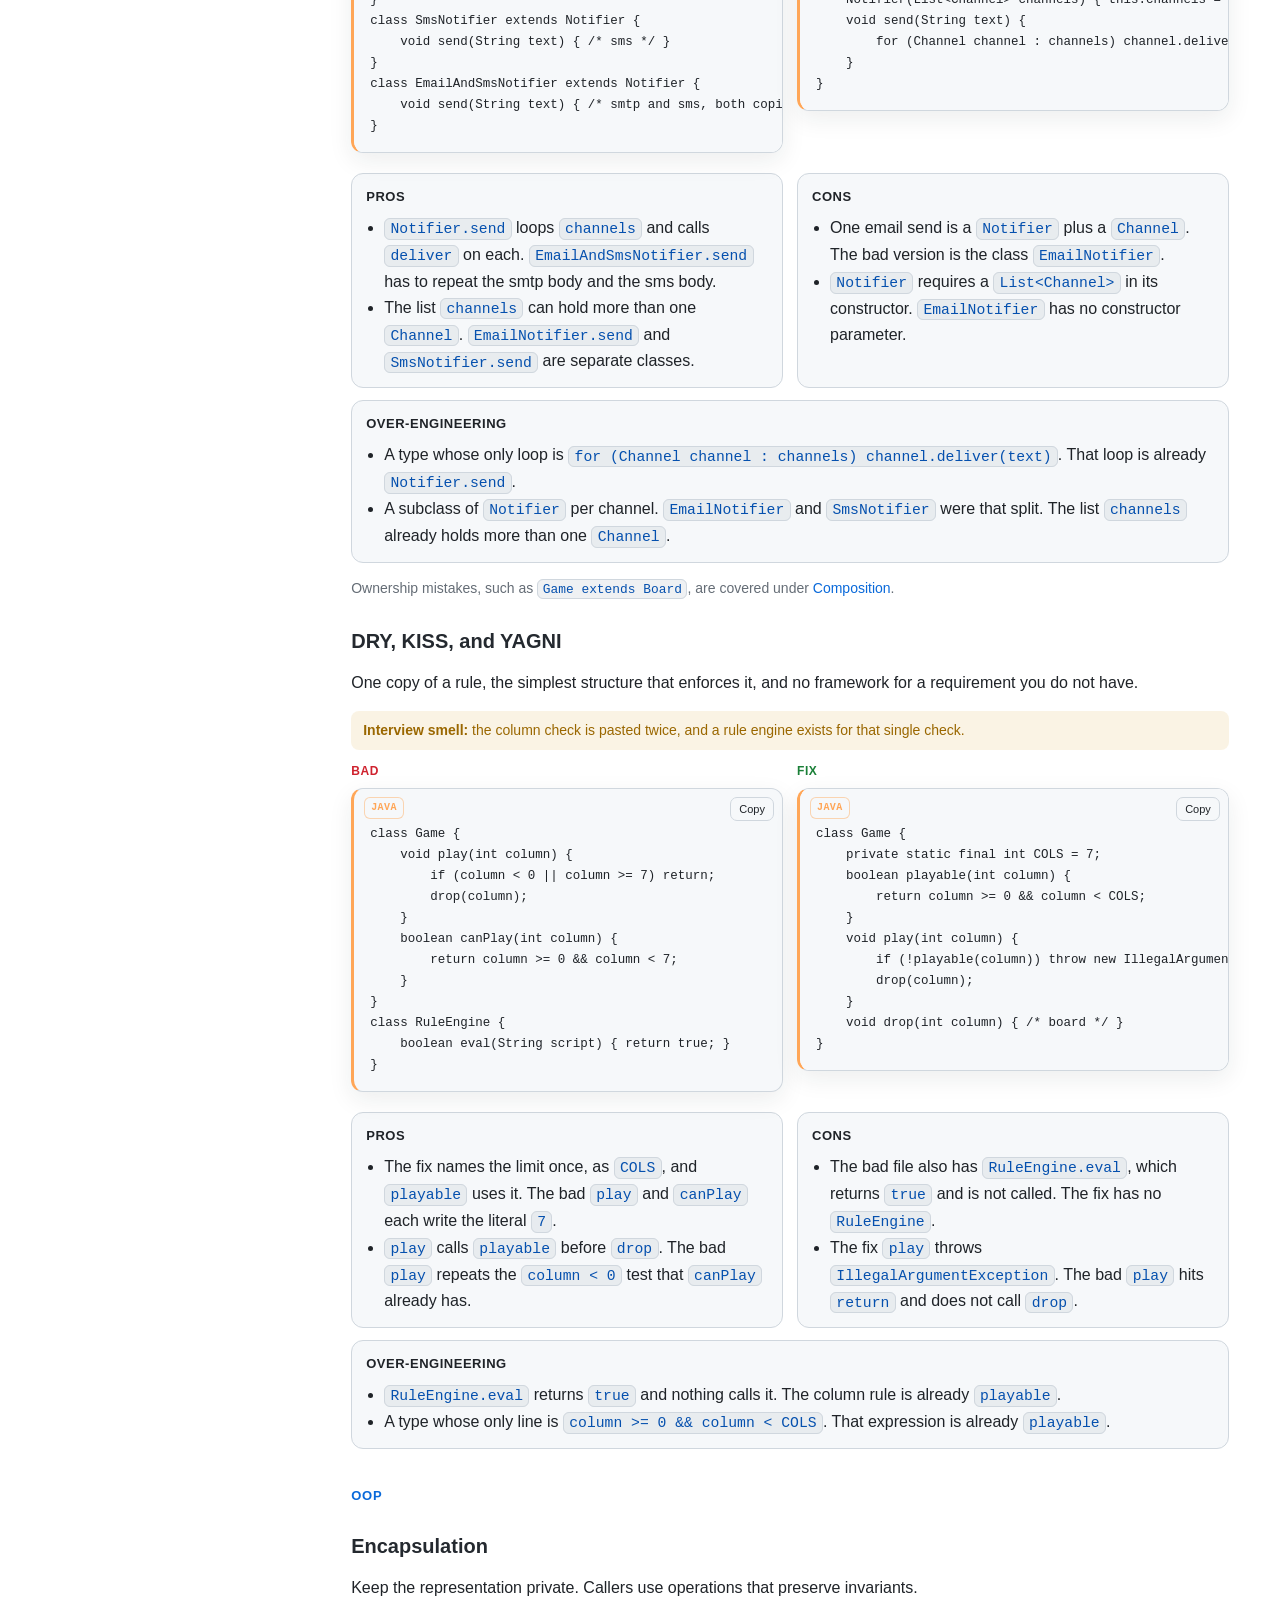
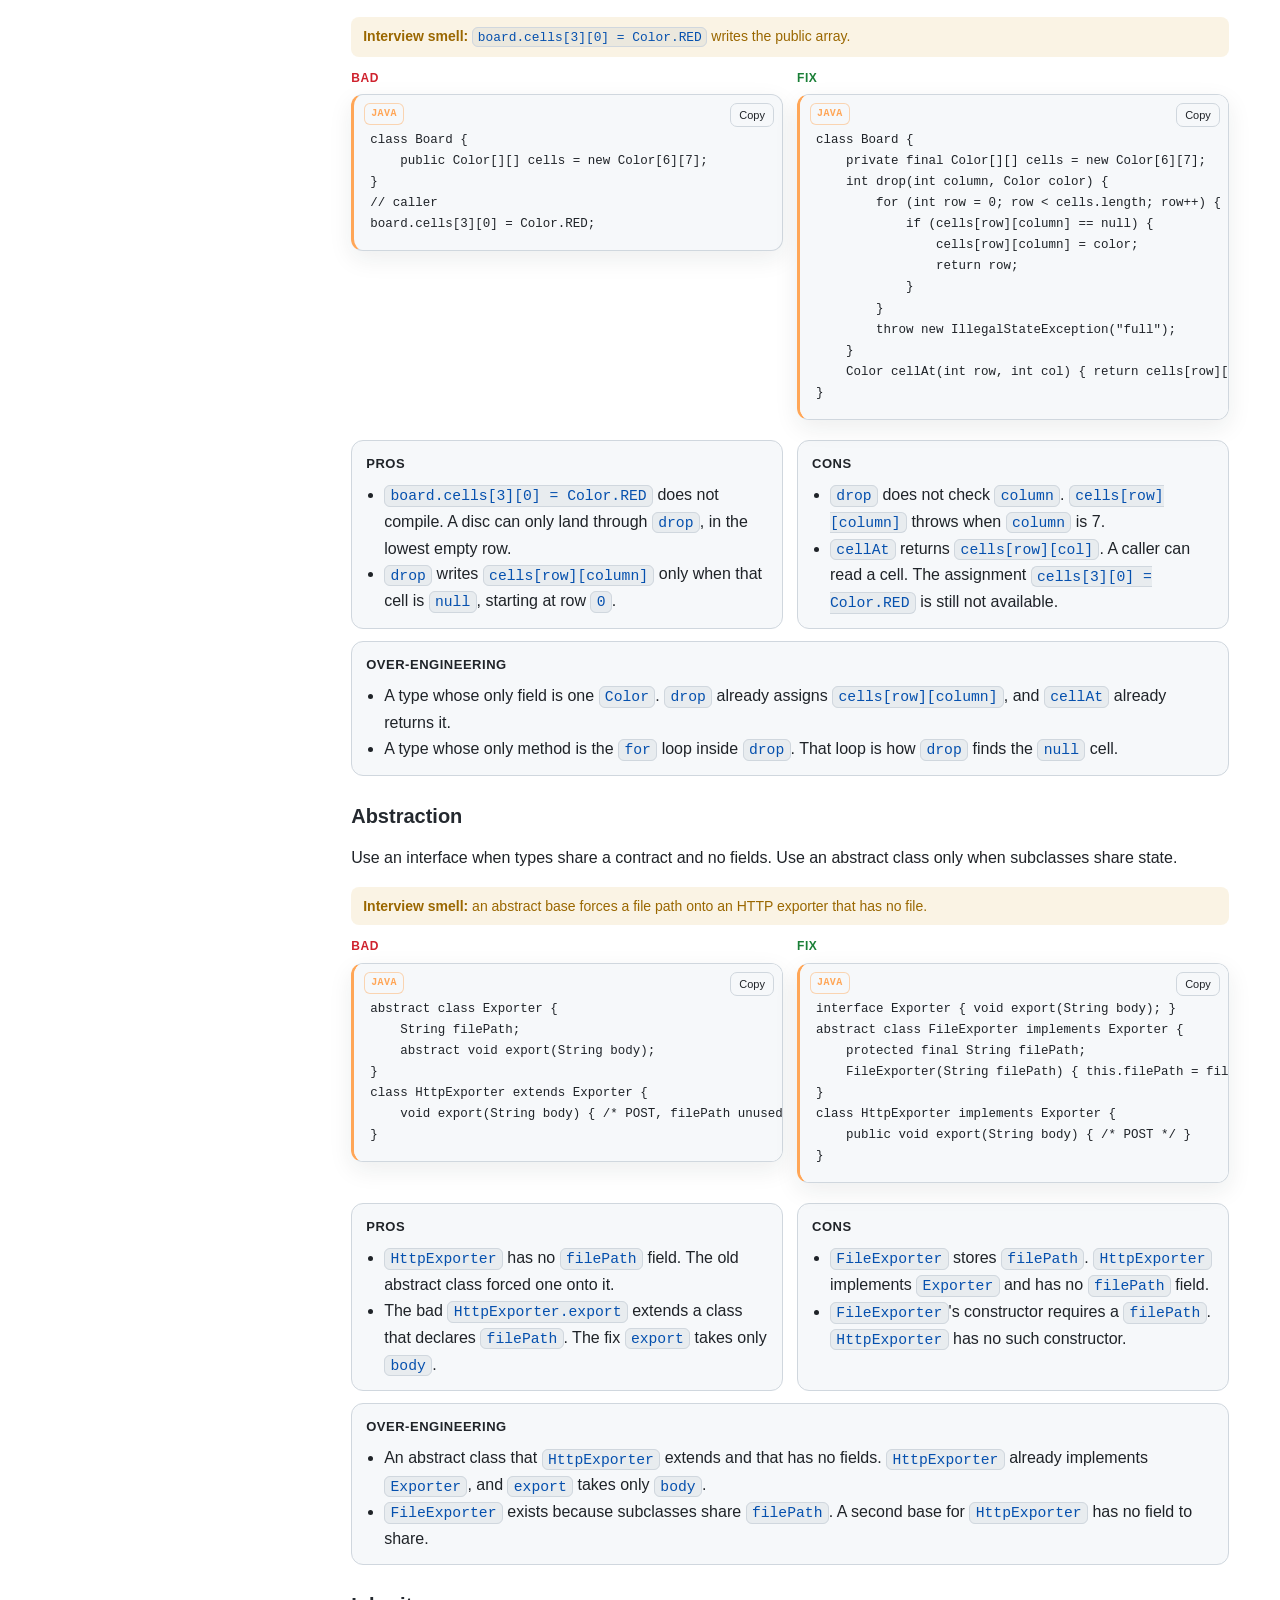
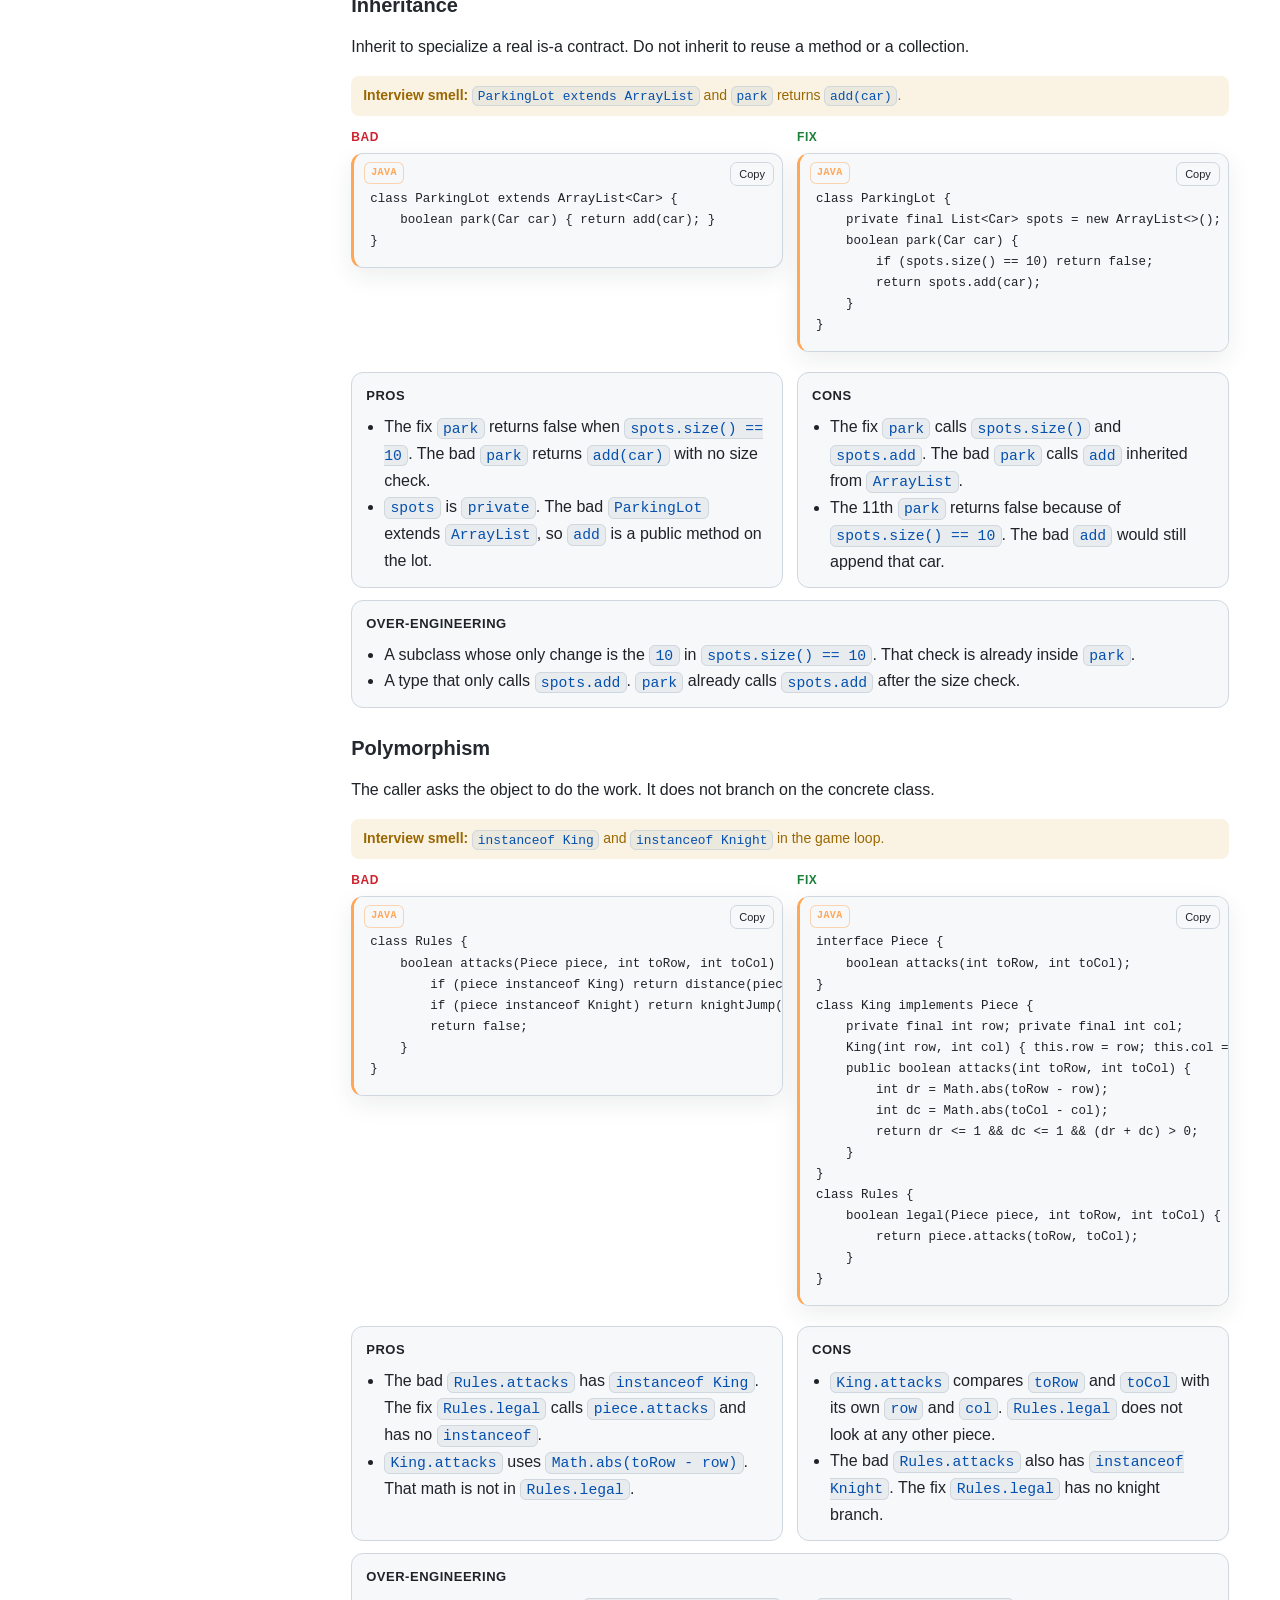
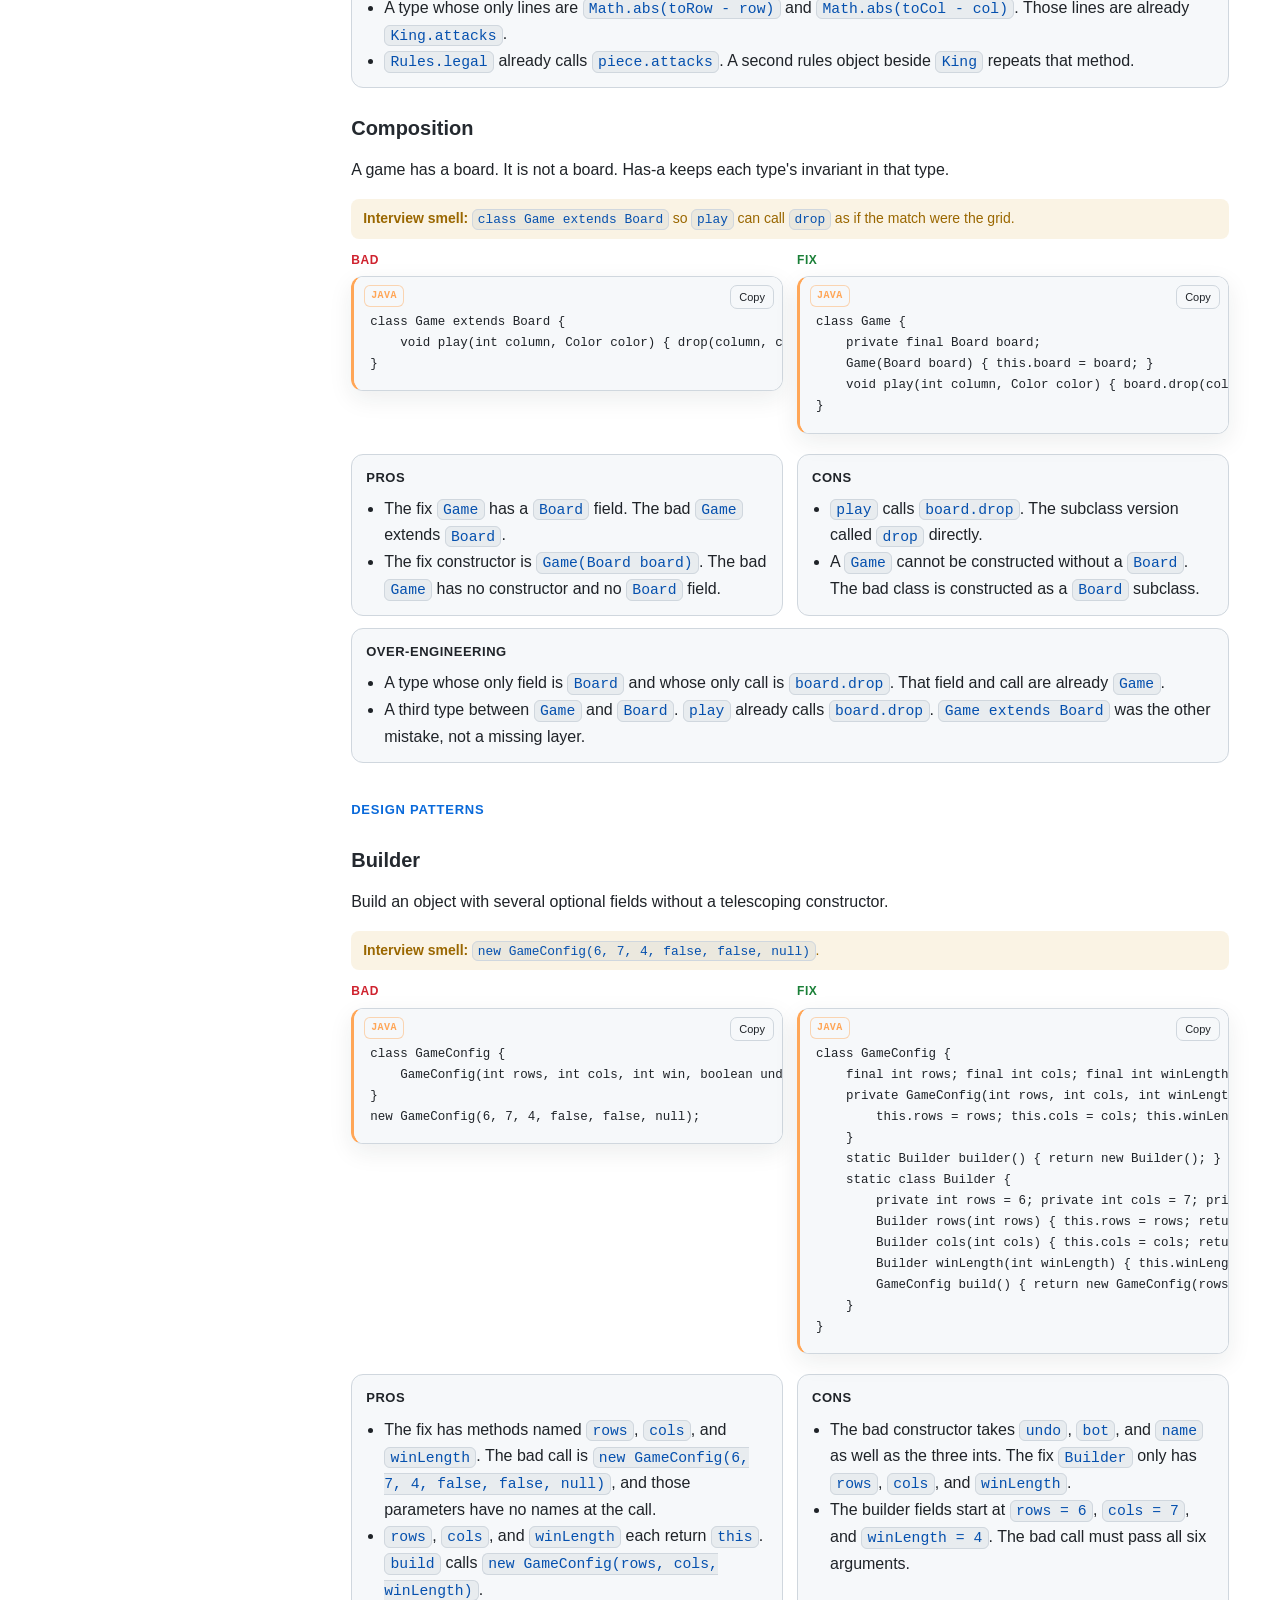
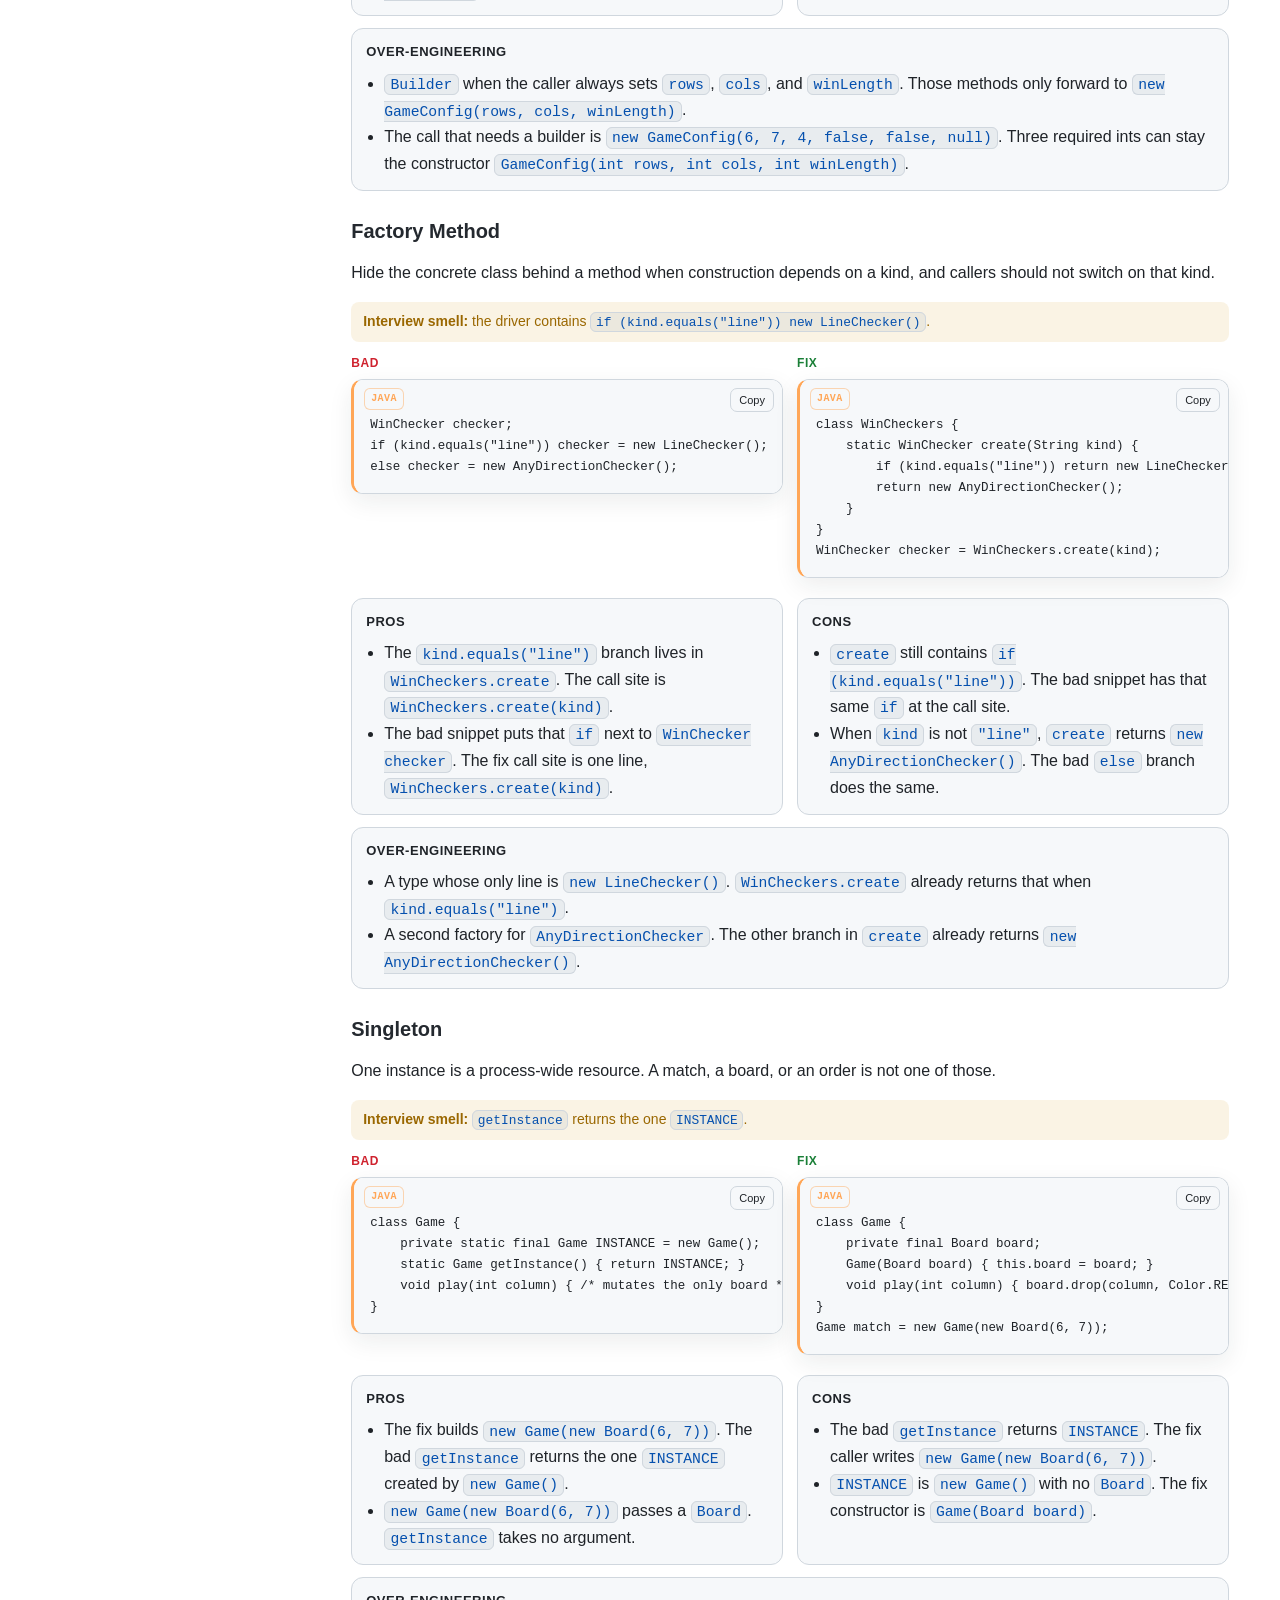
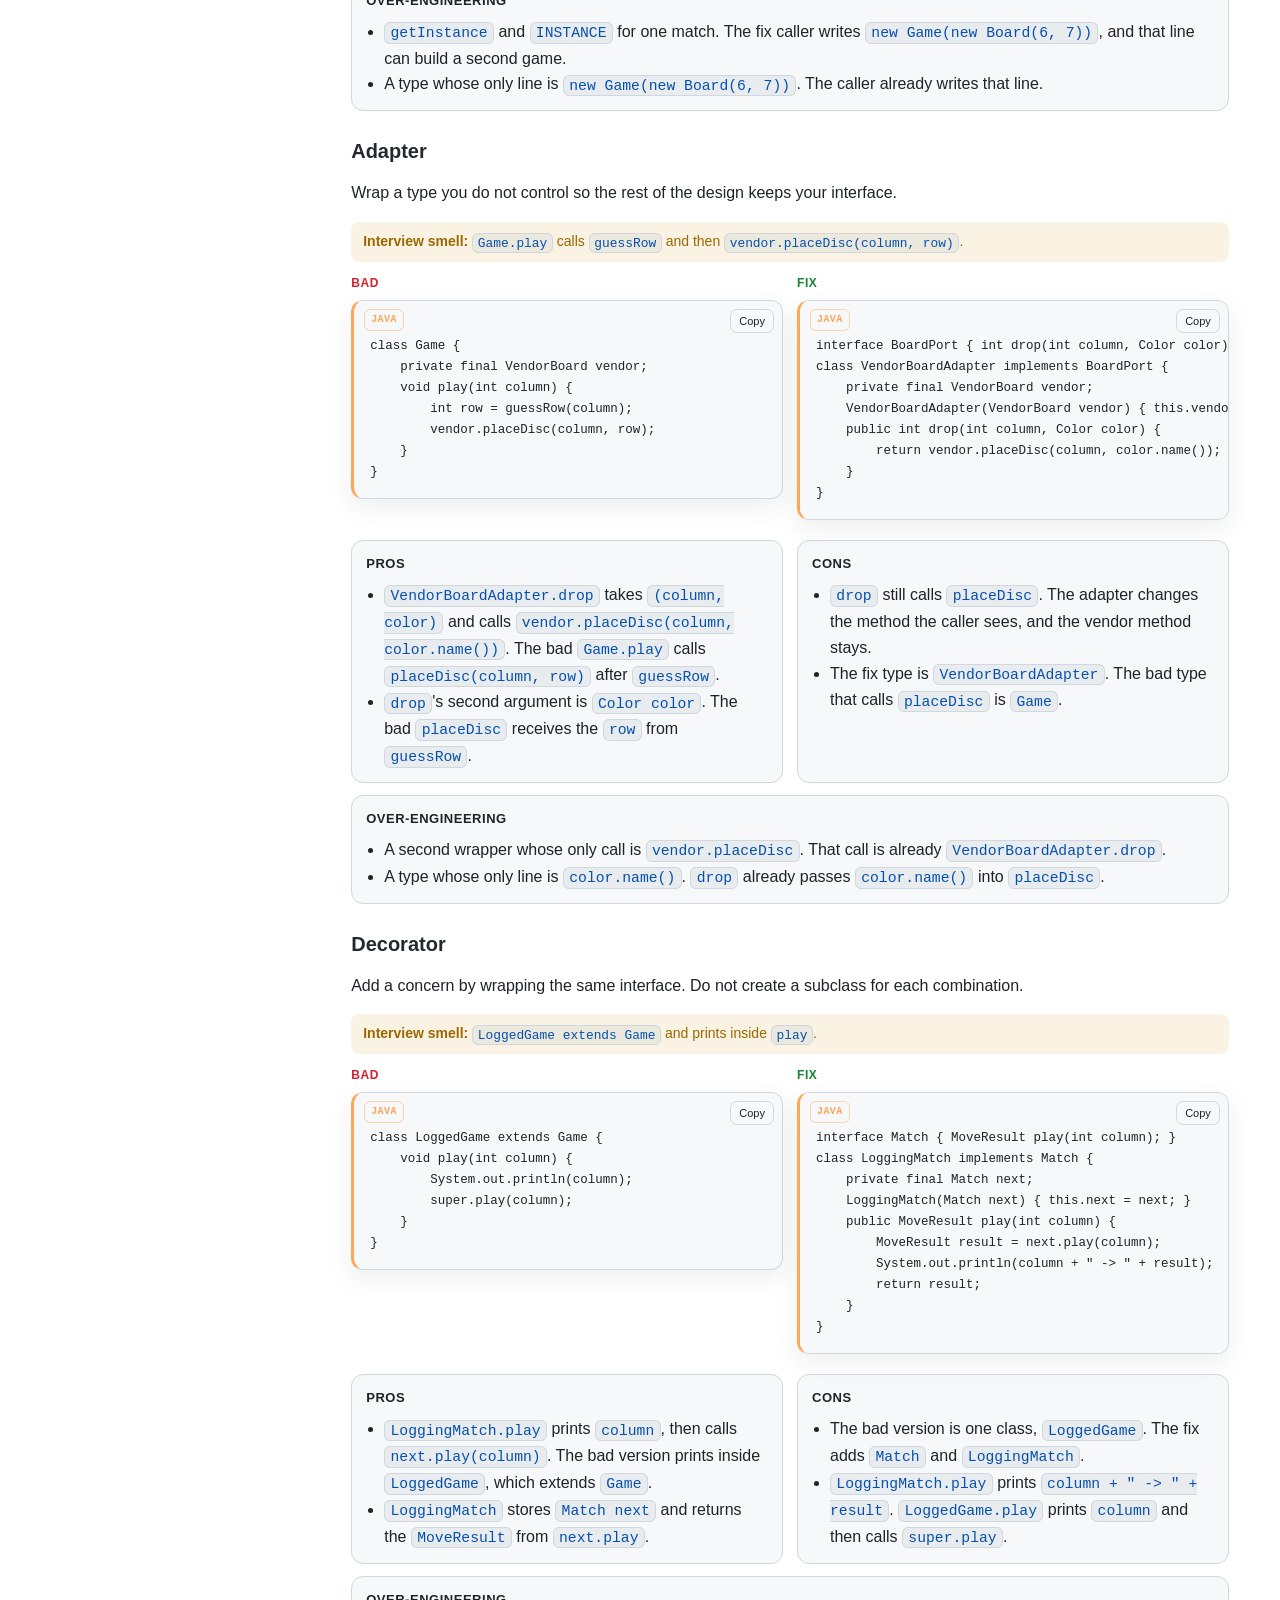
<file: lld-cheat-sheet/index.html>
<!doctype html>
<html lang="en">
<head>
<meta charset="utf-8">
<meta name="viewport" content="width=device-width, initial-scale=1">
<title>Low Level Design Cheat Sheet — Java</title>
<meta name="description" content="Java interview reference for low level design: a 45-minute delivery clock, principles, OOP, patterns, concurrency, and case studies.">
<meta name="theme-color" content="#0d1117">
<style>
:root{--bg:#0d1117;--panel:#161b22;--panel2:#010409;--text:#e6edf3;--muted:#8b949e;--line:#30363d;--accent:#58a6ff;--code:#0d1117;--good:#3fb950;--warn:#d29922;--bad:#f85149;--heading:#f0f6fc;--heading-2:#c9d1d9;--heading-3:#b1bac4;--toc:#c9d1d9;--toc-muted:#8b949e;--code-inline-bg:rgba(110,118,129,.2);--code-inline-border:#30363d;--code-inline-text:#79c0ff;--chip-active-bg:rgba(56,139,253,.15);--chip-active-border:#388bfd;--chip-active-text:#58a6ff;--shadow:0 8px 24px rgba(1,4,9,.35);--scroll:72px}
html[data-theme="light"]{--bg:#ffffff;--panel:#f6f8fa;--panel2:#f6f8fa;--text:#1f2328;--muted:#656d76;--line:#d0d7de;--accent:#0969da;--code:#f6f8fa;--good:#1a7f37;--warn:#9a6700;--bad:#cf222e;--heading:#1f2328;--heading-2:#24292f;--heading-3:#424a53;--toc:#24292f;--toc-muted:#656d76;--code-inline-bg:rgba(175,184,193,.2);--code-inline-border:#d0d7de;--code-inline-text:#0550ae;--chip-active-bg:#ddf4ff;--chip-active-border:#0969da;--chip-active-text:#0969da;--shadow:0 8px 24px rgba(31,35,40,.08)}
*{box-sizing:border-box}html{scroll-behavior:smooth}body{margin:0;font-family:-apple-system,BlinkMacSystemFont,"Segoe UI",Helvetica,Arial,sans-serif;background:var(--bg);color:var(--text);line-height:1.62}
a{color:var(--accent);text-decoration:none}a:hover{text-decoration:underline}
.progress{position:fixed;top:0;left:0;right:0;height:3px;z-index:30;background:transparent}
.progress>span{display:block;height:100%;width:0;background:linear-gradient(90deg,#58a6ff,#3fb950)}
.shell{display:grid;grid-template-columns:300px minmax(0,1fr);min-height:100vh}
.sidebar{position:sticky;top:0;height:100vh;overflow:auto;padding:20px 16px 28px;border-right:1px solid var(--line);background:var(--panel2)}
.back{display:inline-flex;align-items:center;gap:6px;font-size:12px;color:var(--muted);margin-bottom:14px}
.back:hover{color:var(--accent);text-decoration:none}
.brand{font-size:17px;font-weight:800;margin-bottom:4px;line-height:1.25}
.sub{font-size:12px;color:var(--muted);margin-bottom:14px}
.toolbar{display:flex;flex-wrap:wrap;gap:8px;margin-bottom:12px}
.btn,.chip{border:1px solid var(--line);background:var(--panel);color:var(--text);border-radius:8px;padding:6px 10px;font-size:12px;cursor:pointer}
a.chip{text-decoration:none;display:inline-block}
.btn:hover,.chip:hover{border-color:var(--accent);text-decoration:none}
.search-wrap{position:relative;margin-bottom:10px}
.search{width:100%;padding:11px 12px;border-radius:10px;border:1px solid var(--line);background:var(--panel);color:var(--text);outline:none}
.search:focus{border-color:var(--accent);box-shadow:0 0 0 3px rgba(88,166,255,.2)}
.search-hint{position:absolute;right:10px;top:50%;transform:translateY(-50%);font-size:11px;color:var(--muted);pointer-events:none}
.search-meta{font-size:11px;color:var(--muted);margin:-4px 0 12px;min-height:16px}
#toc a{display:block;padding:6px 8px;border-radius:7px;color:var(--toc);font-size:12.5px;line-height:1.35;border-left:2px solid transparent}
#toc a:hover{background:var(--panel);text-decoration:none}
#toc a.active{background:var(--panel);border-left-color:var(--accent);color:var(--heading)}
#toc a.h1{font-weight:700;margin-top:8px;color:var(--heading)}
#toc a.h2{padding-left:14px;font-size:12px;color:var(--toc-muted)}
#toc a.h3{padding-left:22px;font-size:11.5px;color:var(--muted)}
.main{min-width:0;padding:42px clamp(20px,4vw,62px) 80px}
.content{max-width:1100px;margin:0 auto}
h1,h2,h3{scroll-margin-top:var(--scroll);line-height:1.25}
h1{font-size:clamp(28px,3.5vw,40px);letter-spacing:-.03em;margin:0 0 12px;font-weight:800;color:var(--heading)}
section.level1>h1{font-size:clamp(26px,3vw,34px)}
section.level1:not(:first-of-type)>h1{margin-top:8px}
h2{font-size:20px;margin:28px 0 10px;color:var(--heading-2);font-weight:700}
h3{font-size:16px;margin:22px 0 8px;font-weight:650;color:var(--heading-3)}
p,li{color:var(--text)}
.lead{color:var(--muted);margin-top:0}
blockquote{margin:16px 0;padding:12px 16px;border-left:4px solid var(--accent);background:var(--panel);border-radius:0 10px 10px 0}
blockquote p{margin:0}
.group-label{margin:36px 0 4px;font-size:13px;font-weight:700;letter-spacing:.06em;text-transform:uppercase;color:var(--accent)}
.smell{margin:8px 0 12px;padding:8px 12px;border-radius:8px;background:rgba(210,153,34,.12);color:var(--warn);font-size:14px}
.pair,.pros-cons{display:grid;grid-template-columns:1fr 1fr;gap:14px;margin:12px 0 8px}
.example{min-width:0}
.example-label{font-size:12px;font-weight:800;letter-spacing:.05em;text-transform:uppercase;margin-bottom:6px}
.example-label.bad{color:var(--bad)}
.example-label.fix{color:var(--good)}
.pros-cons{margin-bottom:8px}
.pros-cons .box{border:1px solid var(--line);border-radius:12px;background:var(--panel);padding:12px 14px}
.mini-title{margin:0 0 8px;font-size:13px;font-weight:700;text-transform:uppercase;letter-spacing:.04em;color:var(--heading)}
.pros-cons ul{margin:0;padding-left:18px}
.note{font-size:14px;color:var(--muted)}
.table-wrap{overflow-x:auto;margin:18px 0 26px;border:1px solid var(--line);border-radius:12px;box-shadow:var(--shadow)}
table{border-collapse:collapse;width:100%;min-width:640px;background:var(--panel)}
th,td{text-align:left;padding:10px 12px;border-bottom:1px solid var(--line);vertical-align:top}
th{background:var(--panel2);font-size:13px;color:var(--heading)}
td{font-size:13.5px}tr:last-child td{border-bottom:0}
code{font-family:"SFMono-Regular",Consolas,"Liberation Mono",monospace;background:var(--code-inline-bg);border:1px solid var(--code-inline-border);padding:.12em .36em;border-radius:6px;color:var(--code-inline-text);font-size:.92em}
pre{position:relative;overflow:auto;background:var(--code);border:1px solid var(--line);border-left:3px solid #ffa657;border-radius:12px;padding:34px 16px 16px;margin:0 0 8px;box-shadow:var(--shadow)}
pre code{background:transparent;border:0;padding:0;color:var(--text);font-size:12.5px;line-height:1.5}
.lang-badge{position:absolute;left:10px;top:8px;font-size:10px;font-weight:700;letter-spacing:.04em;text-transform:uppercase;color:#ffa657;border:1px solid rgba(255,166,87,.45);border-radius:6px;padding:2px 6px;background:var(--panel)}
.copy{position:absolute;right:8px;top:8px;border:1px solid var(--line);background:var(--panel);color:var(--text);border-radius:7px;padding:5px 8px;font-size:11px;cursor:pointer}
.copy:hover{border-color:var(--accent)}
.stub{border:1px dashed var(--line);border-radius:12px;padding:12px 14px;margin:8px 0 18px;background:var(--panel)}
.stub dt{font-weight:700;margin-top:8px;color:var(--heading)}
.stub dd{margin:2px 0 0;color:var(--muted)}
.hidden-by-search{display:none!important}
.footer{margin-top:70px;border-top:1px solid var(--line);padding-top:22px;color:var(--muted);font-size:13px}
.topbar{display:none}
.overlay{display:none}
kbd{font-family:inherit;font-size:11px;border:1px solid var(--line);border-bottom-width:2px;border-radius:4px;padding:0 5px;background:var(--panel)}
@media(max-width:900px){
.shell{display:block}
.sidebar{position:fixed;z-index:25;left:-320px;width:300px;transition:left .2s;box-shadow:var(--shadow)}
.sidebar.open{left:0}
.overlay.open{display:block;position:fixed;inset:0;background:rgba(1,4,9,.65);z-index:24}
.main{padding-top:72px}
.topbar{display:flex;position:fixed;top:0;left:0;right:0;z-index:15;height:54px;align-items:center;justify-content:space-between;padding:0 15px;background:color-mix(in srgb,var(--bg) 92%,transparent);backdrop-filter:blur(8px);border-bottom:1px solid var(--line)}
.menu{border:1px solid var(--line);background:var(--panel);color:var(--text);border-radius:8px;padding:7px 10px}
.pair,.pros-cons{grid-template-columns:1fr}
}
@media print{
.sidebar,.topbar,.copy,.progress,.overlay,.toolbar,.search-wrap,.search-meta,.lang-badge{display:none!important}
.shell{display:block}.main{padding:0}.content{max-width:none}
body{background:white;color:#000}p,li{color:#111}
pre{box-shadow:none;white-space:pre-wrap;padding-top:16px}
.pair,.pros-cons{grid-template-columns:1fr}
}
</style>
</head>
<body>
<div class="progress" aria-hidden="true"><span id="progressBar"></span></div>
<div class="overlay" id="overlay" onclick="closeSidebar()"></div>
<div class="topbar"><strong>LLD Cheat Sheet</strong><div><button class="btn" type="button" onclick="toggleTheme()">Theme</button> <button class="menu" type="button" onclick="toggleSidebar()">☰ Contents</button></div></div>
<div class="shell">
<aside class="sidebar" id="sidebar">
<a class="back" href="../">← All sites</a>
<div class="brand">Low Level Design Cheat Sheet</div>
<div class="sub">Java · Interviews · 45 minutes</div>
<div class="toolbar">
<button class="btn" type="button" onclick="toggleTheme()">Light / Dark</button>
<button class="btn" type="button" onclick="window.print()">Print</button>
</div>
<div class="search-wrap">
<input id="search" class="search" type="search" placeholder="Search principles, patterns, concurrency…" autocomplete="off" aria-label="Search cheat sheet">
<span class="search-hint">/</span>
</div>
<div class="search-meta" id="searchMeta"></div>
<div class="toolbar" aria-label="Section jumps">
<a class="chip" href="#delivery-framework">Framework</a>
<a class="chip" href="#concepts">Concepts</a>
<a class="chip" href="#concurrency">Concurrency</a>
<a class="chip" href="#case-studies">Case studies</a>
</div>
<nav id="toc" aria-label="Table of contents"></nav>
</aside>
<main class="main"><article class="content" id="content">
<section id="delivery-framework" class="level1">
<h1>Delivery Framework</h1>
<p class="lead">How to spend a 45-minute low level design interview, including time to answer and time to write. The clock below fits any problem. Connect Four is one worked example of filling it in, not the script for every question.</p>

<section id="forty-five-minute-clock" class="level2">
<h2>45-minute clock</h2>
<p>Talk through requirements, entities, and relationships before you write APIs. For a small problem, code starts around minute 15. A larger problem spends more of the middle on the model and the signatures, and less on a complete implementation.</p>
<div class="table-wrap"><table>
<thead><tr><th>Phase</th><th>Clock</th><th>Talk</th><th>Write</th><th>What you do</th></tr></thead>
<tbody>
<tr><td>Clarify</td><td>0–5</td><td>4 min</td><td>1 min</td><td>Functional requirements, actors, and the happy path. Non-functional requirements only if asked (concurrency, persistence). Write a short requirements note. Name what is out of scope.</td></tr>
<tr><td>Entities and relationships</td><td>5–10</td><td>3 min</td><td>2 min</td><td>Name the types and the state each one owns. One sentence per ownership edge. State each invariant in one line. If two splits are acceptable, say so. Do not write method bodies yet.</td></tr>
<tr><td>APIs</td><td>10–15</td><td>2 min</td><td>3 min</td><td>Public methods only, now that the types exist. Signatures, not bodies. Name the core method and what it returns: status, winner, or a result type.</td></tr>
<tr><td>Implement</td><td>15–38</td><td>5 min</td><td>18 min</td><td>Core path in dependency order: types and enums, the state holder, the rule check, the orchestrator, a tiny driver. Narrate only the tricky parts while you type.</td></tr>
<tr><td>Harden</td><td>38–43</td><td>3 min</td><td>2 min</td><td>Invalid input, a full or exhausted state, an operation after completion, and the terminal outcome (win, draw, or failure). Mention one extension. Do not code it unless asked.</td></tr>
<tr><td>Walkthrough</td><td>43–45</td><td>2 min</td><td>—</td><td>One successful scenario and one rejected operation, using the code you actually wrote.</td></tr>
</tbody>
</table></div>
</section>

<section id="worked-timing-connect-four" class="level2">
<h2>Worked timing: Connect Four</h2>
<p>Same phases, filled in for a 6×7 gravity board. Parking Lot or Splitwise would name different entities before any signature. They would not start with <code>Board.drop</code>.</p>
<ul>
<li><strong>Clarify.</strong> Two players, gravity drop, connect four horizontal, vertical, and both diagonals, draw when the board is full, reject a bad column. Defer undo, AI, network, and persistence.</li>
<li><strong>Entities and relationships.</strong> <code>Board</code> owns the cells. <code>Game</code> owns the turn and the status. <code>WinChecker</code> reads the board and does not own it. <code>Color</code> is the side.</li>
<li><strong>APIs.</strong> Core method <code>play(column)</code> returns a result, not void. <code>Board.drop</code> returns the row where the disc landed.</li>
<li><strong>Implement.</strong> Enums and status, board drop, win check from the last move, game turn loop, tiny driver.</li>
<li><strong>Harden.</strong> Invalid column, full column, play after the game is over, draw.</li>
<li><strong>Walkthrough.</strong> One winning sequence and one rejected move.</li>
<li><strong>Win check.</strong> From the last disc, walk four directions. Each direction is O(K), and K is 4, so the check is constant for this ruleset. It is not O(1) for an arbitrary win length. A full-board scan is acceptable on a tiny board when time is short.</li>
</ul>
<p>The reference design is in <a href="#connect-four">Connect Four</a>.</p>
</section>

<section id="done-checklist-and-traps" class="level2">
<h2>Done checklist and traps</h2>
<p>Stop when these are true:</p>
<ul>
<li>Requirements and out-of-scope items are written down.</li>
<li>Entities and who owns what are written down before any signature.</li>
<li>The core method has a signature and a return value.</li>
<li>Invariants are stated, and the code enforces them.</li>
<li>The happy path and one failure path have been walked through.</li>
<li>One extension has been named, not implemented.</li>
</ul>
<p>Traps that cost the round:</p>
<ul>
<li>Naming a pattern for every class before any API exists.</li>
<li>Writing method bodies before the signatures are agreed.</li>
<li>Putting rules, storage, and printing in one orchestrator.</li>
</ul>
</section>
</section>

<section id="concepts" class="level1">
<h1>Concepts</h1>
<p class="lead">Design principles, OOP, and the patterns that show up in Java LLD interviews. Each card is one idea, the interview smell, a bad snippet, and the fix for that same snippet.</p>

<p class="group-label">Design principles</p>

<section id="single-responsibility" class="level2">
<h2>Single Responsibility</h2>
<p>A type changes for one reason. In an interview that usually means storage, rules, and output are not the same class.</p>
<p class="smell"><strong>Interview smell:</strong> <code>play</code> validates the column, writes the grid, and prints the move.</p>
<div class="pair">
<div class="example">
<div class="example-label bad">Bad</div>
<pre><code>class GameService {
    void play(int column, String color) {
        if (column &lt; 0 || column &gt; 6) return;
        grid[column] = color;
        System.out.println(color + " played " + column);
    }
    String[] grid = new String[7];
}</code></pre>
</div>
<div class="example">
<div class="example-label fix">Fix</div>
<pre><code>class Board {
    private final String[] columnTop = new String[7];
    void drop(int column, String color) {
        if (column &lt; 0 || column &gt; 6) {
            throw new IllegalArgumentException("column");
        }
        columnTop[column] = color;
    }
}
class Game {
    private final Board board = new Board();
    void play(int column, String color) {
        board.drop(column, color);
        System.out.println(color + " played " + column);
    }
}</code></pre>
</div>
</div>
<div class="pros-cons">
<div class="box"><p class="mini-title">Pros</p><ul><li><code>GameService.play</code> checks the column, assigns <code>grid[column]</code>, and prints. After the split, <code>Board.drop</code> only checks the column and writes <code>columnTop</code>. <code>Game.play</code> only prints.</li><li>Changing the sentence <code>color + " played " + column</code> edits <code>Game.play</code> only. Changing how a disc is stored edits <code>Board.drop</code> only. Each type now has one reason to change.</li></ul></div>
<div class="box"><p class="mini-title">Cons</p><ul><li>One move is now <code>Board</code> plus <code>Game</code>. Before, it was the single method <code>GameService.play</code>.</li><li>To see the full move you read <code>Game.play</code>, then <code>Board.drop</code>. The bad <code>play</code> had the check, the write to <code>grid[column]</code>, and the print in one method.</li></ul></div>
</div>
<div class="pros-cons">
<div class="box" style="grid-column:1 / -1"><p class="mini-title">Over-engineering</p><ul><li>A new type whose only line is <code>if (column &lt; 0 || column &gt; 6)</code>. That check exists so <code>columnTop[column]</code> is a legal index. It changes for the same reason as <code>Board.drop</code>.</li><li>A new type whose only line is <code>System.out.println</code>. After <code>board.drop</code>, that print is already the job of <code>Game.play</code>. Nothing else calls it.</li></ul></div>
</div>
<p class="note">Split when you can name an edit that touches only the new type. <code>Board</code> passes: a storage edit does not touch the print. A column-check type or a print type fails: its only line is already the body of <code>Board.drop</code> or <code>Game.play</code>.</p>
</section>

<section id="open-closed" class="level2">
<h2>Open/Closed</h2>
<p>Add a behavior by adding a type, not by editing a growing <code>switch</code>.</p>
<p class="smell"><strong>Interview smell:</strong> another <code>case</code> inside <code>Pricer.total</code>.</p>
<div class="pair">
<div class="example">
<div class="example-label bad">Bad</div>
<pre><code>class Pricer {
    int total(String kind, int amount) {
        switch (kind) {
            case "none": return amount;
            case "half": return amount / 2;
            default: throw new IllegalArgumentException(kind);
        }
    }
}</code></pre>
</div>
<div class="example">
<div class="example-label fix">Fix</div>
<pre><code>interface PriceRule { int apply(int amount); }
class FullPrice implements PriceRule {
    public int apply(int amount) { return amount; }
}
class HalfPrice implements PriceRule {
    public int apply(int amount) { return amount / 2; }
}
class Pricer {
    int total(PriceRule rule, int amount) { return rule.apply(amount); }
}</code></pre>
</div>
</div>
<div class="pros-cons">
<div class="box"><p class="mini-title">Pros</p><ul><li><code>Pricer.total</code> calls <code>rule.apply(amount)</code>. It has no <code>case "half"</code>.</li><li><code>HalfPrice.apply</code> returns <code>amount / 2</code>. That division is not inside <code>Pricer.total</code>.</li></ul></div>
<div class="box"><p class="mini-title">Cons</p><ul><li>The fix adds <code>PriceRule</code>, <code>FullPrice</code>, and <code>HalfPrice</code>. The bad version is one method, <code>Pricer.total</code>.</li><li>Reading <code>Pricer.total</code> does not show the <code>"half"</code> case. That case is <code>HalfPrice.apply</code>.</li></ul></div>
</div>
<div class="pros-cons">
<div class="box" style="grid-column:1 / -1"><p class="mini-title">Over-engineering</p><ul><li>A new type whose only line is <code>return amount / 2</code>. That line is already <code>HalfPrice.apply</code>.</li><li>A new type whose only line is <code>return rule.apply(amount)</code>. That call is already <code>Pricer.total</code>.</li></ul></div>
</div>
</section>

<section id="liskov-substitution" class="level2">
<h2>Liskov Substitution</h2>
<p>A subtype must honor the supertype's contract. Callers that use the parent type must still be correct.</p>
<p class="smell"><strong>Interview smell:</strong> <code>Square extends Rectangle</code> and <code>setWidth</code> also changes height, so area is no longer width times the height the caller set.</p>
<div class="pair">
<div class="example">
<div class="example-label bad">Bad</div>
<pre><code>class Rectangle {
    int width; int height;
    void setWidth(int width) { this.width = width; }
    int area() { return width * height; }
}
class Square extends Rectangle {
    void setWidth(int width) { this.width = width; this.height = width; }
}</code></pre>
</div>
<div class="example">
<div class="example-label fix">Fix</div>
<pre><code>interface Shape { int area(); }
class Rectangle implements Shape {
    private final int width; private final int height;
    Rectangle(int width, int height) { this.width = width; this.height = height; }
    public int area() { return width * height; }
}
class Square implements Shape {
    private final int side;
    Square(int side) { this.side = side; }
    public int area() { return side * side; }
}</code></pre>
</div>
</div>
<div class="pros-cons">
<div class="box"><p class="mini-title">Pros</p><ul><li>The bad <code>Square.setWidth</code> assigns <code>this.height = width</code>. The fix <code>Square</code> has no <code>setWidth</code>. <code>area()</code> uses the <code>side</code> from the constructor.</li><li><code>Square.area</code> returns <code>side * side</code>. A later call cannot change <code>height</code>, because there is no <code>setWidth</code>.</li></ul></div>
<div class="box"><p class="mini-title">Cons</p><ul><li>The fix <code>Rectangle</code> also has no <code>setWidth</code>. The bad <code>Rectangle</code> had one.</li><li><code>width</code> and <code>height</code> are constructor arguments and <code>final</code>. The bad fields could be assigned after <code>new Rectangle</code>.</li></ul></div>
</div>
<div class="pros-cons">
<div class="box" style="grid-column:1 / -1"><p class="mini-title">Over-engineering</p><ul><li>A new type whose only method returns <code>side * side</code>. That is already <code>Square.area</code>.</li><li>Putting <code>setWidth</code> on <code>Shape</code>. The fix <code>Square</code> has no <code>setWidth</code>. <code>area</code> uses the constructor <code>side</code>.</li></ul></div>
</div>
</section>

<section id="interface-segregation" class="level2">
<h2>Interface Segregation</h2>
<p>Clients should not implement methods they do not use.</p>
<p class="smell"><strong>Interview smell:</strong> a fat <code>Machine</code> interface forces a printer to stub <code>scan</code> and <code>fax</code>.</p>
<div class="pair">
<div class="example">
<div class="example-label bad">Bad</div>
<pre><code>interface Machine {
    void print();
    void scan();
    void fax();
}
class SimplePrinter implements Machine {
    public void print() { /* ok */ }
    public void scan() { throw new UnsupportedOperationException(); }
    public void fax() { throw new UnsupportedOperationException(); }
}</code></pre>
</div>
<div class="example">
<div class="example-label fix">Fix</div>
<pre><code>interface Printer { void print(); }
interface Scanner { void scan(); }
class SimplePrinter implements Printer {
    public void print() { /* ok */ }
}
class Copier implements Printer, Scanner {
    public void print() { /* ok */ }
    public void scan() { /* ok */ }
}</code></pre>
</div>
</div>
<div class="pros-cons">
<div class="box"><p class="mini-title">Pros</p><ul><li><code>SimplePrinter</code> implements <code>print()</code> only. It has no <code>scan</code> method that throws.</li><li>The bad <code>SimplePrinter.fax</code> throws <code>UnsupportedOperationException</code>. The fix <code>SimplePrinter</code> has no <code>fax</code> method.</li></ul></div>
<div class="box"><p class="mini-title">Cons</p><ul><li><code>Copier</code> lists <code>Printer</code> and <code>Scanner</code>. The old type listed one interface, <code>Machine</code>.</li><li><code>Copier</code> must implement <code>print</code> and <code>scan</code>. The bad <code>Machine</code> also required <code>fax</code> on <code>SimplePrinter</code>.</li></ul></div>
</div>
<div class="pros-cons">
<div class="box" style="grid-column:1 / -1"><p class="mini-title">Over-engineering</p><ul><li>An interface that only declares <code>fax</code>. No fix class has <code>fax</code>. The bad <code>SimplePrinter.fax</code> threw <code>UnsupportedOperationException</code>, and the fix removed it.</li><li>A second interface that only declares <code>print</code>. <code>Printer</code> already does, and <code>SimplePrinter</code> implements <code>print</code> only.</li></ul></div>
</div>
</section>

<section id="dependency-inversion" class="level2">
<h2>Dependency Inversion</h2>
<p>A high-level policy depends on an abstraction it owns. It does not construct a concrete store or client.</p>
<p class="smell"><strong>Interview smell:</strong> <code>new MySqlOrderStore()</code> inside the service, so the interview cannot swap a fake.</p>
<div class="pair">
<div class="example">
<div class="example-label bad">Bad</div>
<pre><code>class OrderService {
    private final MySqlOrderStore store = new MySqlOrderStore();
    void place(String id) { store.insert(id); }
}</code></pre>
</div>
<div class="example">
<div class="example-label fix">Fix</div>
<pre><code>interface OrderStore { void insert(String id); }
class OrderService {
    private final OrderStore store;
    OrderService(OrderStore store) { this.store = store; }
    void place(String id) { store.insert(id); }
}</code></pre>
</div>
</div>
<div class="pros-cons">
<div class="box"><p class="mini-title">Pros</p><ul><li><code>OrderService</code> takes an <code>OrderStore</code> in its constructor. The bad field is <code>new MySqlOrderStore()</code>.</li><li><code>place</code> calls <code>store.insert(id)</code>. The field type is <code>OrderStore</code>, not <code>MySqlOrderStore</code>.</li></ul></div>
<div class="box"><p class="mini-title">Cons</p><ul><li>The fix constructor is <code>OrderService(OrderStore store)</code>. The bad class has no constructor parameter.</li><li>The bad field constructs <code>MySqlOrderStore</code> itself. The fix <code>place</code> cannot run until a store is passed in.</li></ul></div>
</div>
<div class="pros-cons">
<div class="box" style="grid-column:1 / -1"><p class="mini-title">Over-engineering</p><ul><li>A type whose only line is <code>new MySqlOrderStore()</code>. <code>OrderService(OrderStore store)</code> already receives the store.</li><li>An abstract class that only declares <code>insert</code>. <code>interface OrderStore</code> already declares <code>insert</code>, and it has no fields.</li></ul></div>
</div>
</section>

<section id="composition-over-inheritance" class="level2">
<h2>Composition over Inheritance</h2>
<p>Vary a behavior by plugging in a collaborator. A subclass per channel is fine until one <code>send</code> must use two channels.</p>
<p class="smell"><strong>Interview smell:</strong> email and SMS together is a third subclass, <code>EmailAndSmsNotifier</code>, whose <code>send</code> copies both bodies.</p>
<div class="pair">
<div class="example">
<div class="example-label bad">Bad</div>
<pre><code>abstract class Notifier { abstract void send(String text); }
class EmailNotifier extends Notifier {
    void send(String text) { /* smtp */ }
}
class SmsNotifier extends Notifier {
    void send(String text) { /* sms */ }
}
class EmailAndSmsNotifier extends Notifier {
    void send(String text) { /* smtp and sms, both copied */ }
}</code></pre>
</div>
<div class="example">
<div class="example-label fix">Fix</div>
<pre><code>interface Channel { void deliver(String text); }
class Notifier {
    private final List&lt;Channel&gt; channels;
    Notifier(List&lt;Channel&gt; channels) { this.channels = channels; }
    void send(String text) {
        for (Channel channel : channels) channel.deliver(text);
    }
}</code></pre>
</div>
</div>
<div class="pros-cons">
<div class="box"><p class="mini-title">Pros</p><ul><li><code>Notifier.send</code> loops <code>channels</code> and calls <code>deliver</code> on each. <code>EmailAndSmsNotifier.send</code> has to repeat the smtp body and the sms body.</li><li>The list <code>channels</code> can hold more than one <code>Channel</code>. <code>EmailNotifier.send</code> and <code>SmsNotifier.send</code> are separate classes.</li></ul></div>
<div class="box"><p class="mini-title">Cons</p><ul><li>One email send is a <code>Notifier</code> plus a <code>Channel</code>. The bad version is the class <code>EmailNotifier</code>.</li><li><code>Notifier</code> requires a <code>List&lt;Channel&gt;</code> in its constructor. <code>EmailNotifier</code> has no constructor parameter.</li></ul></div>
</div>
<div class="pros-cons">
<div class="box" style="grid-column:1 / -1"><p class="mini-title">Over-engineering</p><ul><li>A type whose only loop is <code>for (Channel channel : channels) channel.deliver(text)</code>. That loop is already <code>Notifier.send</code>.</li><li>A subclass of <code>Notifier</code> per channel. <code>EmailNotifier</code> and <code>SmsNotifier</code> were that split. The list <code>channels</code> already holds more than one <code>Channel</code>.</li></ul></div>
</div>
<p class="note">Ownership mistakes, such as <code>Game extends Board</code>, are covered under <a href="#composition">Composition</a>.</p>
</section>

<section id="dry-kiss-yagni" class="level2">
<h2>DRY, KISS, and YAGNI</h2>
<p>One copy of a rule, the simplest structure that enforces it, and no framework for a requirement you do not have.</p>
<p class="smell"><strong>Interview smell:</strong> the column check is pasted twice, and a rule engine exists for that single check.</p>
<div class="pair">
<div class="example">
<div class="example-label bad">Bad</div>
<pre><code>class Game {
    void play(int column) {
        if (column &lt; 0 || column &gt;= 7) return;
        drop(column);
    }
    boolean canPlay(int column) {
        return column &gt;= 0 &amp;&amp; column &lt; 7;
    }
}
class RuleEngine {
    boolean eval(String script) { return true; }
}</code></pre>
</div>
<div class="example">
<div class="example-label fix">Fix</div>
<pre><code>class Game {
    private static final int COLS = 7;
    boolean playable(int column) {
        return column &gt;= 0 &amp;&amp; column &lt; COLS;
    }
    void play(int column) {
        if (!playable(column)) throw new IllegalArgumentException("column");
        drop(column);
    }
    void drop(int column) { /* board */ }
}</code></pre>
</div>
</div>
<div class="pros-cons">
<div class="box"><p class="mini-title">Pros</p><ul><li>The fix names the limit once, as <code>COLS</code>, and <code>playable</code> uses it. The bad <code>play</code> and <code>canPlay</code> each write the literal <code>7</code>.</li><li><code>play</code> calls <code>playable</code> before <code>drop</code>. The bad <code>play</code> repeats the <code>column &lt; 0</code> test that <code>canPlay</code> already has.</li></ul></div>
<div class="box"><p class="mini-title">Cons</p><ul><li>The bad file also has <code>RuleEngine.eval</code>, which returns <code>true</code> and is not called. The fix has no <code>RuleEngine</code>.</li><li>The fix <code>play</code> throws <code>IllegalArgumentException</code>. The bad <code>play</code> hits <code>return</code> and does not call <code>drop</code>.</li></ul></div>
</div>
<div class="pros-cons">
<div class="box" style="grid-column:1 / -1"><p class="mini-title">Over-engineering</p><ul><li><code>RuleEngine.eval</code> returns <code>true</code> and nothing calls it. The column rule is already <code>playable</code>.</li><li>A type whose only line is <code>column &gt;= 0 &amp;&amp; column &lt; COLS</code>. That expression is already <code>playable</code>.</li></ul></div>
</div>
</section>

<p class="group-label">OOP</p>

<section id="encapsulation" class="level2">
<h2>Encapsulation</h2>
<p>Keep the representation private. Callers use operations that preserve invariants.</p>
<p class="smell"><strong>Interview smell:</strong> <code>board.cells[3][0] = Color.RED</code> writes the public array.</p>
<div class="pair">
<div class="example">
<div class="example-label bad">Bad</div>
<pre><code>class Board {
    public Color[][] cells = new Color[6][7];
}
// caller
board.cells[3][0] = Color.RED;</code></pre>
</div>
<div class="example">
<div class="example-label fix">Fix</div>
<pre><code>class Board {
    private final Color[][] cells = new Color[6][7];
    int drop(int column, Color color) {
        for (int row = 0; row &lt; cells.length; row++) {
            if (cells[row][column] == null) {
                cells[row][column] = color;
                return row;
            }
        }
        throw new IllegalStateException("full");
    }
    Color cellAt(int row, int col) { return cells[row][col]; }
}</code></pre>
</div>
</div>
<div class="pros-cons">
<div class="box"><p class="mini-title">Pros</p><ul><li><code>board.cells[3][0] = Color.RED</code> does not compile. A disc can only land through <code>drop</code>, in the lowest empty row.</li><li><code>drop</code> writes <code>cells[row][column]</code> only when that cell is <code>null</code>, starting at row <code>0</code>.</li></ul></div>
<div class="box"><p class="mini-title">Cons</p><ul><li><code>drop</code> does not check <code>column</code>. <code>cells[row][column]</code> throws when <code>column</code> is 7.</li><li><code>cellAt</code> returns <code>cells[row][col]</code>. A caller can read a cell. The assignment <code>cells[3][0] = Color.RED</code> is still not available.</li></ul></div>
</div>
<div class="pros-cons">
<div class="box" style="grid-column:1 / -1"><p class="mini-title">Over-engineering</p><ul><li>A type whose only field is one <code>Color</code>. <code>drop</code> already assigns <code>cells[row][column]</code>, and <code>cellAt</code> already returns it.</li><li>A type whose only method is the <code>for</code> loop inside <code>drop</code>. That loop is how <code>drop</code> finds the <code>null</code> cell.</li></ul></div>
</div>
</section>

<section id="abstraction" class="level2">
<h2>Abstraction</h2>
<p>Use an interface when types share a contract and no fields. Use an abstract class only when subclasses share state.</p>
<p class="smell"><strong>Interview smell:</strong> an abstract base forces a file path onto an HTTP exporter that has no file.</p>
<div class="pair">
<div class="example">
<div class="example-label bad">Bad</div>
<pre><code>abstract class Exporter {
    String filePath;
    abstract void export(String body);
}
class HttpExporter extends Exporter {
    void export(String body) { /* POST, filePath unused */ }
}</code></pre>
</div>
<div class="example">
<div class="example-label fix">Fix</div>
<pre><code>interface Exporter { void export(String body); }
abstract class FileExporter implements Exporter {
    protected final String filePath;
    FileExporter(String filePath) { this.filePath = filePath; }
}
class HttpExporter implements Exporter {
    public void export(String body) { /* POST */ }
}</code></pre>
</div>
</div>
<div class="pros-cons">
<div class="box"><p class="mini-title">Pros</p><ul><li><code>HttpExporter</code> has no <code>filePath</code> field. The old abstract class forced one onto it.</li><li>The bad <code>HttpExporter.export</code> extends a class that declares <code>filePath</code>. The fix <code>export</code> takes only <code>body</code>.</li></ul></div>
<div class="box"><p class="mini-title">Cons</p><ul><li><code>FileExporter</code> stores <code>filePath</code>. <code>HttpExporter</code> implements <code>Exporter</code> and has no <code>filePath</code> field.</li><li><code>FileExporter</code>'s constructor requires a <code>filePath</code>. <code>HttpExporter</code> has no such constructor.</li></ul></div>
</div>
<div class="pros-cons">
<div class="box" style="grid-column:1 / -1"><p class="mini-title">Over-engineering</p><ul><li>An abstract class that <code>HttpExporter</code> extends and that has no fields. <code>HttpExporter</code> already implements <code>Exporter</code>, and <code>export</code> takes only <code>body</code>.</li><li><code>FileExporter</code> exists because subclasses share <code>filePath</code>. A second base for <code>HttpExporter</code> has no field to share.</li></ul></div>
</div>
</section>

<section id="inheritance" class="level2">
<h2>Inheritance</h2>
<p>Inherit to specialize a real is-a contract. Do not inherit to reuse a method or a collection.</p>
<p class="smell"><strong>Interview smell:</strong> <code>ParkingLot extends ArrayList</code> and <code>park</code> returns <code>add(car)</code>.</p>
<div class="pair">
<div class="example">
<div class="example-label bad">Bad</div>
<pre><code>class ParkingLot extends ArrayList&lt;Car&gt; {
    boolean park(Car car) { return add(car); }
}</code></pre>
</div>
<div class="example">
<div class="example-label fix">Fix</div>
<pre><code>class ParkingLot {
    private final List&lt;Car&gt; spots = new ArrayList&lt;&gt;();
    boolean park(Car car) {
        if (spots.size() == 10) return false;
        return spots.add(car);
    }
}</code></pre>
</div>
</div>
<div class="pros-cons">
<div class="box"><p class="mini-title">Pros</p><ul><li>The fix <code>park</code> returns false when <code>spots.size() == 10</code>. The bad <code>park</code> returns <code>add(car)</code> with no size check.</li><li><code>spots</code> is <code>private</code>. The bad <code>ParkingLot</code> extends <code>ArrayList</code>, so <code>add</code> is a public method on the lot.</li></ul></div>
<div class="box"><p class="mini-title">Cons</p><ul><li>The fix <code>park</code> calls <code>spots.size()</code> and <code>spots.add</code>. The bad <code>park</code> calls <code>add</code> inherited from <code>ArrayList</code>.</li><li>The 11th <code>park</code> returns false because of <code>spots.size() == 10</code>. The bad <code>add</code> would still append that car.</li></ul></div>
</div>
<div class="pros-cons">
<div class="box" style="grid-column:1 / -1"><p class="mini-title">Over-engineering</p><ul><li>A subclass whose only change is the <code>10</code> in <code>spots.size() == 10</code>. That check is already inside <code>park</code>.</li><li>A type that only calls <code>spots.add</code>. <code>park</code> already calls <code>spots.add</code> after the size check.</li></ul></div>
</div>
</section>

<section id="polymorphism" class="level2">
<h2>Polymorphism</h2>
<p>The caller asks the object to do the work. It does not branch on the concrete class.</p>
<p class="smell"><strong>Interview smell:</strong> <code>instanceof King</code> and <code>instanceof Knight</code> in the game loop.</p>
<div class="pair">
<div class="example">
<div class="example-label bad">Bad</div>
<pre><code>class Rules {
    boolean attacks(Piece piece, int toRow, int toCol) {
        if (piece instanceof King) return distance(piece, toRow, toCol) &lt;= 1;
        if (piece instanceof Knight) return knightJump(piece, toRow, toCol);
        return false;
    }
}</code></pre>
</div>
<div class="example">
<div class="example-label fix">Fix</div>
<pre><code>interface Piece {
    boolean attacks(int toRow, int toCol);
}
class King implements Piece {
    private final int row; private final int col;
    King(int row, int col) { this.row = row; this.col = col; }
    public boolean attacks(int toRow, int toCol) {
        int dr = Math.abs(toRow - row);
        int dc = Math.abs(toCol - col);
        return dr &lt;= 1 &amp;&amp; dc &lt;= 1 &amp;&amp; (dr + dc) &gt; 0;
    }
}
class Rules {
    boolean legal(Piece piece, int toRow, int toCol) {
        return piece.attacks(toRow, toCol);
    }
}</code></pre>
</div>
</div>
<div class="pros-cons">
<div class="box"><p class="mini-title">Pros</p><ul><li>The bad <code>Rules.attacks</code> has <code>instanceof King</code>. The fix <code>Rules.legal</code> calls <code>piece.attacks</code> and has no <code>instanceof</code>.</li><li><code>King.attacks</code> uses <code>Math.abs(toRow - row)</code>. That math is not in <code>Rules.legal</code>.</li></ul></div>
<div class="box"><p class="mini-title">Cons</p><ul><li><code>King.attacks</code> compares <code>toRow</code> and <code>toCol</code> with its own <code>row</code> and <code>col</code>. <code>Rules.legal</code> does not look at any other piece.</li><li>The bad <code>Rules.attacks</code> also has <code>instanceof Knight</code>. The fix <code>Rules.legal</code> has no knight branch.</li></ul></div>
</div>
<div class="pros-cons">
<div class="box" style="grid-column:1 / -1"><p class="mini-title">Over-engineering</p><ul><li>A type whose only lines are <code>Math.abs(toRow - row)</code> and <code>Math.abs(toCol - col)</code>. Those lines are already <code>King.attacks</code>.</li><li><code>Rules.legal</code> already calls <code>piece.attacks</code>. A second rules object beside <code>King</code> repeats that method.</li></ul></div>
</div>
</section>

<section id="composition" class="level2">
<h2>Composition</h2>
<p>A game has a board. It is not a board. Has-a keeps each type's invariant in that type.</p>
<p class="smell"><strong>Interview smell:</strong> <code>class Game extends Board</code> so <code>play</code> can call <code>drop</code> as if the match were the grid.</p>
<div class="pair">
<div class="example">
<div class="example-label bad">Bad</div>
<pre><code>class Game extends Board {
    void play(int column, Color color) { drop(column, color); }
}</code></pre>
</div>
<div class="example">
<div class="example-label fix">Fix</div>
<pre><code>class Game {
    private final Board board;
    Game(Board board) { this.board = board; }
    void play(int column, Color color) { board.drop(column, color); }
}</code></pre>
</div>
</div>
<div class="pros-cons">
<div class="box"><p class="mini-title">Pros</p><ul><li>The fix <code>Game</code> has a <code>Board</code> field. The bad <code>Game</code> extends <code>Board</code>.</li><li>The fix constructor is <code>Game(Board board)</code>. The bad <code>Game</code> has no constructor and no <code>Board</code> field.</li></ul></div>
<div class="box"><p class="mini-title">Cons</p><ul><li><code>play</code> calls <code>board.drop</code>. The subclass version called <code>drop</code> directly.</li><li>A <code>Game</code> cannot be constructed without a <code>Board</code>. The bad class is constructed as a <code>Board</code> subclass.</li></ul></div>
</div>
<div class="pros-cons">
<div class="box" style="grid-column:1 / -1"><p class="mini-title">Over-engineering</p><ul><li>A type whose only field is <code>Board</code> and whose only call is <code>board.drop</code>. That field and call are already <code>Game</code>.</li><li>A third type between <code>Game</code> and <code>Board</code>. <code>play</code> already calls <code>board.drop</code>. <code>Game extends Board</code> was the other mistake, not a missing layer.</li></ul></div>
</div>
</section>

<p class="group-label">Design patterns</p>

<section id="builder" class="level2">
<h2>Builder</h2>
<p>Build an object with several optional fields without a telescoping constructor.</p>
<p class="smell"><strong>Interview smell:</strong> <code>new GameConfig(6, 7, 4, false, false, null)</code>.</p>
<div class="pair">
<div class="example">
<div class="example-label bad">Bad</div>
<pre><code>class GameConfig {
    GameConfig(int rows, int cols, int win, boolean undo, boolean bot, String name) {}
}
new GameConfig(6, 7, 4, false, false, null);</code></pre>
</div>
<div class="example">
<div class="example-label fix">Fix</div>
<pre><code>class GameConfig {
    final int rows; final int cols; final int winLength;
    private GameConfig(int rows, int cols, int winLength) {
        this.rows = rows; this.cols = cols; this.winLength = winLength;
    }
    static Builder builder() { return new Builder(); }
    static class Builder {
        private int rows = 6; private int cols = 7; private int winLength = 4;
        Builder rows(int rows) { this.rows = rows; return this; }
        Builder cols(int cols) { this.cols = cols; return this; }
        Builder winLength(int winLength) { this.winLength = winLength; return this; }
        GameConfig build() { return new GameConfig(rows, cols, winLength); }
    }
}</code></pre>
</div>
</div>
<div class="pros-cons">
<div class="box"><p class="mini-title">Pros</p><ul><li>The fix has methods named <code>rows</code>, <code>cols</code>, and <code>winLength</code>. The bad call is <code>new GameConfig(6, 7, 4, false, false, null)</code>, and those parameters have no names at the call.</li><li><code>rows</code>, <code>cols</code>, and <code>winLength</code> each return <code>this</code>. <code>build</code> calls <code>new GameConfig(rows, cols, winLength)</code>.</li></ul></div>
<div class="box"><p class="mini-title">Cons</p><ul><li>The bad constructor takes <code>undo</code>, <code>bot</code>, and <code>name</code> as well as the three ints. The fix <code>Builder</code> only has <code>rows</code>, <code>cols</code>, and <code>winLength</code>.</li><li>The builder fields start at <code>rows = 6</code>, <code>cols = 7</code>, and <code>winLength = 4</code>. The bad call must pass all six arguments.</li></ul></div>
</div>
<div class="pros-cons">
<div class="box" style="grid-column:1 / -1"><p class="mini-title">Over-engineering</p><ul><li><code>Builder</code> when the caller always sets <code>rows</code>, <code>cols</code>, and <code>winLength</code>. Those methods only forward to <code>new GameConfig(rows, cols, winLength)</code>.</li><li>The call that needs a builder is <code>new GameConfig(6, 7, 4, false, false, null)</code>. Three required ints can stay the constructor <code>GameConfig(int rows, int cols, int winLength)</code>.</li></ul></div>
</div>
</section>

<section id="factory-method" class="level2">
<h2>Factory Method</h2>
<p>Hide the concrete class behind a method when construction depends on a kind, and callers should not switch on that kind.</p>
<p class="smell"><strong>Interview smell:</strong> the driver contains <code>if (kind.equals("line")) new LineChecker()</code>.</p>
<div class="pair">
<div class="example">
<div class="example-label bad">Bad</div>
<pre><code>WinChecker checker;
if (kind.equals("line")) checker = new LineChecker();
else checker = new AnyDirectionChecker();</code></pre>
</div>
<div class="example">
<div class="example-label fix">Fix</div>
<pre><code>class WinCheckers {
    static WinChecker create(String kind) {
        if (kind.equals("line")) return new LineChecker();
        return new AnyDirectionChecker();
    }
}
WinChecker checker = WinCheckers.create(kind);</code></pre>
</div>
</div>
<div class="pros-cons">
<div class="box"><p class="mini-title">Pros</p><ul><li>The <code>kind.equals("line")</code> branch lives in <code>WinCheckers.create</code>. The call site is <code>WinCheckers.create(kind)</code>.</li><li>The bad snippet puts that <code>if</code> next to <code>WinChecker checker</code>. The fix call site is one line, <code>WinCheckers.create(kind)</code>.</li></ul></div>
<div class="box"><p class="mini-title">Cons</p><ul><li><code>create</code> still contains <code>if (kind.equals("line"))</code>. The bad snippet has that same <code>if</code> at the call site.</li><li>When <code>kind</code> is not <code>"line"</code>, <code>create</code> returns <code>new AnyDirectionChecker()</code>. The bad <code>else</code> branch does the same.</li></ul></div>
</div>
<div class="pros-cons">
<div class="box" style="grid-column:1 / -1"><p class="mini-title">Over-engineering</p><ul><li>A type whose only line is <code>new LineChecker()</code>. <code>WinCheckers.create</code> already returns that when <code>kind.equals("line")</code>.</li><li>A second factory for <code>AnyDirectionChecker</code>. The other branch in <code>create</code> already returns <code>new AnyDirectionChecker()</code>.</li></ul></div>
</div>
</section>

<section id="singleton" class="level2">
<h2>Singleton</h2>
<p>One instance is a process-wide resource. A match, a board, or an order is not one of those.</p>
<p class="smell"><strong>Interview smell:</strong> <code>getInstance</code> returns the one <code>INSTANCE</code>.</p>
<div class="pair">
<div class="example">
<div class="example-label bad">Bad</div>
<pre><code>class Game {
    private static final Game INSTANCE = new Game();
    static Game getInstance() { return INSTANCE; }
    void play(int column) { /* mutates the only board */ }
}</code></pre>
</div>
<div class="example">
<div class="example-label fix">Fix</div>
<pre><code>class Game {
    private final Board board;
    Game(Board board) { this.board = board; }
    void play(int column) { board.drop(column, Color.RED); }
}
Game match = new Game(new Board(6, 7));</code></pre>
</div>
</div>
<div class="pros-cons">
<div class="box"><p class="mini-title">Pros</p><ul><li>The fix builds <code>new Game(new Board(6, 7))</code>. The bad <code>getInstance</code> returns the one <code>INSTANCE</code> created by <code>new Game()</code>.</li><li><code>new Game(new Board(6, 7))</code> passes a <code>Board</code>. <code>getInstance</code> takes no argument.</li></ul></div>
<div class="box"><p class="mini-title">Cons</p><ul><li>The bad <code>getInstance</code> returns <code>INSTANCE</code>. The fix caller writes <code>new Game(new Board(6, 7))</code>.</li><li><code>INSTANCE</code> is <code>new Game()</code> with no <code>Board</code>. The fix constructor is <code>Game(Board board)</code>.</li></ul></div>
</div>
<div class="pros-cons">
<div class="box" style="grid-column:1 / -1"><p class="mini-title">Over-engineering</p><ul><li><code>getInstance</code> and <code>INSTANCE</code> for one match. The fix caller writes <code>new Game(new Board(6, 7))</code>, and that line can build a second game.</li><li>A type whose only line is <code>new Game(new Board(6, 7))</code>. The caller already writes that line.</li></ul></div>
</div>
</section>

<section id="adapter" class="level2">
<h2>Adapter</h2>
<p>Wrap a type you do not control so the rest of the design keeps your interface.</p>
<p class="smell"><strong>Interview smell:</strong> <code>Game.play</code> calls <code>guessRow</code> and then <code>vendor.placeDisc(column, row)</code>.</p>
<div class="pair">
<div class="example">
<div class="example-label bad">Bad</div>
<pre><code>class Game {
    private final VendorBoard vendor;
    void play(int column) {
        int row = guessRow(column);
        vendor.placeDisc(column, row);
    }
}</code></pre>
</div>
<div class="example">
<div class="example-label fix">Fix</div>
<pre><code>interface BoardPort { int drop(int column, Color color); }
class VendorBoardAdapter implements BoardPort {
    private final VendorBoard vendor;
    VendorBoardAdapter(VendorBoard vendor) { this.vendor = vendor; }
    public int drop(int column, Color color) {
        return vendor.placeDisc(column, color.name());
    }
}</code></pre>
</div>
</div>
<div class="pros-cons">
<div class="box"><p class="mini-title">Pros</p><ul><li><code>VendorBoardAdapter.drop</code> takes <code>(column, color)</code> and calls <code>vendor.placeDisc(column, color.name())</code>. The bad <code>Game.play</code> calls <code>placeDisc(column, row)</code> after <code>guessRow</code>.</li><li><code>drop</code>'s second argument is <code>Color color</code>. The bad <code>placeDisc</code> receives the <code>row</code> from <code>guessRow</code>.</li></ul></div>
<div class="box"><p class="mini-title">Cons</p><ul><li><code>drop</code> still calls <code>placeDisc</code>. The adapter changes the method the caller sees, and the vendor method stays.</li><li>The fix type is <code>VendorBoardAdapter</code>. The bad type that calls <code>placeDisc</code> is <code>Game</code>.</li></ul></div>
</div>
<div class="pros-cons">
<div class="box" style="grid-column:1 / -1"><p class="mini-title">Over-engineering</p><ul><li>A second wrapper whose only call is <code>vendor.placeDisc</code>. That call is already <code>VendorBoardAdapter.drop</code>.</li><li>A type whose only line is <code>color.name()</code>. <code>drop</code> already passes <code>color.name()</code> into <code>placeDisc</code>.</li></ul></div>
</div>
</section>

<section id="decorator" class="level2">
<h2>Decorator</h2>
<p>Add a concern by wrapping the same interface. Do not create a subclass for each combination.</p>
<p class="smell"><strong>Interview smell:</strong> <code>LoggedGame extends Game</code> and prints inside <code>play</code>.</p>
<div class="pair">
<div class="example">
<div class="example-label bad">Bad</div>
<pre><code>class LoggedGame extends Game {
    void play(int column) {
        System.out.println(column);
        super.play(column);
    }
}</code></pre>
</div>
<div class="example">
<div class="example-label fix">Fix</div>
<pre><code>interface Match { MoveResult play(int column); }
class LoggingMatch implements Match {
    private final Match next;
    LoggingMatch(Match next) { this.next = next; }
    public MoveResult play(int column) {
        MoveResult result = next.play(column);
        System.out.println(column + " -&gt; " + result);
        return result;
    }
}</code></pre>
</div>
</div>
<div class="pros-cons">
<div class="box"><p class="mini-title">Pros</p><ul><li><code>LoggingMatch.play</code> prints <code>column</code>, then calls <code>next.play(column)</code>. The bad version prints inside <code>LoggedGame</code>, which extends <code>Game</code>.</li><li><code>LoggingMatch</code> stores <code>Match next</code> and returns the <code>MoveResult</code> from <code>next.play</code>.</li></ul></div>
<div class="box"><p class="mini-title">Cons</p><ul><li>The bad version is one class, <code>LoggedGame</code>. The fix adds <code>Match</code> and <code>LoggingMatch</code>.</li><li><code>LoggingMatch.play</code> prints <code>column + " -&gt; " + result</code>. <code>LoggedGame.play</code> prints <code>column</code> and then calls <code>super.play</code>.</li></ul></div>
</div>
<div class="pros-cons">
<div class="box" style="grid-column:1 / -1"><p class="mini-title">Over-engineering</p><ul><li>A subclass of <code>LoggingMatch</code> whose only added line is another <code>System.out.println</code>. <code>LoggingMatch.play</code> already prints <code>column + " -&gt; " + result</code>.</li><li>A wrapper that only calls <code>next.play</code> and prints nothing. <code>LoggingMatch</code> already stores <code>Match next</code> and returns <code>next.play</code>.</li></ul></div>
</div>
</section>

<section id="facade" class="level2">
<h2>Facade</h2>
<p>Offer one method for the operation the interviewer asked for. Keep the rules in the types behind it.</p>
<p class="smell"><strong>Interview smell:</strong> <code>board.drop</code>, <code>winChecker.isWin</code>, and <code>board.isFull</code> are written at the call site.</p>
<div class="pair">
<div class="example">
<div class="example-label bad">Bad</div>
<pre><code>int row = board.drop(column, turn);
if (winChecker.isWin(board, row, column, turn)) status = WIN;
else if (board.isFull()) status = DRAW;
else turn = other(turn);</code></pre>
</div>
<div class="example">
<div class="example-label fix">Fix</div>
<pre><code>class Game {
    MoveResult play(int column) {
        int row = board.drop(column, turn);
        if (winChecker.isWin(board, row, column, turn)) status = WIN;
        else if (board.isFull()) status = DRAW;
        else turn = other(turn);
        return MoveResult.of(status);
    }
}</code></pre>
</div>
</div>
<div class="pros-cons">
<div class="box"><p class="mini-title">Pros</p><ul><li><code>drop</code>, <code>isWin</code>, and <code>isFull</code> are inside <code>play</code>. The bad snippet is those same three calls written at the call site, where the <code>isFull</code> line can be skipped.</li><li>After those checks, <code>play</code> assigns <code>status</code> or calls <code>other(turn)</code>, then returns <code>MoveResult.of(status)</code>.</li></ul></div>
<div class="box"><p class="mini-title">Cons</p><ul><li>The fix <code>play</code> uses <code>board</code>, <code>winChecker</code>, <code>status</code>, and <code>turn</code>, and this class body does not declare them.</li><li>The bad snippet has no method named <code>play</code>. The three calls sit at the call site.</li></ul></div>
</div>
<div class="pros-cons">
<div class="box" style="grid-column:1 / -1"><p class="mini-title">Over-engineering</p><ul><li>A type whose only line is <code>play(column)</code>. <code>drop</code>, <code>isWin</code>, and <code>isFull</code> are already inside <code>Game.play</code>.</li><li>A separate type for <code>isWin</code> and another for <code>isFull</code>. <code>play</code> already runs both before <code>MoveResult.of(status)</code>.</li></ul></div>
</div>
<p class="note">Connect Four uses <code>Game.play</code> as this facade and leaves the scan in <code>WinChecker</code>.</p>
</section>

<section id="strategy" class="level2">
<h2>Strategy</h2>
<p>Swap an algorithm without subclassing the owner. Game status is usually an enum. A bot's move choice is a strategy.</p>
<p class="smell"><strong>Interview smell:</strong> <code>if (mode.equals("bot"))</code> inside <code>play</code> to pick a column, next to the rules.</p>
<div class="pair">
<div class="example">
<div class="example-label bad">Bad</div>
<pre><code>class Game {
    int play(String mode) {
        if (mode.equals("bot")) return 3;
        return readColumn();
    }
    int readColumn() { return 0; }
}</code></pre>
</div>
<div class="example">
<div class="example-label fix">Fix</div>
<pre><code>interface MoveStrategy { int chooseColumn(Board board, Color color); }
class CenterBot implements MoveStrategy {
    public int chooseColumn(Board board, Color color) { return board.cols() / 2; }
}
class Game {
    private final MoveStrategy moves;
    Game(MoveStrategy moves) { this.moves = moves; }
    int play(Board board, Color color) {
        return moves.chooseColumn(board, color);
    }
}</code></pre>
</div>
</div>
<div class="pros-cons">
<div class="box"><p class="mini-title">Pros</p><ul><li><code>play</code> returns <code>moves.chooseColumn(board, color)</code>. It has no <code>mode.equals("bot")</code>.</li><li><code>CenterBot.chooseColumn</code> returns <code>board.cols() / 2</code>. The bad bot branch returns <code>3</code>.</li></ul></div>
<div class="box"><p class="mini-title">Cons</p><ul><li>The bad <code>play</code> calls <code>readColumn()</code> directly. The fix <code>Game</code> stores a <code>MoveStrategy</code> field, and <code>play</code> calls <code>moves.chooseColumn</code>.</li><li>The fix constructor requires a <code>MoveStrategy</code>. The bad <code>play</code> takes a <code>String mode</code>.</li></ul></div>
</div>
<div class="pros-cons">
<div class="box" style="grid-column:1 / -1"><p class="mini-title">Over-engineering</p><ul><li>One <code>CenterBot</code> when <code>chooseColumn</code> only returns <code>board.cols() / 2</code> and <code>play</code> only calls <code>moves.chooseColumn</code>. That division can live in <code>play</code> until a second <code>chooseColumn</code> exists.</li><li>The bad <code>play</code> returned <code>3</code> when <code>mode.equals("bot")</code>. A strategy class for that single return is an extra type around one number.</li></ul></div>
</div>
</section>

<section id="observer" class="level2">
<h2>Observer</h2>
<p>The game tells interested objects that a move happened. It does not construct every view.</p>
<p class="smell"><strong>Interview smell:</strong> <code>play</code> calls <code>printer.print</code> and <code>scoreboard.record</code>, and the next view is another line in <code>Game</code>.</p>
<div class="pair">
<div class="example">
<div class="example-label bad">Bad</div>
<pre><code>class Game {
    private final Printer printer;
    private final Scoreboard scoreboard;
    void play(int column) {
        printer.print(column);
        scoreboard.record(column);
    }
}</code></pre>
</div>
<div class="example">
<div class="example-label fix">Fix</div>
<pre><code>interface MoveListener { void onMove(int column, MoveResult result); }
class Game {
    private final List&lt;MoveListener&gt; listeners = new ArrayList&lt;&gt;();
    void addListener(MoveListener listener) { listeners.add(listener); }
    void notifyMove(int column, MoveResult result) {
        for (MoveListener listener : listeners) listener.onMove(column, result);
    }
}</code></pre>
</div>
</div>
<div class="pros-cons">
<div class="box"><p class="mini-title">Pros</p><ul><li><code>notifyMove</code> loops <code>listeners</code> and calls <code>onMove</code>. The bad <code>play</code> calls <code>scoreboard.record(column)</code> by name.</li><li><code>addListener</code> adds to <code>listeners</code>. <code>notifyMove</code> is the method that walks that list.</li></ul></div>
<div class="box"><p class="mini-title">Cons</p><ul><li>The bad <code>play</code> calls <code>printer.print</code> and <code>scoreboard.record</code> directly. The fix adds <code>listeners</code>, <code>addListener</code>, and <code>notifyMove</code>.</li><li>The bad <code>play</code> takes only <code>column</code>. <code>notifyMove</code> also takes a <code>MoveResult</code>.</li></ul></div>
</div>
<div class="pros-cons">
<div class="box" style="grid-column:1 / -1"><p class="mini-title">Over-engineering</p><ul><li>A type whose only lines are <code>listeners.add</code> and the <code>for</code> loop. Those lines are already <code>addListener</code> and <code>notifyMove</code>.</li><li>A separate listener type for <code>printer.print</code> and another for <code>scoreboard.record</code>. Both can be <code>MoveListener.onMove</code>.</li></ul></div>
</div>
</section>

<section id="state" class="level2">
<h2>State</h2>
<p>Use the State pattern when each status has different behavior. Use an enum when the status is a label and a guard.</p>
<p class="smell"><strong>Interview smell:</strong> <code>WonState.onPlay</code> calls <code>game.reject()</code>.</p>
<div class="pair">
<div class="example">
<div class="example-label bad">Bad</div>
<pre><code>interface Status { void onPlay(Game game); }
class WonState implements Status {
    public void onPlay(Game game) { game.reject(); }
}</code></pre>
</div>
<div class="example">
<div class="example-label fix">Fix</div>
<pre><code>enum GameStatus { IN_PROGRESS, WIN, DRAW }
class Game {
    private GameStatus status = GameStatus.IN_PROGRESS;
    MoveResult play(int column) {
        if (status != GameStatus.IN_PROGRESS) {
            return MoveResult.failed(PlayFailure.GAME_OVER);
        }
        return MoveResult.inProgress();
    }
}</code></pre>
</div>
</div>
<div class="pros-cons">
<div class="box"><p class="mini-title">Pros</p><ul><li><code>play</code> returns <code>MoveResult.failed(PlayFailure.GAME_OVER)</code> when <code>status != GameStatus.IN_PROGRESS</code>. The bad <code>WonState.onPlay</code> calls <code>game.reject()</code>.</li><li>When <code>status</code> is <code>IN_PROGRESS</code>, <code>play</code> returns <code>MoveResult.inProgress()</code>.</li></ul></div>
<div class="box"><p class="mini-title">Cons</p><ul><li>The fix is an <code>enum GameStatus</code> and one <code>if</code> in <code>play</code>. The bad version is the interface <code>Status</code> and the class <code>WonState</code>.</li><li>The bad block shows only <code>WonState</code>. The fix enum lists <code>IN_PROGRESS</code>, <code>WIN</code>, and <code>DRAW</code>.</li></ul></div>
</div>
<div class="pros-cons">
<div class="box" style="grid-column:1 / -1"><p class="mini-title">Over-engineering</p><ul><li><code>WonState.onPlay</code> only calls <code>game.reject()</code>. The fix <code>play</code> returns <code>MoveResult.failed(PlayFailure.GAME_OVER)</code> when <code>status != GameStatus.IN_PROGRESS</code>.</li><li>A class for <code>WIN</code> and a class for <code>DRAW</code>. The enum already lists <code>IN_PROGRESS</code>, <code>WIN</code>, and <code>DRAW</code>, and <code>play</code> has one <code>if</code>.</li></ul></div>
</div>
</section>
</section>

<section id="concurrency" class="level1">
<h1>Concurrency</h1>
<p class="lead">Use these only when the problem implies shared mutable state or background work. A single-threaded Connect Four match does not need a lock. Each card is the concept, the problem, a Java fix, and the trade-off.</p>

<section id="race-condition" class="level2">
<h2>Race on shared mutable state</h2>
<p><strong>Concept.</strong> Two threads run a read-modify-write on the same fields. The interleaving loses an update.</p>
<p><strong>Problem.</strong> Two calls to <code>play</code> both read an empty cell and both write it. One disc disappears, or the turn flips twice.</p>
<p><strong>Solution.</strong> One lock around the whole move, not around each array write.</p>
<div class="pair">
<div class="example">
<div class="example-label bad">Bad</div>
<pre><code>class Game {
    void play(int column, Color color) {
        board.drop(column, color);
        turn = other(turn);
    }
    Color other(Color current) {
        return current == Color.RED ? Color.YELLOW : Color.RED;
    }
}</code></pre>
</div>
<div class="example">
<div class="example-label fix">Fix</div>
<pre><code>class Game {
    synchronized void play(int column, Color color) {
        board.drop(column, color);
        turn = other(turn);
    }
}</code></pre>
</div>
</div>
<div class="pros-cons">
<div class="box"><p class="mini-title">Pros</p><ul><li><code>turn = other(turn)</code> is inside <code>synchronized play</code>. The second thread runs that line only after the first thread has left <code>play</code>.</li><li><code>other</code> returns <code>YELLOW</code> when <code>current</code> is <code>RED</code>, and <code>RED</code> otherwise. Both <code>board.drop</code> and that assignment are inside the synchronized method.</li></ul></div>
<div class="box"><p class="mini-title">Cons</p><ul><li>The shown <code>play</code> is the only method marked <code>synchronized</code>.</li><li>The bad <code>play</code> is not <code>synchronized</code>, so two calls can both reach <code>turn = other(turn)</code>.</li></ul></div>
</div>
</section>

<section id="volatile-vs-atomic" class="level2">
<h2>volatile and AtomicInteger</h2>
<p><strong>Concept.</strong> <code>volatile</code> publishes a single write so other threads see it. It does not make a read-modify-write atomic. <code>AtomicInteger</code> does.</p>
<p><strong>Problem.</strong> A stop flag written by one thread stays invisible, or <code>count++</code> on a volatile int loses increments.</p>
<p><strong>Solution.</strong> <code>volatile</code> for the flag. <code>AtomicInteger</code> for the counter.</p>
<div class="pair">
<div class="example">
<div class="example-label bad">Bad</div>
<pre><code>class Scoreboard {
    volatile int games;
    void recordWin() { games++; }
}</code></pre>
</div>
<div class="example">
<div class="example-label fix">Fix</div>
<pre><code>class Scoreboard {
    private final AtomicInteger games = new AtomicInteger();
    private volatile boolean closed;
    void recordWin() { games.incrementAndGet(); }
    void close() { closed = true; }
    boolean isClosed() { return closed; }
}</code></pre>
</div>
</div>
<div class="pros-cons">
<div class="box"><p class="mini-title">Pros</p><ul><li><code>recordWin</code> calls <code>games.incrementAndGet()</code>. The bad <code>recordWin</code> does <code>games++</code> on a <code>volatile int</code>.</li><li><code>closed</code> is <code>volatile</code>. <code>close</code> sets it to <code>true</code>, and <code>isClosed</code> returns <code>closed</code>.</li></ul></div>
<div class="box"><p class="mini-title">Cons</p><ul><li><code>close</code> writes <code>closed</code>. <code>recordWin</code> writes <code>games</code>. A reader can see <code>closed == true</code> while <code>games</code> still has the old count.</li><li><code>games++</code> reads and writes <code>games</code>. <code>incrementAndGet</code> is the call the fix uses instead.</li></ul></div>
</div>
</section>

<section id="deadlock" class="level2">
<h2>Deadlock and lock order</h2>
<p><strong>Concept.</strong> Two threads each hold a lock the other needs. Neither proceeds.</p>
<p><strong>Problem.</strong> <code>play</code> locks the board, then the log. The logger locks the log, then the board, to print the grid.</p>
<p><strong>Solution.</strong> Both paths acquire locks in the same order. Prefer one lock when the critical section is the move.</p>
<div class="pair">
<div class="example">
<div class="example-label bad">Bad</div>
<pre><code>void play() {
    synchronized (board) {
        synchronized (log) { log.add("move"); }
    }
}
void flush() {
    synchronized (log) {
        synchronized (board) { log.add(board.toString()); }
    }
}</code></pre>
</div>
<div class="example">
<div class="example-label fix">Fix</div>
<pre><code>void play() {
    synchronized (board) {
        synchronized (log) { log.add("move"); }
    }
}
void flush() {
    synchronized (board) {
        synchronized (log) { log.add(board.toString()); }
    }
}</code></pre>
</div>
</div>
<div class="pros-cons">
<div class="box"><p class="mini-title">Pros</p><ul><li><code>play</code> and <code>flush</code> both lock <code>board</code>, then <code>log</code>. Neither waits while holding the lock the other needs.</li><li>The bad <code>flush</code> locks <code>log</code> and then <code>board</code>. The fix <code>flush</code> locks <code>board</code> and then <code>log</code>, the same order as <code>play</code>.</li></ul></div>
<div class="box"><p class="mini-title">Cons</p><ul><li><code>play</code> calls <code>log.add</code> while it holds <code>board</code>. <code>flush</code> also locks <code>board</code> before <code>log</code>.</li><li>Both methods still use two <code>synchronized</code> blocks. The fix does not remove the inner lock on <code>log</code>.</li></ul></div>
</div>
</section>

<section id="concurrent-map" class="level2">
<h2>HashMap and ConcurrentHashMap</h2>
<p><strong>Concept.</strong> <code>HashMap</code> is not safe for concurrent writers. <code>ConcurrentHashMap</code> is safe for individual map operations.</p>
<p><strong>Problem.</strong> A shared session or score cache resizes while another thread reads it. That can loop or lose entries. A check-then-act around <code>containsKey</code> is still a race even on the concurrent map.</p>
<p><strong>Solution.</strong> Use <code>ConcurrentHashMap</code> and an atomic method such as <code>putIfAbsent</code> or <code>compute</code>.</p>
<div class="pair">
<div class="example">
<div class="example-label bad">Bad</div>
<pre><code>class SessionCache {
    private final Map&lt;String, Session&gt; sessions = new HashMap&lt;&gt;();
    Session getOrCreate(String id) {
        if (!sessions.containsKey(id)) sessions.put(id, new Session(id));
        return sessions.get(id);
    }
}</code></pre>
</div>
<div class="example">
<div class="example-label fix">Fix</div>
<pre><code>class SessionCache {
    private final ConcurrentMap&lt;String, Session&gt; sessions = new ConcurrentHashMap&lt;&gt;();
    Session getOrCreate(String id) {
        return sessions.computeIfAbsent(id, Session::new);
    }
}</code></pre>
</div>
</div>
<div class="pros-cons">
<div class="box"><p class="mini-title">Pros</p><ul><li><code>getOrCreate</code> returns <code>computeIfAbsent(id, Session::new)</code>. The bad method calls <code>containsKey</code> and then <code>put</code> as two separate steps.</li><li>The fix map is a <code>ConcurrentHashMap</code>. The bad map is a <code>HashMap</code>.</li></ul></div>
<div class="box"><p class="mini-title">Cons</p><ul><li><code>Session::new</code> must be a constructor that takes the id string. The bad method writes <code>new Session(id)</code> in the method body.</li><li>Two threads can both pass <code>containsKey</code> before either <code>put</code>. <code>computeIfAbsent</code> is one call, so that gap is gone.</li></ul></div>
</div>
</section>

<section id="blocking-queue" class="level2">
<h2>BlockingQueue</h2>
<p><strong>Concept.</strong> A bounded queue hands work from producers to consumers and blocks instead of dropping or spinning.</p>
<p><strong>Problem.</strong> <code>log</code> calls <code>writeDisk</code> on the same thread that called <code>log</code>, and <code>lines</code> is an <code>ArrayList</code>.</p>
<p><strong>Solution.</strong> <code>log</code> calls <code>lines.put</code> on an <code>ArrayBlockingQueue</code>. <code>drain</code> calls <code>take</code> and then <code>writeDisk</code>.</p>
<div class="pair">
<div class="example">
<div class="example-label bad">Bad</div>
<pre><code>class GameLogger {
    private final List&lt;String&gt; lines = new ArrayList&lt;&gt;();
    void log(String line) { lines.add(line); writeDisk(line); }
    void writeDisk(String line) { /* slow */ }
}</code></pre>
</div>
<div class="example">
<div class="example-label fix">Fix</div>
<pre><code>class GameLogger {
    private final BlockingQueue&lt;String&gt; lines = new ArrayBlockingQueue&lt;&gt;(1000);
    void log(String line) throws InterruptedException { lines.put(line); }
    void drain() throws InterruptedException {
        writeDisk(lines.take());
    }
    void writeDisk(String line) { /* slow, off the player thread */ }
}</code></pre>
</div>
</div>
<div class="pros-cons">
<div class="box"><p class="mini-title">Pros</p><ul><li><code>log</code> calls <code>lines.put(line)</code> and returns. <code>writeDisk</code> runs in <code>drain</code>, after <code>lines.take()</code>.</li><li>The bad <code>log</code> calls <code>lines.add</code> and <code>writeDisk</code> in the same method. The fix <code>log</code> only calls <code>put</code>.</li></ul></div>
<div class="box"><p class="mini-title">Cons</p><ul><li>The queue is <code>new ArrayBlockingQueue&lt;&gt;(1000)</code>. The 1001st <code>log</code> call blocks inside <code>put</code>.</li><li><code>drain</code> calls <code>lines.take()</code>. <code>take</code> waits when the queue has no line.</li></ul></div>
</div>
</section>

<section id="read-write-lock" class="level2">
<h2>ReadWriteLock</h2>
<p><strong>Concept.</strong> Many readers can hold the read lock together. A writer excludes everyone.</p>
<p><strong>Problem.</strong> A spectator view locks the same way as <code>play</code>, so reads of a stable board queue behind each other.</p>
<p><strong>Solution.</strong> Read lock for a snapshot of the board. Write lock for <code>play</code>.</p>
<div class="pair">
<div class="example">
<div class="example-label bad">Bad</div>
<pre><code>class Game {
    synchronized String view() { return board.render(); }
    synchronized MoveResult play(int column) { return MoveResult.inProgress(); }
}</code></pre>
</div>
<div class="example">
<div class="example-label fix">Fix</div>
<pre><code>class Game {
    private final ReadWriteLock lock = new ReentrantReadWriteLock();
    String view() {
        lock.readLock().lock();
        try { return board.render(); }
        finally { lock.readLock().unlock(); }
    }
    MoveResult play(int column) {
        lock.writeLock().lock();
        try { return MoveResult.inProgress(); }
        finally { lock.writeLock().unlock(); }
    }
}</code></pre>
</div>
</div>
<div class="pros-cons">
<div class="box"><p class="mini-title">Pros</p><ul><li>Two <code>view()</code> calls run at the same time. Two <code>synchronized view()</code> calls do not.</li><li><code>view</code> locks <code>readLock</code> and unlocks it in <code>finally</code>. <code>play</code> locks <code>writeLock</code>.</li></ul></div>
<div class="box"><p class="mini-title">Cons</p><ul><li>If almost every call is <code>play</code>, <code>synchronized</code> is the shorter method and the reads were not the bottleneck.</li><li>The fix <code>view</code> and <code>play</code> are longer than the two <code>synchronized</code> methods in the bad class.</li></ul></div>
</div>
</section>

<section id="immutability" class="level2">
<h2>Immutable shared state</h2>
<p><strong>Concept.</strong> An object that never changes after publication needs no lock to be read.</p>
<p><strong>Problem.</strong> A listener keeps the <code>MoveResult</code> and a later setter changes the winner it already displayed.</p>
<p><strong>Solution.</strong> Final fields, no setters, and a defensive copy if you must expose an array.</p>
<div class="pair">
<div class="example">
<div class="example-label bad">Bad</div>
<pre><code>class MoveResult {
    GameStatus status;
    Color winner;
    void setWinner(Color winner) { this.winner = winner; }
}</code></pre>
</div>
<div class="example">
<div class="example-label fix">Fix</div>
<pre><code>final class MoveResult {
    private final GameStatus status;
    private final Color winner;
    MoveResult(GameStatus status, Color winner) {
        this.status = status;
        this.winner = winner;
    }
    GameStatus status() { return status; }
    Color winner() { return winner; }
}</code></pre>
</div>
</div>
<div class="pros-cons">
<div class="box"><p class="mini-title">Pros</p><ul><li>The fix class has no <code>setWinner</code>. The bad <code>setWinner</code> assigns <code>this.winner</code>.</li><li><code>winner()</code> returns <code>winner</code>. Nothing in the fix assigns <code>winner</code> after the constructor.</li></ul></div>
<div class="box"><p class="mini-title">Cons</p><ul><li>The fix fields <code>status</code> and <code>winner</code> are <code>final</code>. The bad fields are not <code>final</code>.</li><li>A different winner needs a new <code>MoveResult</code>. The bad class could call <code>setWinner</code> on the same object.</li></ul></div>
</div>
</section>

<section id="executor-service" class="level2">
<h2>ExecutorService</h2>
<p><strong>Concept.</strong> Submit work to a pool. Do not start a raw thread per task.</p>
<p><strong>Problem.</strong> Each logged move does <code>new Thread(...).start()</code>. Under a burst you create more threads than the machine can run, and nothing shuts them down.</p>
<p><strong>Solution.</strong> One bounded pool owned by the logger or the app, shut down when the game ends.</p>
<div class="pair">
<div class="example">
<div class="example-label bad">Bad</div>
<pre><code>void logAsync(String line) {
    new Thread(() -&gt; writeDisk(line)).start();
}
void writeDisk(String line) { /* I/O */ }</code></pre>
</div>
<div class="example">
<div class="example-label fix">Fix</div>
<pre><code>class GameLogger {
    private final ExecutorService pool = Executors.newFixedThreadPool(1);
    void logAsync(String line) { pool.submit(() -&gt; writeDisk(line)); }
    void close() { pool.shutdown(); }
    void writeDisk(String line) { /* I/O */ }
}</code></pre>
</div>
</div>
<div class="pros-cons">
<div class="box"><p class="mini-title">Pros</p><ul><li><code>logAsync</code> calls <code>pool.submit</code>. The bad <code>logAsync</code> calls <code>new Thread</code> and <code>start</code>.</li><li>The pool is <code>Executors.newFixedThreadPool(1)</code>. Each <code>submit</code> uses that pool.</li></ul></div>
<div class="box"><p class="mini-title">Cons</p><ul><li>The fix has <code>close</code>, which calls <code>pool.shutdown()</code>. The bad snippet has no <code>shutdown</code>.</li><li>The bad <code>new Thread</code> is not stored, so there is no method in that snippet that stops it.</li></ul></div>
</div>
</section>

<section id="lazy-initialization" class="level2">
<h2>Lazy initialization</h2>
<p><strong>Concept.</strong> Create an expensive shared object on first use, safely. A game is not that object. A process-wide logger might be.</p>
<p><strong>Problem.</strong> A naive null check creates two loggers. Classic double-checked locking without <code>volatile</code> can publish a logger whose fields are still at defaults.</p>
<p><strong>Solution.</strong> The static holder class. The JVM initializes it once, on first touch.</p>
<div class="pair">
<div class="example">
<div class="example-label bad">Bad</div>
<pre><code>class Log {
    private static Log instance;
    static Log get() {
        if (instance == null) {
            synchronized (Log.class) {
                if (instance == null) instance = new Log();
            }
        }
        return instance;
    }
}</code></pre>
</div>
<div class="example">
<div class="example-label fix">Fix</div>
<pre><code>class Log {
    private Log() {}
    private static class Holder {
        static final Log INSTANCE = new Log();
    }
    static Log get() { return Holder.INSTANCE; }
}</code></pre>
</div>
</div>
<div class="pros-cons">
<div class="box"><p class="mini-title">Pros</p><ul><li><code>get</code> returns <code>Holder.INSTANCE</code>. <code>new Log()</code> is the <code>static final</code> field, not an assignment inside <code>synchronized</code>.</li><li><code>Holder.INSTANCE</code> is <code>static final</code>, so that <code>new Log()</code> runs when <code>Holder</code> is first used.</li></ul></div>
<div class="box"><p class="mini-title">Cons</p><ul><li><code>Log()</code> is private and <code>get</code> returns <code>Holder.INSTANCE</code>. A caller cannot pass a different <code>Log</code>.</li><li>Both <code>get</code> methods take no argument. The bad one assigns <code>instance = new Log()</code> inside <code>synchronized</code>.</li></ul></div>
</div>
</section>
</section>

<section id="case-studies" class="level1">
<h1>Case Studies</h1>
<p class="lead">One filled reference, then empty slots that use the same headings. Grid games later should follow Connect Four instead of growing a second board implementation.</p>

<section id="connect-four" class="level2">
<h2>Connect Four</h2>

<h3>Problem</h3>
<p>Two players take turns dropping a disc into a column of a 6×7 board. Gravity pulls the disc to the lowest empty row. A player wins by connecting four discs horizontally, vertically, or diagonally. The game draws when the board is full and nobody has four.</p>
<p>Out of scope in the core code: AI, undo, network, and persistence.</p>

<h3>Invariants</h3>
<ul>
<li>A disc occupies one cell.</li>
<li>A drop lands in the lowest empty row of that column. Row 0 is the bottom.</li>
<li>A column rejects a drop when it is full.</li>
<li>No move is accepted after a win or a draw.</li>
</ul>

<h3>Classes and APIs</h3>
<p><strong>Core method:</strong> <code>Game.play(column)</code> returns a <code>MoveResult</code> with the status and, on a win, the winner. Failures are <code>INVALID_COLUMN</code>, <code>COLUMN_FULL</code>, and <code>GAME_OVER</code>. They are not silent no-ops.</p>
<ul>
<li><code>Color</code> is the side. There is no <code>Player</code> class. A name is not part of the rules, and a class that only stores one would not earn its file.</li>
<li><code>Board.drop(column, color)</code> owns the grid. It does not know whose turn it is, and it does not expose the array.</li>
<li><code>WinChecker.isWin(board, lastRow, lastCol, piece)</code> walks four directions, at most K cells each. That is O(K) per direction. With K fixed at 4 it is constant. It is not O(1) for an arbitrary K. A full-board scan is acceptable on this tiny board if you are out of time.</li>
<li><code>Game</code> owns the turn, the status, and the call order: reject if over, drop, win, draw, switch turn.</li>
</ul>

<h3>Design decisions</h3>
<p><strong>Reference split, used in the code.</strong> <code>Game</code> is the orchestrator. <code>Board</code> answers "where does this disc land?" <code>WinChecker</code> answers "did this disc complete K in a row?" Pick this when you want the turn and the terminal state out of the grid, which is the usual interview split.</p>
<p><strong>Second acceptable split.</strong> A richer <code>Board</code> validates the column, applies gravity, and returns the placed row or a drop failure. <code>Game</code> still owns the turn, the win, and the draw. Pick this when you want every grid invariant in one type and the match object to stay thin. Do not also put the turn inside <code>Board</code> unless the board is the whole product. Either split is fine. Mixing both, so that <code>main</code> drops and also checks wins, is the one to avoid.</p>
<p><code>GameStatus</code> is an enum: <code>IN_PROGRESS</code>, <code>WIN</code>, <code>DRAW</code>. State classes would only restate that guard. A bot later is a <a href="#strategy">MoveStrategy</a>, not a status.</p>

<h3>Implementation</h3>
<p>One compilation unit for the cheat sheet. In the interview these are separate types. <code>ConnectFourDemo</code> is the only <code>public</code> class so the file can be <code>ConnectFourDemo.java</code>.</p>
<pre><code>enum Color { RED, YELLOW }

enum GameStatus { IN_PROGRESS, WIN, DRAW }

enum PlayFailure { INVALID_COLUMN, COLUMN_FULL, GAME_OVER }

final class MoveResult {
    private final GameStatus status;
    private final Color winner;
    private final PlayFailure failure;

    private MoveResult(GameStatus status, Color winner, PlayFailure failure) {
        this.status = status;
        this.winner = winner;
        this.failure = failure;
    }

    static MoveResult inProgress() {
        return new MoveResult(GameStatus.IN_PROGRESS, null, null);
    }

    static MoveResult win(Color winner) {
        return new MoveResult(GameStatus.WIN, winner, null);
    }

    static MoveResult draw() {
        return new MoveResult(GameStatus.DRAW, null, null);
    }

    static MoveResult failed(GameStatus status, PlayFailure failure) {
        return new MoveResult(status, null, failure);
    }

    public String toString() {
        if (failure != null) return "failed " + failure + " while " + status;
        if (winner != null) return status + " " + winner;
        return status.name();
    }
}

final class Board {
    private final int rows;
    private final int cols;
    private final Color[][] cells; // row 0 is the bottom

    Board(int rows, int cols) {
        if (rows &lt; 1 || cols &lt; 1) throw new IllegalArgumentException("size");
        this.rows = rows;
        this.cols = cols;
        this.cells = new Color[rows][cols];
    }

    Drop drop(int column, Color color) {
        if (column &lt; 0 || column &gt;= cols) return Drop.failed(PlayFailure.INVALID_COLUMN);
        for (int row = 0; row &lt; rows; row++) {
            if (cells[row][column] == null) {
                cells[row][column] = color;
                return Drop.placed(row);
            }
        }
        return Drop.failed(PlayFailure.COLUMN_FULL);
    }

    Color cellAt(int row, int col) { return cells[row][col]; }
    int rows() { return rows; }
    int cols() { return cols; }

    boolean isFull() {
        for (int col = 0; col &lt; cols; col++) {
            if (cells[rows - 1][col] == null) return false;
        }
        return true;
    }

    static final class Drop {
        final Integer row;
        final PlayFailure failure;

        private Drop(Integer row, PlayFailure failure) {
            this.row = row;
            this.failure = failure;
        }

        static Drop placed(int row) { return new Drop(row, null); }
        static Drop failed(PlayFailure failure) { return new Drop(null, failure); }
        boolean ok() { return failure == null; }
    }
}

final class WinChecker {
    private final int winLength;

    WinChecker(int winLength) {
        if (winLength &lt; 2) throw new IllegalArgumentException("winLength");
        this.winLength = winLength;
    }

    // Four directions from the last disc. Each direction is O(K), K = winLength.
    boolean isWin(Board board, int lastRow, int lastCol, Color piece) {
        int[][] directions = {{0, 1}, {1, 0}, {1, 1}, {1, -1}};
        for (int[] direction : directions) {
            int count = 1;
            count += count(board, lastRow, lastCol, direction[0], direction[1], piece);
            count += count(board, lastRow, lastCol, -direction[0], -direction[1], piece);
            if (count &gt;= winLength) return true;
        }
        return false;
    }

    private int count(Board board, int row, int col, int dr, int dc, Color piece) {
        int seen = 0;
        for (int step = 1; step &lt; winLength; step++) {
            int nextRow = row + dr * step;
            int nextCol = col + dc * step;
            if (nextRow &lt; 0 || nextCol &lt; 0 || nextRow &gt;= board.rows() || nextCol &gt;= board.cols()) break;
            if (board.cellAt(nextRow, nextCol) != piece) break;
            seen++;
        }
        return seen;
    }
}

final class Game {
    private final Board board;
    private final WinChecker winChecker;
    private GameStatus status = GameStatus.IN_PROGRESS;
    private Color turn = Color.RED;
    private Color winner;

    Game(Board board, WinChecker winChecker) {
        this.board = board;
        this.winChecker = winChecker;
    }

    MoveResult play(int column) {
        if (status != GameStatus.IN_PROGRESS) {
            return MoveResult.failed(status, PlayFailure.GAME_OVER);
        }
        Board.Drop drop = board.drop(column, turn);
        if (!drop.ok()) return MoveResult.failed(status, drop.failure);
        if (winChecker.isWin(board, drop.row, column, turn)) {
            status = GameStatus.WIN;
            winner = turn;
            return MoveResult.win(turn);
        }
        if (board.isFull()) {
            status = GameStatus.DRAW;
            return MoveResult.draw();
        }
        turn = turn == Color.RED ? Color.YELLOW : Color.RED;
        return MoveResult.inProgress();
    }

    Color winner() { return winner; }
}

public class ConnectFourDemo {
    public static void main(String[] args) {
        Game game = new Game(new Board(6, 7), new WinChecker(4));
        System.out.println(game.play(99));
        for (int column : new int[] {0, 1, 0, 1, 0, 1, 0}) {
            System.out.println(column + " -&gt; " + game.play(column));
        }
    }
}</code></pre>

<h3>Walkthrough</h3>
<p><code>play(99)</code> returns <code>failed INVALID_COLUMN while IN_PROGRESS</code>. The turn stays red. Then columns <code>0, 1, 0, 1, 0, 1, 0</code> alternate red and yellow. Red's fourth disc in column 0 is the bottom four rows, so the last call returns <code>WIN RED</code>. A later <code>play</code> returns <code>GAME_OVER</code>.</p>

<h3>Extension to mention</h3>
<p>Rows, columns, and win length are already constructor arguments. If asked, say you would keep <code>new Board(rows, cols)</code> and <code>new WinChecker(k)</code> and you would not hardcode 6, 7, and 4 inside <code>Game</code>.</p>

<h3>Follow-up questions</h3>
<ul>
<li>Why is the win check O(K) per direction, and when would you scan the whole board?</li>
<li>What changes if <code>Board</code> owns column validation and <code>Game</code> only owns the turn?</li>
<li>Why is there no <code>Player</code> type?</li>
<li>What if two clients call <code>play</code>? Synchronize the method. Do not lock inside <code>Board</code> and again inside <code>Game</code> in opposite orders.</li>
<li>How would undo work? A stack of placed cells, not a copy of the win checker.</li>
</ul>

<h3>Further extensions</h3>
<ul>
<li>Undo, listed only.</li>
<li>A bot behind <a href="#strategy">MoveStrategy</a>, listed only. <code>play</code> still validates the chosen column.</li>
</ul>
</section>

<p class="group-label">Not written yet</p>

<section id="parking-lot" class="level2">
<h2>Parking Lot</h2>
<div class="stub">
<dl>
<dt>Problem and scope</dt><dd>Not written yet.</dd>
<dt>Invariants</dt><dd>Not written yet.</dd>
<dt>Core method</dt><dd>Not written yet.</dd>
<dt>Decisions</dt><dd>Not written yet.</dd>
<dt>Extension to mention</dt><dd>Not written yet.</dd>
<dt>Follow-ups</dt><dd>Not written yet.</dd>
</dl>
</div>
</section>

<section id="elevator" class="level2">
<h2>Elevator</h2>
<div class="stub">
<dl>
<dt>Problem and scope</dt><dd>Not written yet.</dd>
<dt>Invariants</dt><dd>Not written yet.</dd>
<dt>Core method</dt><dd>Not written yet.</dd>
<dt>Decisions</dt><dd>Not written yet.</dd>
<dt>Extension to mention</dt><dd>Not written yet.</dd>
<dt>Follow-ups</dt><dd>Not written yet.</dd>
</dl>
</div>
</section>

<section id="tic-tac-toe" class="level2">
<h2>Tic-Tac-Toe</h2>
<p class="note">Grid game. Reuse the Connect Four shape: a board that hides cells, a win check from the last mark, and a game that owns the turn. Do not start a second board design.</p>
<div class="stub">
<dl>
<dt>Problem and scope</dt><dd>Not written yet.</dd>
<dt>Invariants</dt><dd>Not written yet.</dd>
<dt>Core method</dt><dd>Not written yet.</dd>
<dt>Decisions</dt><dd>Not written yet.</dd>
<dt>Extension to mention</dt><dd>Not written yet.</dd>
<dt>Follow-ups</dt><dd>Not written yet.</dd>
</dl>
</div>
</section>

<section id="chess" class="level2">
<h2>Chess</h2>
<p class="note">Grid game with piece rules. Reuse the Connect Four split between board, move validation, and the match. Piece movement belongs on the piece or a rule object, not in a second copy of the grid.</p>
<div class="stub">
<dl>
<dt>Problem and scope</dt><dd>Not written yet.</dd>
<dt>Invariants</dt><dd>Not written yet.</dd>
<dt>Core method</dt><dd>Not written yet.</dd>
<dt>Decisions</dt><dd>Not written yet.</dd>
<dt>Extension to mention</dt><dd>Not written yet.</dd>
<dt>Follow-ups</dt><dd>Not written yet.</dd>
</dl>
</div>
</section>

<section id="lru-cache" class="level2">
<h2>LRU Cache</h2>
<div class="stub">
<dl>
<dt>Problem and scope</dt><dd>Not written yet.</dd>
<dt>Invariants</dt><dd>Not written yet.</dd>
<dt>Core method</dt><dd>Not written yet.</dd>
<dt>Decisions</dt><dd>Not written yet.</dd>
<dt>Extension to mention</dt><dd>Not written yet.</dd>
<dt>Follow-ups</dt><dd>Not written yet.</dd>
</dl>
</div>
</section>

<section id="rate-limiter" class="level2">
<h2>Rate Limiter</h2>
<div class="stub">
<dl>
<dt>Problem and scope</dt><dd>Not written yet.</dd>
<dt>Invariants</dt><dd>Not written yet.</dd>
<dt>Core method</dt><dd>Not written yet.</dd>
<dt>Decisions</dt><dd>Not written yet.</dd>
<dt>Extension to mention</dt><dd>Not written yet.</dd>
<dt>Follow-ups</dt><dd>Not written yet.</dd>
</dl>
</div>
</section>

<section id="splitwise" class="level2">
<h2>Splitwise</h2>
<div class="stub">
<dl>
<dt>Problem and scope</dt><dd>Not written yet.</dd>
<dt>Invariants</dt><dd>Not written yet.</dd>
<dt>Core method</dt><dd>Not written yet.</dd>
<dt>Decisions</dt><dd>Not written yet.</dd>
<dt>Extension to mention</dt><dd>Not written yet.</dd>
<dt>Follow-ups</dt><dd>Not written yet.</dd>
</dl>
</div>
</section>

<section id="logger" class="level2">
<h2>Logger</h2>
<div class="stub">
<dl>
<dt>Problem and scope</dt><dd>Not written yet.</dd>
<dt>Invariants</dt><dd>Not written yet.</dd>
<dt>Core method</dt><dd>Not written yet.</dd>
<dt>Decisions</dt><dd>Not written yet.</dd>
<dt>Extension to mention</dt><dd>Not written yet.</dd>
<dt>Follow-ups</dt><dd>Not written yet.</dd>
</dl>
</div>
</section>

<section id="vending-machine" class="level2">
<h2>Vending Machine</h2>
<div class="stub">
<dl>
<dt>Problem and scope</dt><dd>Not written yet.</dd>
<dt>Invariants</dt><dd>Not written yet.</dd>
<dt>Core method</dt><dd>Not written yet.</dd>
<dt>Decisions</dt><dd>Not written yet.</dd>
<dt>Extension to mention</dt><dd>Not written yet.</dd>
<dt>Follow-ups</dt><dd>Not written yet.</dd>
</dl>
</div>
</section>
</section>


<div class="footer">Java LLD interview reference · Press <kbd>/</kbd> to search · <a href="../">Back to portal</a></div>
</article></main>
</div>
<script>
(function () {
  const content = document.getElementById('content');
  const toc = document.getElementById('toc');
  const search = document.getElementById('search');
  const searchMeta = document.getElementById('searchMeta');
  const progressBar = document.getElementById('progressBar');
  const themeKey = 'lld-cheat-sheet-theme';
  let headings = [];

  window.toggleSidebar = function () {
    document.getElementById('sidebar').classList.toggle('open');
    document.getElementById('overlay').classList.toggle('open');
  };
  window.closeSidebar = function () {
    document.getElementById('sidebar').classList.remove('open');
    document.getElementById('overlay').classList.remove('open');
  };
  window.toggleTheme = function () {
    const next = document.documentElement.getAttribute('data-theme') === 'light' ? 'dark' : 'light';
    document.documentElement.setAttribute('data-theme', next === 'light' ? 'light' : '');
    localStorage.setItem(themeKey, next);
  };

  function initTheme() {
    const saved = localStorage.getItem(themeKey);
    if (saved === 'light' || (!saved && window.matchMedia('(prefers-color-scheme: light)').matches)) {
      document.documentElement.setAttribute('data-theme', 'light');
    }
  }

  function initCodeBlocks() {
    document.querySelectorAll('pre').forEach((pre) => {
      const badge = document.createElement('span');
      badge.className = 'lang-badge';
      badge.textContent = 'Java';
      pre.appendChild(badge);
      const btn = document.createElement('button');
      btn.className = 'copy';
      btn.type = 'button';
      btn.textContent = 'Copy';
      btn.addEventListener('click', async () => {
        const code = pre.querySelector('code');
        const text = (code ? code.innerText : pre.innerText).trim();
        try {
          await navigator.clipboard.writeText(text);
        } catch {
          const area = document.createElement('textarea');
          area.value = text;
          area.setAttribute('readonly', '');
          area.style.position = 'fixed';
          area.style.left = '-9999px';
          document.body.appendChild(area);
          area.select();
          document.execCommand('copy');
          area.remove();
        }
        btn.textContent = 'Copied';
        setTimeout(() => { btn.textContent = 'Copy'; }, 1000);
      });
      pre.appendChild(btn);
    });
  }

  function buildToc() {
    content.querySelectorAll('h1, h2, h3').forEach((heading, index) => {
      if (!heading.id) heading.id = 'section-' + index;
      const link = document.createElement('a');
      link.href = '#' + heading.id;
      link.dataset.target = heading.id;
      link.textContent = heading.textContent;
      link.className = heading.tagName.toLowerCase();
      link.addEventListener('click', closeSidebar);
      toc.appendChild(link);
      headings.push({ heading, link });
    });
  }

  function updateActiveHeading() {
    const offset = window.innerWidth <= 900 ? 90 : 24;
    let current = headings[0];
    for (const item of headings) {
      if (item.heading.getBoundingClientRect().top <= offset + 8) current = item;
    }
    headings.forEach((item) => item.link.classList.toggle('active', item === current));
  }

  function clearSearchMarks() {
    content.querySelectorAll('mark.search-hit').forEach((mark) => {
      mark.replaceWith(document.createTextNode(mark.textContent));
    });
  }

  function hideOrphanLabels(query) {
    content.querySelectorAll('.group-label').forEach((label) => {
      let sib = label.nextElementSibling;
      let any = false;
      while (sib && !sib.classList.contains('group-label')) {
        if (sib.classList.contains('level1')) break;
        if (sib.matches('section.level2, section.level3') && !sib.classList.contains('hidden-by-search')) any = true;
        sib = sib.nextElementSibling;
      }
      label.classList.toggle('hidden-by-search', Boolean(query) && !any);
    });
  }

  function runSearch() {
    const query = search.value.trim().toLowerCase();
    clearSearchMarks();
    const sections = [...content.querySelectorAll('section.level1, section.level2, section.level3')];
    if (!query) {
      sections.forEach((section) => section.classList.remove('hidden-by-search'));
      hideOrphanLabels('');
      searchMeta.textContent = '';
      return;
    }
    let visible = 0;
    sections.forEach((section) => {
      const match = section.textContent.toLowerCase().includes(query);
      const childMatch = [...section.querySelectorAll('section')].some((child) => child.textContent.toLowerCase().includes(query));
      const show = match || childMatch;
      section.classList.toggle('hidden-by-search', !show);
      if (show && section.classList.contains('level3')) visible += 1;
      if (show && section.classList.contains('level2') && !section.querySelector('section.level3')) visible += 1;
    });
    hideOrphanLabels(query);
    searchMeta.textContent = visible ? visible + ' section(s) matched' : 'No matches';
  }

  search.addEventListener('input', runSearch);
  window.addEventListener('scroll', () => {
    const max = document.documentElement.scrollHeight - window.innerHeight;
    progressBar.style.width = max > 0 ? ((window.scrollY / max) * 100) + '%' : '0%';
    updateActiveHeading();
  }, { passive: true });
  window.addEventListener('keydown', (event) => {
    if (event.key === '/' && document.activeElement !== search) {
      event.preventDefault();
      search.focus();
    }
    if (event.key === 'Escape') {
      search.value = '';
      runSearch();
      search.blur();
      closeSidebar();
    }
  });

  initTheme();
  initCodeBlocks();
  buildToc();
  updateActiveHeading();
})();
</script>
</body>
</html>
</file>
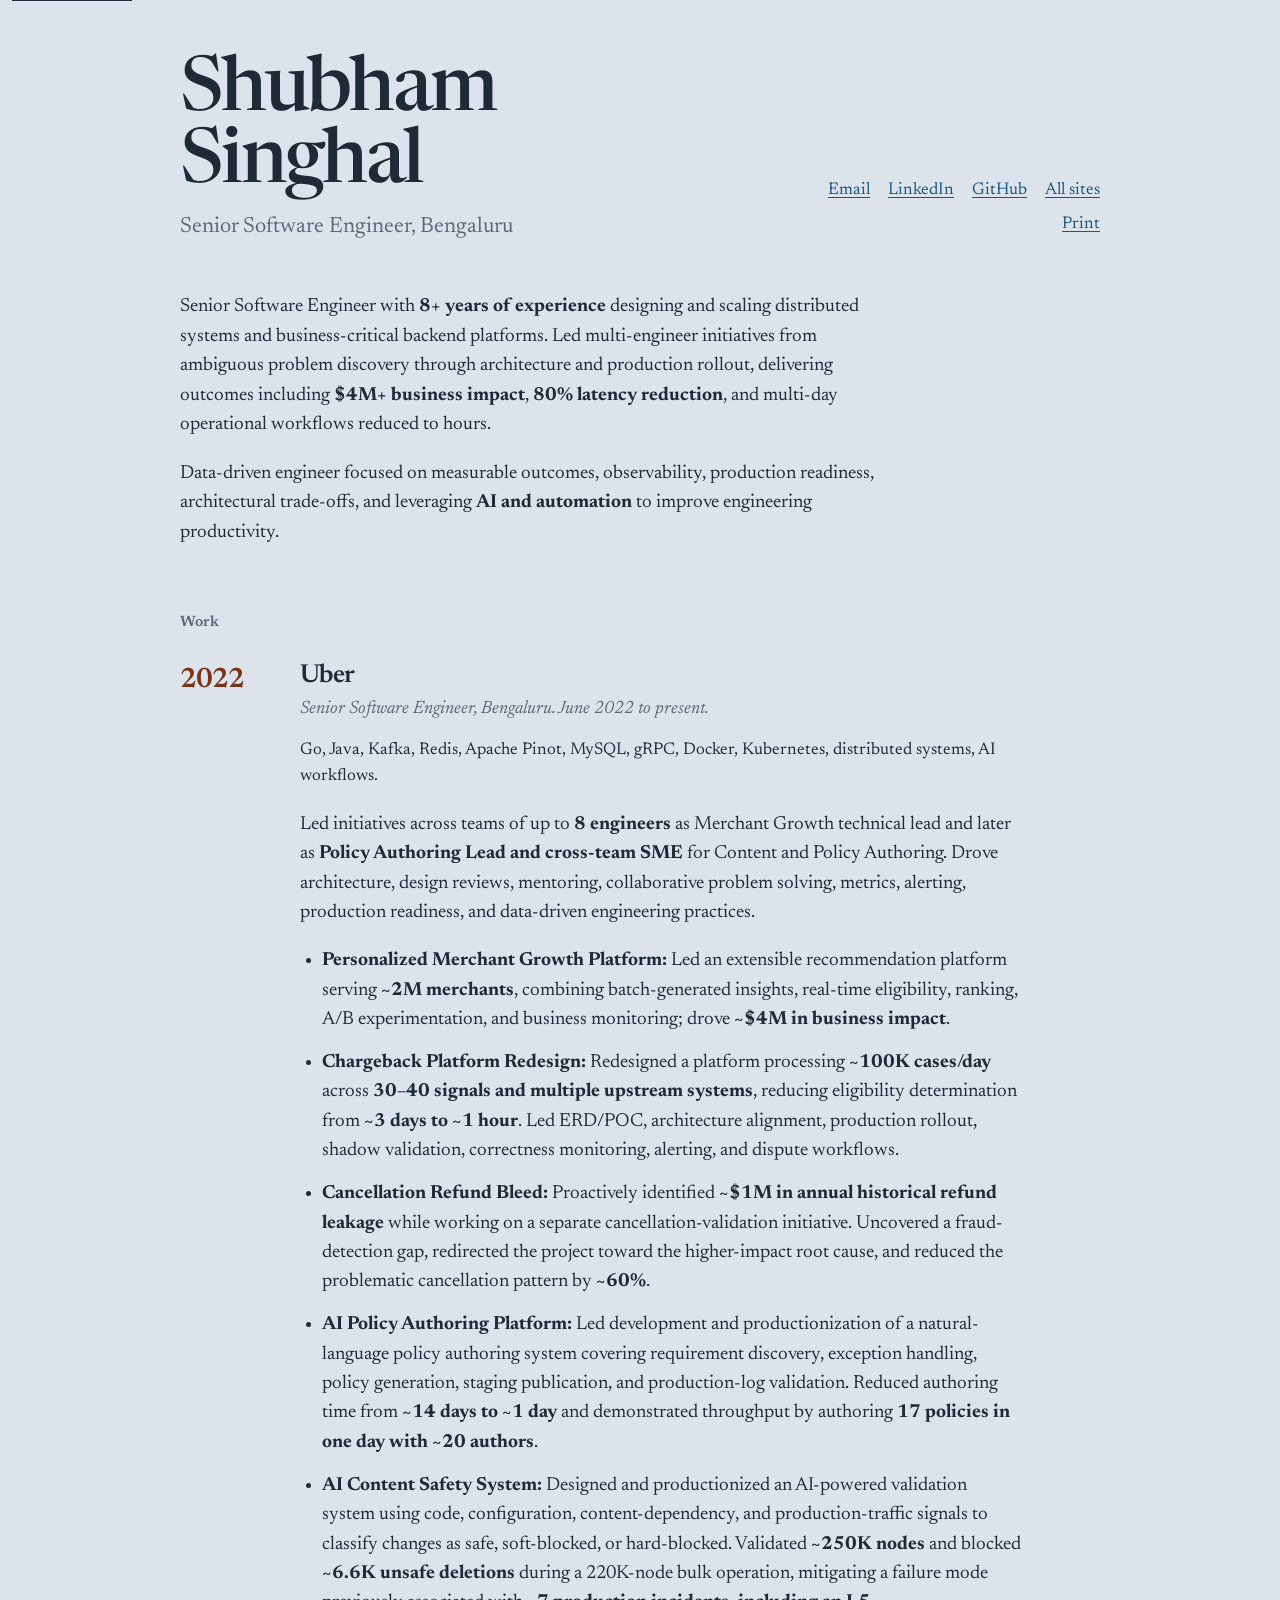
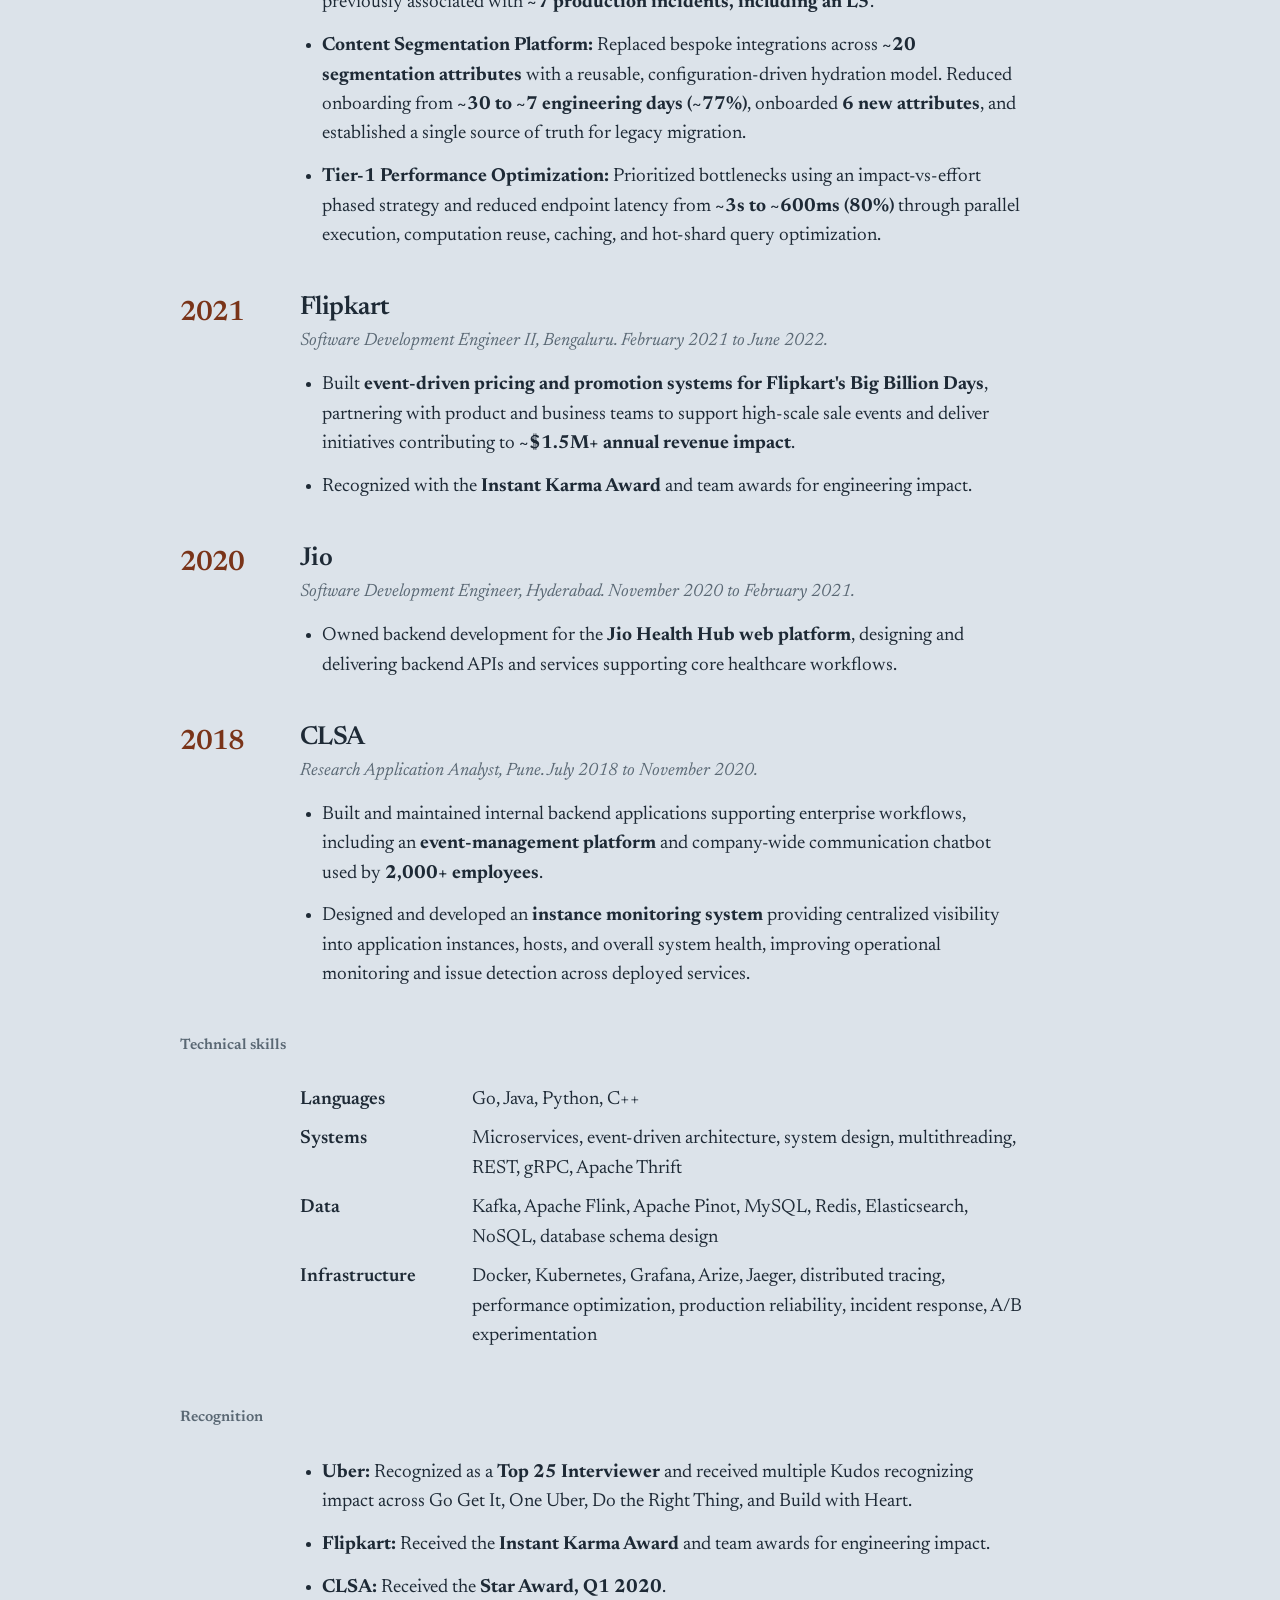
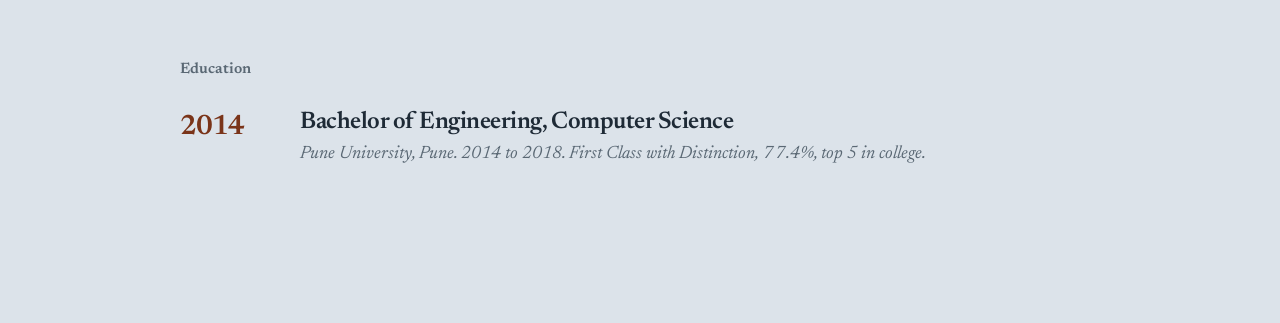
<file: resume/index.html>
<!doctype html>
<html lang="en">
<head>
  <meta charset="utf-8">
  <meta name="viewport" content="width=device-width, initial-scale=1">
  <title>Shubham Singhal — Senior Software Engineer</title>
  <meta name="description" content="Senior Software Engineer in Bengaluru. Distributed systems, backend platforms, and AI-native engineering.">
  <link rel="preconnect" href="https://fonts.googleapis.com">
  <link rel="preconnect" href="https://fonts.gstatic.com" crossorigin>
  <link href="https://fonts.googleapis.com/css2?family=Newsreader:opsz,ital,wght@6..72,400;6..72,500;6..72,600;6..72,700;6..72,400i&display=swap" rel="stylesheet">
  <style>
    :root {
      --paper: #dce3ea;
      --ink: #1e2a36;
      --quiet: #5a6874;
      --rule: #b8c3cd;
      --year: #7a3419;
      --link: #1a5780;
    }

    * { box-sizing: border-box; }
    html { scroll-behavior: smooth; }

    body {
      margin: 0;
      background: var(--paper);
      color: var(--ink);
      font-family: Newsreader, "Iowan Old Style", "Palatino Linotype", Palatino, serif;
      font-optical-sizing: auto;
      font-size: 19px;
      font-weight: 400;
      line-height: 1.55;
      -webkit-font-smoothing: antialiased;
    }

    a {
      color: var(--link);
      text-decoration-thickness: 1px;
      text-underline-offset: 3px;
    }

    a:hover { text-decoration-thickness: 2px; }

    a:focus-visible,
    button:focus-visible {
      outline: 2px solid var(--link);
      outline-offset: 3px;
    }

    .skip {
      position: absolute;
      left: 12px;
      top: -40px;
      background: var(--ink);
      color: var(--paper);
      padding: 6px 10px;
    }

    .skip:focus { top: 12px; }

    .page {
      width: min(920px, calc(100% - 40px));
      margin: 0 auto;
      padding: 56px 0 96px;
    }

    .masthead {
      display: flex;
      justify-content: space-between;
      gap: 24px;
      align-items: flex-end;
      margin-bottom: 48px;
    }

    h1 {
      margin: 0;
      font-size: clamp(42px, 8vw, 76px);
      font-weight: 500;
      letter-spacing: -0.035em;
      line-height: 0.95;
    }

    .who {
      margin: 10px 0 0;
      font-size: 22px;
      font-weight: 400;
      color: var(--quiet);
    }

    .contacts {
      display: flex;
      flex-wrap: wrap;
      justify-content: flex-end;
      gap: 8px 18px;
      padding-bottom: 6px;
      font-size: 17px;
    }

    .contacts button {
      border: 0;
      background: none;
      padding: 0;
      color: var(--link);
      font: inherit;
      cursor: pointer;
      text-decoration: underline;
      text-underline-offset: 3px;
    }

    .summary {
      max-width: 38em;
      margin: 0 0 64px;
    }

    .summary p { margin: 0 0 1em; }
    .summary p:last-child { margin-bottom: 0; }

    h2 {
      margin: 0 0 28px;
      font-size: 15px;
      font-weight: 600;
      color: var(--quiet);
    }

    .job {
      display: grid;
      grid-template-columns: 5.75rem minmax(0, 38em);
      column-gap: 28px;
      margin-bottom: 44px;
    }

    .year {
      margin: 0.15em 0 0;
      font-size: 28px;
      font-weight: 600;
      color: var(--year);
      letter-spacing: -0.03em;
      line-height: 1;
    }

    .job h3 {
      margin: 0;
      font-size: 26px;
      font-weight: 600;
      letter-spacing: -0.02em;
      line-height: 1.15;
    }

    .title {
      margin: 4px 0 14px;
      color: var(--quiet);
      font-size: 18px;
      font-style: italic;
    }

    .stack {
      margin: 0 0 14px;
      font-size: 17px;
    }

    ul {
      margin: 0;
      padding-left: 1.15em;
    }

    li { margin: 0 0 0.7em; }
    li:last-child { margin-bottom: 0; }

    .align-work {
      max-width: 38em;
      margin: 0 0 56px calc(5.75rem + 28px);
    }

    dl {
      margin: 0;
      display: grid;
      grid-template-columns: 9.5rem minmax(0, 1fr);
      gap: 10px 20px;
    }

    dt {
      margin: 0;
      font-weight: 600;
    }

    dd {
      margin: 0;
      color: var(--ink);
    }

    .edu h3 {
      margin: 0;
      font-size: 24px;
      font-weight: 600;
    }

    @media (max-width: 700px) {
      .page { width: calc(100% - 32px); padding-top: 32px; }
      body { font-size: 18px; }
      .masthead { display: block; }
      .contacts { justify-content: flex-start; margin-top: 16px; }
      .job, dl { grid-template-columns: 1fr; }
      .year { margin-bottom: 8px; }
      .align-work { margin-left: 0; }
    }

    @media (prefers-reduced-motion: reduce) {
      html { scroll-behavior: auto; }
    }

    @media print {
      body { background: #fff; }
      .page { width: auto; padding: 0; }
      .contacts button { display: none; }
      a { color: inherit; text-decoration: none; }
      .job { break-inside: avoid; }
    }
  </style>
</head>
<body>
  <a class="skip" href="#work">Skip to work</a>
  <div class="page">
    <header class="masthead">
      <div>
        <h1>Shubham Singhal</h1>
        <p class="who">Senior Software Engineer, Bengaluru</p>
      </div>
      <nav class="contacts" aria-label="Contact">
        <a href="mailto:shubhamsinghal.coder@gmail.com">Email</a>
        <a href="https://www.linkedin.com/in/shubhampsinghal/">LinkedIn</a>
        <a href="https://github.com/singhalshubham89">GitHub</a>
        <a href="../">All sites</a>
        <button type="button" onclick="window.print()">Print</button>
      </nav>
    </header>

    <section class="summary">
      <p>
        Senior Software Engineer with <strong>8+ years of experience</strong> designing and
        scaling distributed systems and business-critical backend platforms.
        Led multi-engineer initiatives from ambiguous problem discovery through
        architecture and production rollout, delivering outcomes including
        <strong>$4M+ business impact</strong>, <strong>80% latency reduction</strong>, and
        multi-day operational workflows reduced to hours.
      </p>
      <p>
        Data-driven engineer focused on measurable outcomes, observability,
        production readiness, architectural trade-offs, and leveraging
        <strong>AI and automation</strong> to improve engineering productivity.
      </p>
    </section>

    <section id="work">
      <h2>Work</h2>

      <article class="job">
        <p class="year">2022</p>
        <div>
          <h3>Uber</h3>
          <p class="title">Senior Software Engineer, Bengaluru. June 2022 to present.</p>
          <p class="stack">Go, Java, Kafka, Redis, Apache Pinot, MySQL, gRPC, Docker, Kubernetes, distributed systems, AI workflows.</p>
          <p>
            Led initiatives across teams of up to <strong>8 engineers</strong> as Merchant Growth
            technical lead and later as <strong>Policy Authoring Lead and cross-team SME</strong>
            for Content and Policy Authoring. Drove architecture, design reviews,
            mentoring, collaborative problem solving, metrics, alerting, production
            readiness, and data-driven engineering practices.
          </p>
          <ul>
            <li>
              <strong>Personalized Merchant Growth Platform:</strong>
              Led an extensible recommendation platform serving
              <strong>~2M merchants</strong>, combining batch-generated insights,
              real-time eligibility, ranking, A/B experimentation, and business
              monitoring; drove <strong>~$4M in business impact</strong>.
            </li>
            <li>
              <strong>Chargeback Platform Redesign:</strong>
              Redesigned a platform processing <strong>~100K cases/day</strong> across
              <strong>30–40 signals and multiple upstream systems</strong>, reducing eligibility
              determination from <strong>~3 days to ~1 hour</strong>.
              Led ERD/POC, architecture alignment, production rollout, shadow validation,
              correctness monitoring, alerting, and dispute workflows.
            </li>
            <li>
              <strong>Cancellation Refund Bleed:</strong>
              Proactively identified <strong>~$1M in annual historical refund leakage</strong>
              while working on a separate cancellation-validation initiative.
              Uncovered a fraud-detection gap, redirected the project toward the
              higher-impact root cause, and reduced the problematic cancellation pattern
              by <strong>~60%</strong>.
            </li>
            <li>
              <strong>AI Policy Authoring Platform:</strong>
              Led development and productionization of a natural-language policy
              authoring system covering requirement discovery, exception handling,
              policy generation, staging publication, and production-log validation.
              Reduced authoring time from <strong>~14 days to ~1 day</strong> and
              demonstrated throughput by authoring
              <strong>17 policies in one day with ~20 authors</strong>.
            </li>
            <li>
              <strong>AI Content Safety System:</strong>
              Designed and productionized an AI-powered validation system using code,
              configuration, content-dependency, and production-traffic signals to
              classify changes as safe, soft-blocked, or hard-blocked.
              Validated <strong>~250K nodes</strong> and blocked
              <strong>~6.6K unsafe deletions</strong> during a 220K-node bulk operation,
              mitigating a failure mode previously associated with
              <strong>~7 production incidents, including an L5</strong>.
            </li>
            <li>
              <strong>Content Segmentation Platform:</strong>
              Replaced bespoke integrations across
              <strong>~20 segmentation attributes</strong> with a reusable,
              configuration-driven hydration model.
              Reduced onboarding from
              <strong>~30 to ~7 engineering days (~77%)</strong>,
              onboarded <strong>6 new attributes</strong>, and established a single source of
              truth for legacy migration.
            </li>
            <li>
              <strong>Tier-1 Performance Optimization:</strong>
              Prioritized bottlenecks using an impact-vs-effort phased strategy and
              reduced endpoint latency from
              <strong>~3s to ~600ms (80%)</strong> through parallel execution,
              computation reuse, caching, and hot-shard query optimization.
            </li>
          </ul>
        </div>
      </article>

      <article class="job">
        <p class="year">2021</p>
        <div>
          <h3>Flipkart</h3>
          <p class="title">Software Development Engineer II, Bengaluru. February 2021 to June 2022.</p>
          <ul>
            <li>
              Built <strong>event-driven pricing and promotion systems for Flipkart's Big Billion Days</strong>,
              partnering with product and business teams to support high-scale sale events and deliver initiatives contributing to
              <strong>~$1.5M+ annual revenue impact</strong>.
            </li>
            <li>
              Recognized with the <strong>Instant Karma Award</strong> and team awards
              for engineering impact.
            </li>
          </ul>
        </div>
      </article>

      <article class="job">
        <p class="year">2020</p>
        <div>
          <h3>Jio</h3>
          <p class="title">Software Development Engineer, Hyderabad. November 2020 to February 2021.</p>
          <ul>
            <li>
              Owned backend development for the
              <strong>Jio Health Hub web platform</strong>, designing and delivering
              backend APIs and services supporting core healthcare workflows.
            </li>
          </ul>
        </div>
      </article>

      <article class="job">
        <p class="year">2018</p>
        <div>
          <h3>CLSA</h3>
          <p class="title">Research Application Analyst, Pune. July 2018 to November 2020.</p>
          <ul>
            <li>
              Built and maintained internal backend applications supporting
              enterprise workflows, including an <strong>event-management platform</strong>
              and company-wide communication chatbot used by
              <strong>2,000+ employees</strong>.
            </li>
            <li>
              Designed and developed an <strong>instance monitoring system</strong> providing
              centralized visibility into application instances, hosts, and overall
              system health, improving operational monitoring and issue detection
              across deployed services.
            </li>
          </ul>
        </div>
      </article>
    </section>

    <section id="skills">
      <h2>Technical skills</h2>
      <dl class="align-work">
        <dt>Languages</dt>
        <dd>Go, Java, Python, C++</dd>
        <dt>Systems</dt>
        <dd>Microservices, event-driven architecture, system design, multithreading, REST, gRPC, Apache Thrift</dd>
        <dt>Data</dt>
        <dd>Kafka, Apache Flink, Apache Pinot, MySQL, Redis, Elasticsearch, NoSQL, database schema design</dd>
        <dt>Infrastructure</dt>
        <dd>Docker, Kubernetes, Grafana, Arize, Jaeger, distributed tracing, performance optimization, production reliability, incident response, A/B experimentation</dd>
      </dl>
    </section>

    <section id="recognition">
      <h2>Recognition</h2>
      <ul class="align-work">
          <li>
            <strong>Uber:</strong> Recognized as a <strong>Top 25 Interviewer</strong> and received
            multiple Kudos recognizing impact across
            Go Get It, One Uber, Do the Right Thing, and Build with Heart.
          </li>
          <li>
            <strong>Flipkart:</strong> Received the <strong>Instant Karma Award</strong>
            and team awards for engineering impact.
          </li>
          <li>
            <strong>CLSA:</strong> Received the <strong>Star Award, Q1 2020</strong>.
          </li>
        </ul>
    </section>

    <section class="edu" id="education">
      <h2>Education</h2>
      <article class="job">
        <p class="year">2014</p>
        <div>
          <h3>Bachelor of Engineering, Computer Science</h3>
          <p class="title">Pune University, Pune. 2014 to 2018. First Class with Distinction, 77.4%, top 5 in college.</p>
        </div>
      </article>
    </section>
  </div>
</body>
</html>
</file>
